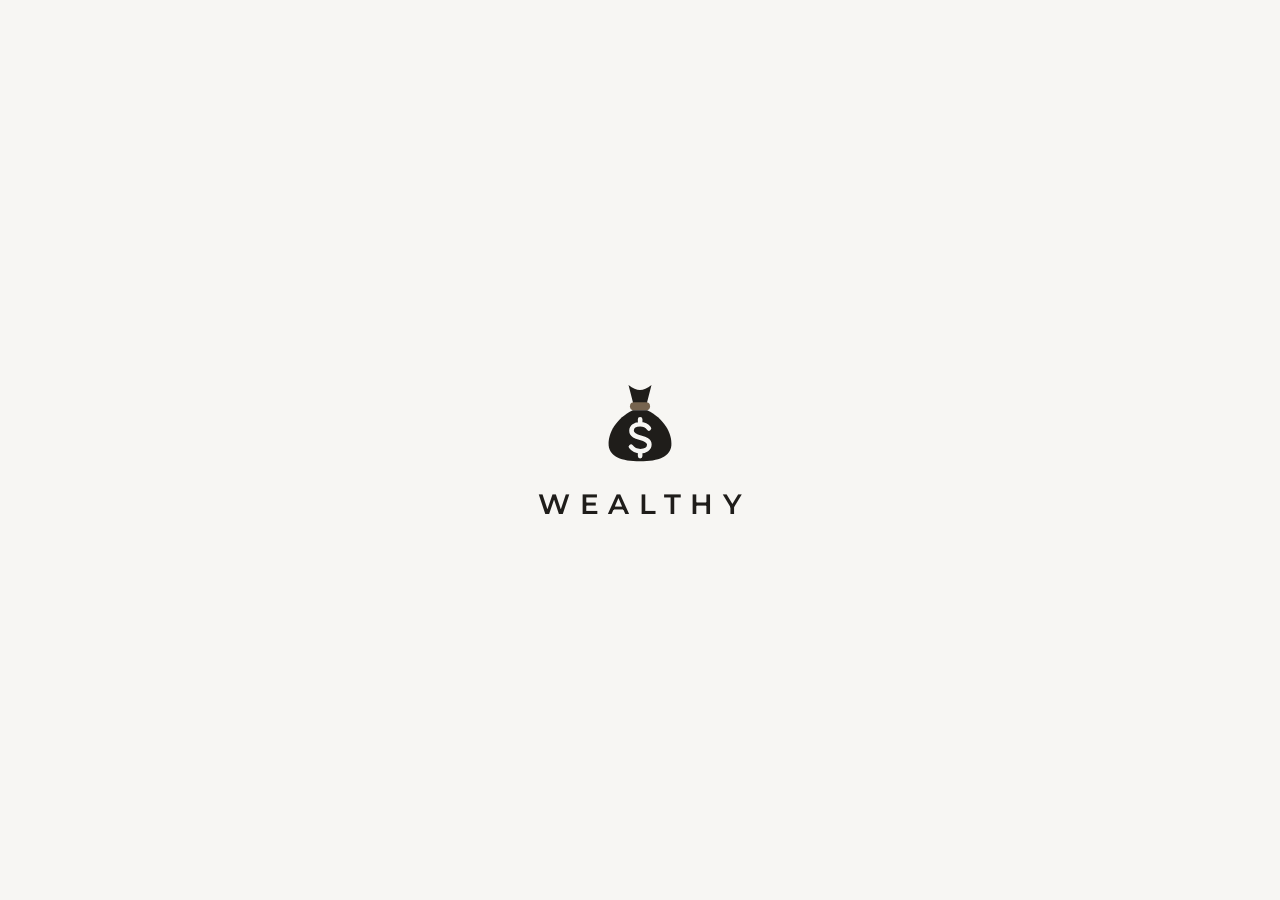
<file: index.html>
<!doctype html>
<html lang="en">
<head>
<meta charset="utf-8">
<meta name="viewport" content="width=device-width, initial-scale=1, viewport-fit=cover">
<title>Wealthy</title>
<meta name="description" content="Wealthy test version: see where a verified net worth would rank in a city, state, country and the world. Sample data only.">
<meta name="theme-color" content="#F7F6F3" media="(prefers-color-scheme: light)">
<meta name="theme-color" content="#161513" media="(prefers-color-scheme: dark)">
<meta name="apple-mobile-web-app-capable" content="yes">
<meta name="mobile-web-app-capable" content="yes">
<meta name="apple-mobile-web-app-status-bar-style" content="default">
<meta name="apple-mobile-web-app-title" content="Wealthy">
<link rel="manifest" href="manifest.webmanifest?v=3">
<link rel="icon" type="image/png" sizes="32x32" href="wealthy-favicon-32.png">
<link rel="icon" type="image/png" sizes="192x192" href="wealthy-icon-192.png">
<link rel="apple-touch-icon" sizes="180x180" href="wealthy-apple-touch-180.png?v=3">
<style>
/* Montserrat, SIL Open Font License 1.1 (see OFL.txt). Bundled so no font request goes to a third party. */
@font-face {
  font-family: 'Montserrat';
  font-style: normal;
  font-weight: 400 700;
  font-display: swap;
  src: url([data-uri]) format('woff2');
}
:root {
  --font: 'Gotham', 'Montserrat', 'Helvetica Neue', Helvetica, Arial, sans-serif;
  --ground: #F7F6F3;
  --surface: #FFFFFF;
  --surface-2: #EFECE6;
  --seg: #ECE8E1;
  --ink: #1F1D1A;
  --text-2: #3A3631;
  --muted: #67625A;
  --line: #E4E0D8;
  --line-soft: #ECE9E3;
  --border: #D9D4CC;
  --field-border: #8E877D;
  --accent: #76644F;
  --on-ink: #F7F6F3;
  --track-off: #8E877D;
  --knob-on: #FFFFFF;
  --error: #A3392B;
  --on-error: #FFFFFF;
  --mix-1: #76644F; --mix-2: #1F1D1A; --mix-3: #A89C8C; --mix-4: #C7BEB1; --mix-5: #DDD6CB;
  --av1: #DCD5CA; --av2: #D9CFC4; --av3: #CDD2D6; --av4: #D8CDCB; --av5: #D3D3C6; --av6: #D2CED6;
  --scrim: rgba(31, 29, 26, 0.4);
  --bill: #B9C2AE; --bill-edge: #7E8A72; --coin: #D6BF8E; --coin-edge: #9C8150;
  color-scheme: light dark;
  box-sizing: border-box;
  padding-top: env(safe-area-inset-top, 0px);
  padding-bottom: env(safe-area-inset-bottom, 0px);
}
@media (prefers-color-scheme: dark) {
  :root:not([data-theme="light"]) {
    --ground: #161513; --surface: #1F1D1A; --surface-2: #2A2723; --seg: #24221E;
    --ink: #F2EFE9; --text-2: #D8D3CA; --muted: #A8A399; --line: #34302B; --line-soft: #2B2824;
    --border: #3F3A34; --field-border: #7A746A; --accent: #C7B49A; --on-ink: #161513;
    --track-off: #7A746A; --knob-on: #161513; --error: #F2A193; --on-error: #161513;
    --mix-1: #C7B49A; --mix-2: #F2EFE9; --mix-3: #8C8172; --mix-4: #6A6157; --mix-5: #4A443D;
    --av1: #3A352E; --av2: #3B3430; --av3: #30353A; --av4: #3A3132; --av5: #34352D; --av6: #35323A;
    --scrim: rgba(0, 0, 0, 0.55);
    --bill: #56624F; --bill-edge: #94A288; --coin: #8A7650; --coin-edge: #CDB78F;
  }
}
:root[data-theme="dark"] {
  --ground: #161513; --surface: #1F1D1A; --surface-2: #2A2723; --seg: #24221E;
  --ink: #F2EFE9; --text-2: #D8D3CA; --muted: #A8A399; --line: #34302B; --line-soft: #2B2824;
  --border: #3F3A34; --field-border: #7A746A; --accent: #C7B49A; --on-ink: #161513;
  --track-off: #7A746A; --knob-on: #161513; --error: #F2A193; --on-error: #161513;
  --mix-1: #C7B49A; --mix-2: #F2EFE9; --mix-3: #8C8172; --mix-4: #6A6157; --mix-5: #4A443D;
  --av1: #3A352E; --av2: #3B3430; --av3: #30353A; --av4: #3A3132; --av5: #34352D; --av6: #35323A;
  --scrim: rgba(0, 0, 0, 0.55);
    --bill: #56624F; --bill-edge: #94A288; --coin: #8A7650; --coin-edge: #CDB78F;
}
*, *::before, *::after { box-sizing: inherit; }
[hidden] { display: none !important; }
html { height: 100%; overflow: hidden; overscroll-behavior: none; background: var(--ground); -webkit-text-size-adjust: 100%; }
body { margin: 0; height: 100%; overflow: hidden; overscroll-behavior: none; background: var(--ground); color: var(--ink); font-family: var(--font); font-size: 15px; line-height: 1.4; -webkit-font-smoothing: antialiased; -webkit-tap-highlight-color: transparent; }
button, input, textarea { font-family: inherit; }
a { color: inherit; }
img { max-width: 100%; }
:focus-visible { outline: 2px solid var(--accent); outline-offset: 2px; }
h1:focus, h1:focus-visible { outline: none; }
.sr { position: absolute; width: 1px; height: 1px; padding: 0; margin: -1px; overflow: hidden; clip: rect(0 0 0 0); white-space: nowrap; border: 0; }
.sr-file { position: absolute; width: 1px; height: 1px; opacity: 0; overflow: hidden; pointer-events: none; }
.skip-link { position: fixed; left: 12px; top: -80px; z-index: 60; padding: 10px 14px; border-radius: 10px; background: var(--ink); color: var(--on-ink); font-weight: 600; text-decoration: none; }
.skip-link:focus { top: calc(8px + env(safe-area-inset-top, 0px)); }

/* Layout */
.app { display: block; max-width: 440px; height: 100%; margin: 0 auto; overflow-y: auto; overflow-x: hidden; -webkit-overflow-scrolling: touch; overscroll-behavior-y: contain; scroll-padding-top: 12px; }
.screen { padding: 16px 20px 32px; display: flex; flex-direction: column; gap: 22px; }
.screen.has-tabs { padding-bottom: calc(104px + env(safe-area-inset-bottom, 0px)); }
.screen.has-dock { padding-bottom: calc(112px + env(safe-area-inset-bottom, 0px)); }
.screen--welcome { min-height: 100%; justify-content: space-between; padding: 16px 24px 24px; gap: 28px; }
.stack-lg { display: flex; flex-direction: column; gap: 28px; }
.stack-md { display: flex; flex-direction: column; gap: 14px; }
.stack-sm { display: flex; flex-direction: column; gap: 12px; }
.stack-xs { display: flex; flex-direction: column; gap: 6px; }
.stack-2 { display: flex; flex-direction: column; gap: 2px; }
.grow { flex: 1; min-width: 0; display: flex; flex-direction: column; gap: 2px; }
.center { text-align: center; align-items: center; }

/* Type */
.wordmark { font-weight: 600; font-size: 18px; letter-spacing: 0.32em; text-transform: uppercase; }
.wordmark--xl { font-size: 34px; letter-spacing: 0.3em; line-height: 1; }
.eyebrow { font-size: 12px; font-weight: 600; letter-spacing: 0.14em; text-transform: uppercase; color: var(--muted); }
.eyebrow--accent { color: var(--accent); font-weight: 700; }
.title { margin: 0; font-size: 40px; font-weight: 500; line-height: 1.05; letter-spacing: -0.02em; }
.h-xl { margin: 0; font-size: 32px; font-weight: 500; line-height: 1.12; letter-spacing: -0.02em; }
.h2 { margin: 0; font-size: 20px; font-weight: 500; letter-spacing: -0.01em; }
.lede { margin: 0; font-size: 15px; line-height: 1.55; color: var(--muted); }
.small { font-size: 12px; color: var(--muted); line-height: 1.45; }
.fine { margin: 0; font-size: 12px; line-height: 1.5; color: var(--muted); text-align: center; }
.opt-title { font-size: 15px; font-weight: 600; color: var(--ink); }
.ellipsis { white-space: nowrap; overflow: hidden; text-overflow: ellipsis; }
.demo-bar { margin: 0; padding: 8px 12px; border-radius: 10px; background: var(--surface-2); font-size: 12px; line-height: 1.45; color: var(--muted); }
.demo-bar strong { color: var(--ink); font-weight: 600; }
.error { margin: 0; font-size: 13px; font-weight: 600; line-height: 1.45; color: var(--error); }

/* Controls */
.topbar { display: flex; align-items: center; justify-content: space-between; min-height: 44px; }
.icon-btn { width: 44px; height: 44px; flex-shrink: 0; border-radius: 22px; border: 1px solid var(--border); background: transparent; color: var(--ink); display: inline-flex; align-items: center; justify-content: center; padding: 0; cursor: pointer; text-decoration: none; }
.icon-btn--solid { background: var(--ink); border-color: var(--ink); color: var(--on-ink); }
.btn { width: 100%; min-height: 54px; padding: 0 20px; border-radius: 27px; border: 1px solid transparent; font-size: 16px; font-weight: 700; line-height: 1.2; display: inline-flex; align-items: center; justify-content: center; text-align: center; text-decoration: none; cursor: pointer; }
.btn--primary { background: var(--ink); color: var(--on-ink); }
.btn--outline { background: transparent; color: var(--ink); border-color: var(--border); min-height: 48px; font-size: 15px; font-weight: 600; }
.btn--danger { background: var(--error); color: var(--on-error); }
.btn--sm { width: auto; min-height: 44px; padding: 0 18px; border-radius: 22px; font-size: 14px; font-weight: 600; }
.btn--text { width: auto; min-height: 44px; padding: 0; background: none; border: 0; color: var(--muted); font-size: 14px; font-weight: 600; text-decoration: underline; text-underline-offset: 3px; align-self: flex-start; }
.row-btns { display: flex; gap: 10px; flex-wrap: wrap; }
.row-btns.full > * { flex: 1; }
.pill { padding: 6px 10px; border-radius: 999px; border: 1px solid var(--border); font-size: 12px; font-weight: 600; color: var(--muted); white-space: nowrap; }
.pill--accent { color: var(--accent); }
.seg { display: grid; grid-template-columns: repeat(4, minmax(0, 1fr)); gap: 4px; padding: 4px; background: var(--seg); border-radius: 14px; }
.seg button { min-height: 44px; border: 0; border-radius: 10px; background: transparent; color: var(--muted); font-size: 14px; font-weight: 600; cursor: pointer; }
.seg button[aria-pressed="true"] { background: var(--ink); color: var(--on-ink); }
.chips-row { display: flex; flex-wrap: wrap; gap: 8px; }
.chip-btn { min-height: 44px; padding: 0 16px; border-radius: 22px; border: 1px solid var(--border); background: transparent; color: var(--ink); font-size: 14px; font-weight: 600; cursor: pointer; }
.chip-btn[aria-pressed="true"] { background: var(--ink); border-color: var(--ink); color: var(--on-ink); }
.chips { display: flex; flex-wrap: wrap; gap: 8px; }
.chip { padding: 8px 14px; border-radius: 999px; border: 1px solid var(--border); font-size: 13px; }
.inline-link { color: var(--ink); font-weight: 600; text-underline-offset: 2px; }

/* Cards and rows */
.card { background: var(--surface); border: 1px solid var(--line); border-radius: 20px; padding: 20px; display: flex; flex-direction: column; gap: 16px; }
.card--tight { gap: 10px; }
.card-top { display: flex; flex-wrap: wrap; justify-content: space-between; align-items: flex-start; gap: 12px; }
.card-note { margin: 0; display: flex; gap: 8px; align-items: flex-start; font-size: 12px; line-height: 1.45; color: var(--muted); border-top: 1px solid var(--line); padding-top: 12px; }
.card-note svg { flex-shrink: 0; margin-top: 1px; }
.rank-num { font-size: 42px; font-weight: 600; line-height: 1.05; letter-spacing: -0.02em; color: var(--accent); font-variant-numeric: lining-nums tabular-nums; }
.stat-grid { display: grid; grid-template-columns: repeat(2, minmax(0, 1fr)); gap: 12px; border-top: 1px solid var(--line); padding-top: 14px; }
.stat-big { font-size: 20px; font-weight: 600; }
.list-head { display: flex; justify-content: space-between; align-items: baseline; gap: 12px; padding-bottom: 8px; border-bottom: 1px solid var(--line); }
.row { display: flex; align-items: center; gap: 12px; min-height: 66px; border-bottom: 1px solid var(--line-soft); }
.row:last-child { border-bottom: 0; }
.row .rank { width: 24px; flex-shrink: 0; font-size: 18px; font-weight: 600; font-variant-numeric: tabular-nums; }
.name-line { display: flex; align-items: center; gap: 6px; min-width: 0; }
.name { font-size: 15px; font-weight: 600; white-space: nowrap; overflow: hidden; text-overflow: ellipsis; }
.end { display: flex; flex-direction: column; align-items: flex-end; gap: 2px; flex-shrink: 0; }
.amount { font-size: 15px; font-weight: 600; font-variant-numeric: tabular-nums; }
.amount--muted { color: var(--muted); }
.move { font-size: 12px; font-weight: 600; color: var(--muted); }
.move--up { color: var(--accent); }
.status-flag { font-size: 12px; font-weight: 600; color: var(--accent); }
.verified { flex-shrink: 0; }
.verified circle { fill: var(--ink); }
.verified path { fill: none; stroke: var(--ground); }
.avatar { border-radius: 50%; display: inline-flex; align-items: center; justify-content: center; font-weight: 700; color: var(--ink); flex-shrink: 0; overflow: hidden; }
.avatar img { width: 100%; height: 100%; object-fit: cover; display: block; }
.avatar--ring { border: 2px solid var(--accent); }
.icon-box { width: 40px; height: 40px; border-radius: 12px; background: var(--surface-2); color: var(--ink); display: flex; align-items: center; justify-content: center; flex-shrink: 0; }

/* Welcome */
.ladder { display: flex; flex-direction: column; }
.ladder-row { display: flex; justify-content: space-between; align-items: baseline; padding-top: 12px; padding-bottom: 12px; border-top: 1px solid var(--line); font-size: 24px; font-weight: 500; letter-spacing: -0.01em; }
.ladder-row:last-child { border-bottom: 1px solid var(--line); }
.ladder-hash { color: var(--accent); font-size: 20px; }
.footer-links { display: flex; flex-wrap: wrap; justify-content: center; gap: 0 18px; }
.footer-links a { display: inline-flex; align-items: center; min-height: 32px; font-size: 12px; font-weight: 600; color: var(--muted); text-underline-offset: 2px; }

/* Forms and onboarding */
.step-head { display: flex; align-items: center; gap: 14px; }
.progress { display: grid; grid-template-columns: repeat(3, minmax(0, 1fr)); gap: 4px; margin-top: 4px; }
.progress span { height: 4px; border-radius: 2px; background: var(--line); }
.progress span.on { background: var(--accent); }
.opts { display: flex; flex-direction: column; }
.opt { display: flex; align-items: center; gap: 12px; width: 100%; min-height: 68px; padding: 0; border: 0; border-bottom: 1px solid var(--line-soft); background: transparent; color: var(--ink); text-align: left; cursor: pointer; }
.opt:last-child { border-bottom: 0; }
.linked { display: inline-flex; align-items: center; gap: 4px; font-size: 13px; font-weight: 600; color: var(--accent); flex-shrink: 0; }
.chev { color: var(--muted); display: inline-flex; flex-shrink: 0; }
.note { display: flex; gap: 12px; align-items: flex-start; padding: 14px; border-radius: 14px; background: var(--surface-2); }
.note p { margin: 0; font-size: 13px; line-height: 1.45; color: var(--muted); }
.note svg { flex-shrink: 0; margin-top: 1px; }
.dock { position: fixed; left: 50%; bottom: 0; transform: translateX(-50%); width: 100%; max-width: 440px; padding: 12px 20px calc(16px + env(safe-area-inset-bottom, 0px)); background: var(--ground); border-top: 1px solid var(--line); z-index: 10; }
.photo-row { display: flex; align-items: center; gap: 14px; flex-wrap: wrap; }
.field { display: flex; flex-direction: column; gap: 8px; }
.field label { font-size: 13px; font-weight: 600; }
.input { width: 100%; min-height: 48px; padding: 0 14px; border-radius: 12px; border: 1px solid var(--field-border); background: var(--surface); color: var(--ink); font-size: 16px; }
.input::placeholder { color: var(--muted); opacity: 1; }
.input[aria-invalid="true"] { border-color: var(--error); border-width: 2px; }
.textarea { min-height: 128px; padding: 12px 14px; line-height: 1.5; resize: none; }
fieldset { border: 0; margin: 0; padding: 0; min-width: 0; display: flex; flex-direction: column; gap: 8px; }
legend { padding: 0; margin-bottom: 10px; font-size: 20px; font-weight: 500; letter-spacing: -0.01em; }
.radio { display: flex; align-items: center; gap: 12px; min-height: 58px; padding: 0 14px; border-radius: 14px; border: 1px solid var(--line); cursor: pointer; }
.radio.is-on { border-color: var(--accent); background: var(--surface); }
.radio input { width: 20px; height: 20px; margin: 0; flex-shrink: 0; accent-color: var(--accent); }
.check { display: flex; gap: 12px; align-items: flex-start; padding: 10px 0; font-size: 14px; line-height: 1.5; cursor: pointer; }
.check input { width: 22px; height: 22px; margin: 1px 0 0; flex-shrink: 0; accent-color: var(--accent); }
.check a { color: var(--ink); font-weight: 600; }
.switch-row { display: flex; align-items: center; gap: 14px; min-height: 72px; border-bottom: 1px solid var(--line-soft); }
.switch { min-width: 56px; min-height: 44px; padding: 0; border: 0; background: transparent; display: flex; align-items: center; justify-content: center; cursor: pointer; flex-shrink: 0; }
.switch .track { width: 52px; height: 32px; border-radius: 16px; padding: 3px; background: var(--track-off); display: flex; justify-content: flex-start; transition: background-color 0.2s; }
.switch[aria-checked="true"] .track { background: var(--accent); justify-content: flex-end; }
.switch .knob { width: 26px; height: 26px; border-radius: 13px; background: #FFFFFF; box-shadow: 0 1px 2px rgba(0, 0, 0, 0.25); }
.switch[aria-checked="true"] .knob { background: var(--knob-on); }
.link-list { display: flex; flex-direction: column; }
.link-list a { display: flex; align-items: center; justify-content: space-between; gap: 12px; min-height: 52px; border-bottom: 1px solid var(--line-soft); text-decoration: none; font-size: 15px; font-weight: 600; }
.link-list a:last-child { border-bottom: 0; }
.details { margin: 0; display: flex; flex-direction: column; }
.details div { padding: 12px 0; border-bottom: 1px solid var(--line-soft); }
.details dt { font-size: 12px; font-weight: 600; letter-spacing: 0.06em; text-transform: uppercase; color: var(--muted); }
.details dd { margin: 4px 0 0; font-size: 15px; overflow-wrap: anywhere; }

/* Brand */
.brand { display: inline-flex; align-items: center; gap: 10px; color: var(--ink); }
.bag { flex-shrink: 0; }
.bag .bag-body { fill: currentColor; }
.bag .bag-band { fill: var(--accent); }
.bag .bag-sign { fill: none; stroke: var(--ground); stroke-width: 3.2; stroke-linecap: round; stroke-linejoin: round; }
.welcome-brand { display: flex; align-items: center; gap: 14px; color: var(--ink); }

/* Load-in screen */
.splash { position: fixed; inset: 0; z-index: 100; background: var(--ground); display: flex; align-items: center; justify-content: center; overflow: hidden; transition: opacity 0.45s ease; cursor: pointer; }
.splash.is-leaving { opacity: 0; pointer-events: none; }
.splash-rain { position: absolute; inset: 0; z-index: 1; pointer-events: none; }
.splash-mark { position: relative; z-index: 2; display: flex; flex-direction: column; align-items: center; gap: 18px; color: var(--ink); animation: mark-in 0.7s cubic-bezier(0.2, 0.8, 0.2, 1) both; }
.splash-word { font-weight: 600; font-size: 28px; letter-spacing: 0.34em; padding-left: 0.34em; text-transform: uppercase; }
@keyframes mark-in { from { opacity: 0; transform: translateY(12px) scale(0.94); } to { opacity: 1; transform: none; } }
.money { position: absolute; top: 0; left: var(--x); width: var(--w); animation: fall var(--t) cubic-bezier(0.35, 0.05, 0.6, 1) var(--d) both; will-change: transform; }
.money svg { display: block; width: 100%; height: auto; }
@keyframes fall { from { transform: translate3d(0, -20vh, 0) rotate(var(--r0)); } to { transform: translate3d(var(--drift), 112vh, 0) rotate(var(--r1)); } }
.bill { fill: var(--bill); stroke: var(--bill-edge); stroke-width: 1.5; }
.bill-line, .coin-line { fill: none; stroke-width: 1; }
.bill-line, .bill-mark { stroke: var(--bill-edge); }
.coin { fill: var(--coin); stroke: var(--coin-edge); stroke-width: 1.5; }
.coin-line, .coin-mark { stroke: var(--coin-edge); }
.bill-mark, .coin-mark { fill: none; stroke-width: 1.6; stroke-linecap: round; }

/* Feed */
.update-text { margin: 0; font-size: 21px; font-weight: 500; line-height: 1.3; letter-spacing: -0.01em; }
.feed-tabs { display: grid; grid-template-columns: repeat(4, minmax(0, 1fr)); margin: 0 -20px; padding: 0 6px; border-bottom: 1px solid var(--line); }
.feed-tab { position: relative; min-height: 48px; padding: 0 2px; border: 0; background: transparent; color: var(--muted); font-size: 14px; font-weight: 600; cursor: pointer; }
.feed-tab[aria-pressed="true"] { color: var(--ink); font-weight: 700; }
.feed-tab[aria-pressed="true"]::after { content: ''; position: absolute; left: 50%; bottom: -1px; width: 44px; height: 3px; border-radius: 2px; background: var(--accent); transform: translateX(-50%); }
.feed-list { display: flex; flex-direction: column; margin: -10px -20px 0; }
.post { display: flex; gap: 12px; padding: 14px 20px 10px; border-bottom: 1px solid var(--line-soft); }
.post-main { flex: 1; min-width: 0; display: flex; flex-direction: column; gap: 8px; }
.post-head { display: flex; align-items: center; gap: 10px; min-width: 0; }
.who { flex: 1; min-width: 0; display: flex; flex-direction: column; gap: 1px; }
.handle { font-size: 13px; color: var(--muted); white-space: nowrap; overflow: hidden; text-overflow: ellipsis; }
.follow-btn { flex-shrink: 0; min-height: 36px; padding: 0 14px; border-radius: 18px; border: 1px solid var(--border); background: transparent; color: var(--ink); font-size: 13px; font-weight: 600; cursor: pointer; }
.follow-btn[aria-pressed="false"] { background: var(--ink); border-color: var(--ink); color: var(--on-ink); }
.badge { align-self: flex-start; display: inline-flex; align-items: center; gap: 6px; padding: 4px 10px 4px 7px; border-radius: 999px; background: var(--surface-2); color: var(--accent); font-size: 12px; font-weight: 700; }
.badge svg { width: 15px; height: 15px; flex-shrink: 0; }
.post-body { margin: 0; font-size: 15px; line-height: 1.5; color: var(--ink); overflow-wrap: anywhere; white-space: pre-wrap; }
.media { margin: 2px 0 0; border-radius: 16px; overflow: hidden; border: 1px solid var(--line); }
.media svg { display: block; width: 100%; height: auto; }
.sample-tag { font-size: 12px; color: var(--muted); }
.actions { display: flex; justify-content: space-between; max-width: 330px; margin-left: -10px; }
.act { min-height: 44px; padding: 0 10px; border: 0; background: transparent; color: var(--muted); display: inline-flex; align-items: center; gap: 6px; font-size: 13px; font-weight: 600; cursor: pointer; }
.act[aria-pressed="true"] { color: var(--accent); }
.act[aria-pressed="true"] svg path { fill: currentColor; }
.act--repost[aria-pressed="true"] svg path { fill: none; }
.act--flex .flex-ic--on .flex-fill { fill: currentColor; }
.act--flex .flex-ic .flex-sign { fill: none; }
.act--flex .flex-ic--on .flex-sign { stroke: var(--ground); stroke-width: 4.5; stroke-linecap: round; stroke-linejoin: round; }
.icon-btn--plain { width: 44px; height: 44px; margin-right: -10px; border-color: transparent; color: var(--muted); }
.icon-btn--plain svg circle { fill: currentColor; stroke: none; }
.btn--center { align-self: center; }
.feed-list--profile { margin: 0 -20px; border-top: 1px solid var(--line-soft); }
.empty--card { padding: 20px; border: 1px dashed var(--border); border-radius: 16px; }
.compose-tip { display: flex; align-items: center; gap: 6px; margin: 0; }
.compose-tip svg { width: 14px; height: 14px; color: var(--accent); flex-shrink: 0; }
.boost-btn { align-self: flex-start; display: inline-flex; align-items: center; gap: 6px; min-height: 36px; padding: 0 14px; border-radius: 18px; border: 1px solid var(--accent); background: transparent; color: var(--accent); font-size: 13px; font-weight: 700; cursor: pointer; }
.boost-btn svg { width: 15px; height: 15px; }
.boost-wait { align-self: flex-start; display: inline-flex; align-items: center; gap: 6px; font-size: 12px; font-weight: 600; color: var(--muted); }
.boost-wait svg { width: 13px; height: 13px; }
.boost-label { align-self: flex-start; display: inline-flex; align-items: center; gap: 5px; padding: 3px 10px 3px 7px; border-radius: 999px; background: var(--ink); color: var(--on-ink); font-size: 11px; font-weight: 700; letter-spacing: 0.06em; text-transform: uppercase; }
.boost-label svg { width: 13px; height: 13px; }
.post--boosted { box-shadow: inset 3px 0 0 var(--accent); }
.stepper-row { display: flex; align-items: center; justify-content: space-between; gap: 12px; }
.stepper-val { font-size: 24px; font-weight: 600; font-variant-numeric: tabular-nums; }
.boost-total { display: flex; justify-content: space-between; align-items: baseline; padding-top: 12px; border-top: 1px solid var(--line); font-size: 15px; font-weight: 600; }
.boost-total strong { font-size: 28px; font-variant-numeric: tabular-nums; }
.note-line { margin: 0; font-size: 13px; color: var(--muted); }
.icon-btn:disabled { opacity: 0.4; cursor: not-allowed; }
.btn:disabled { opacity: 0.5; cursor: not-allowed; }
.btn--inline { display: inline; min-height: 0; padding: 0; font-size: inherit; vertical-align: baseline; }
.legal-body { font-size: 15px; line-height: 1.6; color: var(--text-2); overflow-wrap: anywhere; }
.legal-body h2 { margin: 28px 0 8px; font-size: 19px; font-weight: 600; line-height: 1.3; color: var(--ink); }
.legal-body h3 { margin: 18px 0 6px; font-size: 15px; font-weight: 700; color: var(--ink); }
.legal-body p { margin: 0 0 12px; }
.legal-body ul { margin: 0 0 12px; padding-left: 20px; }
.legal-body li { margin-bottom: 6px; }
.legal-body strong { color: var(--ink); }
.legal-body a { color: var(--ink); font-weight: 600; text-underline-offset: 2px; }
.legal-body .summary { background: var(--surface); border: 1px solid var(--line); border-radius: 16px; padding: 4px 16px 4px; margin-bottom: 14px; }
.legal-body .summary h2 { margin-top: 14px; }
.legal-body .notice { background: var(--surface-2); border-radius: 12px; padding: 12px 14px; margin: 0 0 12px; font-size: 14px; }
.legal-body .table-wrap { overflow-x: auto; margin: 0 0 14px; border: 1px solid var(--line); border-radius: 12px; }
.legal-body table { border-collapse: collapse; width: 100%; min-width: 480px; font-size: 13px; }
.legal-body th, .legal-body td { text-align: left; vertical-align: top; padding: 8px 10px; border-bottom: 1px solid var(--line-soft); }
.legal-body th { color: var(--ink); font-weight: 700; }
.legal-body code { font-size: 12px; }
.trap { position: absolute; left: -10000px; top: auto; width: 1px; height: 1px; overflow: hidden; }
.sheet-options { display: flex; flex-direction: column; border-top: 1px solid var(--line-soft); }
.sheet-option { min-height: 52px; padding: 0 4px; border: 0; border-bottom: 1px solid var(--line-soft); background: transparent; color: var(--ink); font-size: 15px; font-weight: 600; text-align: left; cursor: pointer; }
.sheet-option--danger { color: var(--error); }
.empty { display: flex; flex-direction: column; align-items: flex-start; gap: 12px; padding: 24px 20px; }
.pop { animation: pop-in 0.55s cubic-bezier(0.2, 0.9, 0.25, 1.15) both; }
@keyframes pop-in { from { opacity: 0; transform: translateY(-14px) scale(0.97); background: var(--surface-2); } to { opacity: 1; transform: none; background: transparent; } }
.sk-post { display: flex; gap: 12px; padding: 16px 20px; border-bottom: 1px solid var(--line-soft); }
.sk { display: block; border-radius: 8px; background: linear-gradient(90deg, var(--surface-2) 0%, var(--line) 50%, var(--surface-2) 100%); background-size: 200% 100%; animation: shimmer 1.1s linear infinite; }
.sk-av { width: 44px; height: 44px; border-radius: 22px; flex-shrink: 0; }
.sk-lines { flex: 1; display: flex; flex-direction: column; gap: 9px; padding-top: 4px; }
.sk-l1 { height: 12px; width: 50%; }
.sk-l2 { height: 12px; width: 88%; }
.sk-l3 { height: 12px; width: 70%; }
.sk-media { height: 150px; border-radius: 16px; }
@keyframes shimmer { from { background-position: 100% 0; } to { background-position: -100% 0; } }
.new-pill { position: fixed; top: calc(72px + env(safe-area-inset-top, 0px)); white-space: nowrap; left: 50%; z-index: 15; display: inline-flex; align-items: center; gap: 10px; min-height: 44px; padding: 0 18px 0 8px; border: 0; border-radius: 22px; background: var(--ink); color: var(--on-ink); font-size: 14px; font-weight: 600; box-shadow: 0 8px 22px rgba(0, 0, 0, 0.2); transform: translateX(-50%); cursor: pointer; animation: pill-in 0.35s ease both; }
.pill-faces { display: flex; }
.pill-faces .avatar { border: 2px solid var(--ink); margin-left: -9px; }
.pill-faces .avatar:first-child { margin-left: 0; }
@keyframes pill-in { from { opacity: 0; transform: translate(-50%, -10px); } to { opacity: 1; transform: translate(-50%, 0); } }
.fab { position: fixed; right: max(20px, calc((100vw - 440px) / 2 + 20px)); bottom: calc(86px + env(safe-area-inset-bottom, 0px)); z-index: 12; width: 56px; height: 56px; border: 0; border-radius: 28px; background: var(--ink); color: var(--on-ink); display: flex; align-items: center; justify-content: center; box-shadow: 0 8px 22px rgba(0, 0, 0, 0.22); cursor: pointer; }
.ms-pick legend { font-size: 13px; font-weight: 600; margin-bottom: 8px; }
.ms-chips { display: flex; flex-wrap: wrap; gap: 8px; }
.ms-chip { position: relative; }
.ms-chip input { position: absolute; opacity: 0; width: 1px; height: 1px; }
.ms-chip span { display: inline-flex; align-items: center; min-height: 36px; padding: 0 12px; border-radius: 18px; border: 1px solid var(--border); font-size: 13px; font-weight: 600; cursor: pointer; }
.ms-chip input:checked + span { background: var(--ink); border-color: var(--ink); color: var(--on-ink); }
.ms-chip input:focus-visible + span { outline: 2px solid var(--accent); outline-offset: 2px; }

/* Milestone illustrations (original artwork, drawn in code) */
.art .a-bg { fill: var(--surface-2); }
.art .a-soft { fill: var(--mix-4); }
.art .a-muted { fill: var(--mix-3); }
.art .a-paper { fill: var(--surface); }
.art .a-ink { fill: var(--ink); }
.art .a-accent { fill: var(--accent); }
.art .a-line { fill: none; stroke: var(--ink); stroke-width: 3; stroke-linecap: round; stroke-linejoin: round; }
.art .a-dash { fill: none; stroke: var(--surface); stroke-width: 4; stroke-linecap: round; }
.art .a-base { fill: none; stroke: var(--ink); stroke-width: 2; }
.art .a-zero { fill: none; stroke: var(--muted); stroke-width: 2; stroke-dasharray: 6 6; }
.art .a-rise { fill: none; stroke: var(--accent); stroke-width: 5; stroke-linecap: round; }
.art .a-ring { fill: none; stroke: var(--accent); stroke-width: 2; }
.art .a-stamp { fill: none; stroke: var(--accent); stroke-width: 3; }
.art text { font-family: var(--font); font-weight: 700; text-anchor: middle; }
.art .a-text { fill: var(--on-ink); }
.art .a-text-ink { fill: var(--ink); }
.art .a-text-accent { fill: var(--accent); }
.art .a-end { text-anchor: end; }

/* Wealth */
.big-num { margin: 0; font-size: 40px; font-weight: 500; line-height: 1.05; letter-spacing: -0.02em; font-variant-numeric: lining-nums tabular-nums; }
.totals { display: grid; grid-template-columns: repeat(2, minmax(0, 1fr)); gap: 12px; padding: 14px 0; border-top: 1px solid var(--line); border-bottom: 1px solid var(--line); }
.total { font-size: 19px; font-weight: 600; font-variant-numeric: tabular-nums; }
.mix-bar { display: flex; gap: 2px; height: 12px; border-radius: 6px; overflow: hidden; }
.legend { display: grid; grid-template-columns: repeat(2, minmax(0, 1fr)); column-gap: 20px; row-gap: 8px; margin: 0; padding: 0; list-style: none; }
.legend-item { display: flex; align-items: center; gap: 8px; font-size: 13px; }
.swatch { width: 10px; height: 10px; border-radius: 3px; flex-shrink: 0; }
.push { margin-left: auto; }

/* Profile */
.profile-head { display: flex; flex-direction: column; align-items: center; gap: 14px; text-align: center; }
.avatar-wrap { position: relative; width: 104px; height: 104px; }
.camera { position: absolute; right: -6px; bottom: -6px; width: 44px; height: 44px; border-radius: 22px; border: 3px solid var(--ground); background: var(--ink); color: var(--on-ink); display: flex; align-items: center; justify-content: center; cursor: pointer; padding: 0; }
.profile-name { margin: 0; font-size: 30px; font-weight: 500; line-height: 1.15; letter-spacing: -0.01em; overflow-wrap: anywhere; }
.counts { display: flex; gap: 24px; font-size: 14px; color: var(--muted); }
.counts strong { color: var(--ink); font-size: 16px; }
.nw { font-size: 40px; font-weight: 600; line-height: 1.05; letter-spacing: -0.02em; font-variant-numeric: lining-nums; }
.tiles { display: grid; grid-template-columns: repeat(2, minmax(0, 1fr)); gap: 10px; }
.tile { background: var(--surface); border: 1px solid var(--line); border-radius: 16px; padding: 14px; display: flex; flex-direction: column; gap: 4px; }
.tile-rank { font-size: 22px; font-weight: 600; letter-spacing: -0.01em; color: var(--accent); font-variant-numeric: lining-nums; }
.only-you { align-self: flex-start; margin-top: 4px; padding: 2px 8px; border-radius: 999px; border: 1px solid var(--border); font-size: 11px; font-weight: 600; color: var(--muted); }

/* Tab bar, sheet, consent, toast */
.tabbar { position: fixed; left: 50%; bottom: 0; transform: translateX(-50%); width: 100%; max-width: 440px; display: grid; grid-template-columns: repeat(4, minmax(0, 1fr)); padding: 8px 8px calc(10px + env(safe-area-inset-bottom, 0px)); background: var(--ground); border-top: 1px solid var(--line); z-index: 10; }
.tabbar a { display: flex; flex-direction: column; align-items: center; justify-content: center; gap: 4px; min-height: 48px; text-decoration: none; color: var(--muted); font-size: 11px; font-weight: 600; letter-spacing: 0.03em; }
.tabbar a[aria-current="page"] { color: var(--ink); font-weight: 700; }
.tabbar a[aria-current="page"] svg { color: var(--accent); }
.sheet-backdrop { position: fixed; inset: 0; background: var(--scrim); z-index: 20; display: flex; align-items: flex-end; justify-content: center; }
.sheet { width: 100%; max-width: 440px; max-height: 90%; overflow-y: auto; background: var(--ground); border-radius: 20px 20px 0 0; padding: 20px 20px calc(20px + env(safe-area-inset-bottom, 0px)); display: flex; flex-direction: column; gap: 14px; }
.sheet-head, .sheet-foot { display: flex; align-items: center; justify-content: space-between; gap: 12px; }
.sheet-btns { display: grid; grid-template-columns: 1fr 1fr; gap: 10px; }
.sheet-btns .btn { width: 100%; }
.consent { position: fixed; left: 50%; bottom: 0; transform: translateX(-50%); width: 100%; max-width: 440px; z-index: 40; background: var(--surface); border-top: 1px solid var(--line); box-shadow: 0 -6px 20px rgba(0, 0, 0, 0.08); padding: 16px 20px calc(16px + env(safe-area-inset-bottom, 0px)); display: flex; flex-direction: column; gap: 12px; }
.consent h2 { margin: 0; font-size: 16px; font-weight: 600; }
.consent p { margin: 0; font-size: 13px; line-height: 1.5; color: var(--text-2); }
.consent-btns { display: grid; grid-template-columns: 1fr 1fr; gap: 10px; }
.consent-btns .btn { width: 100%; }
.toast { position: fixed; left: 50%; bottom: calc(104px + env(safe-area-inset-bottom, 0px)); transform: translate(-50%, 8px); max-width: calc(100% - 40px); padding: 10px 16px; border-radius: 999px; background: var(--ink); color: var(--on-ink); font-size: 13px; font-weight: 600; text-align: center; opacity: 0; pointer-events: none; transition: opacity 0.2s, transform 0.2s; z-index: 50; }
.toast.show { opacity: 1; transform: translate(-50%, 0); }

/* Front page for visitors */
.hero { display: grid; gap: 24px; grid-template-areas: "bar" "brand" "art" "copy" "actions"; }
.hero > .demo-bar { grid-area: bar; margin: 0; }
.hero > .welcome-brand { grid-area: brand; }
.hero-art { grid-area: art; }
.hero-copy { grid-area: copy; }
.hero > .hero-actions { grid-area: actions; }
.land-section { display: flex; flex-direction: column; gap: 16px; padding-top: 28px; border-top: 1px solid var(--line); }
.land-grid { list-style: none; margin: 0; padding: 0; display: grid; gap: 12px; }
.land-card { background: var(--surface); border: 1px solid var(--line); border-radius: 18px; padding: 18px; display: flex; flex-direction: column; gap: 6px; }
.land-num { width: 30px; height: 30px; border-radius: 15px; background: var(--ink); color: var(--on-ink); display: flex; align-items: center; justify-content: center; font-size: 14px; font-weight: 700; }
.land-title { margin: 4px 0 0; font-size: 17px; font-weight: 600; line-height: 1.3; }
.land-list { list-style: none; margin: 0; padding: 0; display: flex; flex-direction: column; gap: 16px; }
.land-list li { display: flex; gap: 12px; align-items: flex-start; }
.land-list .land-title { margin-top: 0; }
.land-tick { flex-shrink: 0; margin-top: 2px; color: var(--accent); }
.land-cta { display: flex; flex-direction: column; gap: 16px; padding: 24px; border-radius: 20px; background: var(--surface); border: 1px solid var(--line); }
.land-foot { display: flex; flex-direction: column; align-items: center; gap: 8px; text-align: center; }
.tabbar .nav-brand, .tabbar .nav-post { display: none; }
.col-main, .col-side { display: flex; flex-direction: column; gap: 22px; min-width: 0; }
.desk-only { display: none !important; }
.rail-row { display: flex; justify-content: space-between; align-items: baseline; padding: 8px 0; border-bottom: 1px solid var(--line-soft); }
.rail-rank { font-size: 17px; font-weight: 600; color: var(--accent); font-variant-numeric: tabular-nums; }

/* Computers and wide tablets */
@media (min-width: 960px) {
  .app { max-width: 480px; }
  body.on-welcome .app { max-width: 1120px; }
  .screen--welcome { padding: 40px 48px 48px; gap: 56px; min-height: 0; }
  .hero { grid-template-columns: 1fr 1fr; column-gap: 80px; row-gap: 22px; grid-template-areas: "bar bar" "brand art" "copy art" "actions art"; align-items: start; padding-top: 12px; }
  .hero-art { align-self: center; }
  .hero .h-xl { font-size: 52px; }
  .hero .lede { font-size: 18px; }
  .hero-actions { max-width: 420px; }
  .land-grid { grid-template-columns: repeat(3, minmax(0, 1fr)); }
  .land-list { display: grid; grid-template-columns: repeat(3, minmax(0, 1fr)); gap: 24px; }
  .land-cta { flex-direction: row; align-items: center; justify-content: space-between; padding: 32px 40px; }
  .land-cta .hero-actions { flex: 0 0 380px; }

  body.with-nav .app { max-width: none; margin: 0; padding-left: 248px; }
  body.with-nav .app > .screen { max-width: 640px; margin: 0 auto; padding-top: 28px; }
  body.with-nav .screen.has-tabs { padding-bottom: 56px; }
  body.with-nav .topbar .brand { visibility: hidden; }
  .tabbar { left: 0; right: auto; top: 0; bottom: 0; transform: none; width: 248px; max-width: none; display: flex; flex-direction: column; gap: 4px; padding: 28px 16px; border-top: 0; border-right: 1px solid var(--line); }
  .tabbar .nav-brand { display: flex; flex-direction: row; justify-content: flex-start; align-items: center; gap: 10px; min-height: 48px; padding: 0 14px; margin-bottom: 18px; color: var(--ink); }
  .tabbar .nav-brand .wordmark { font-size: 16px; }
  .tabbar a { flex-direction: row; justify-content: flex-start; gap: 14px; min-height: 50px; padding: 0 14px; border-radius: 14px; font-size: 15px; letter-spacing: 0; }
  .tabbar a[data-tab]:hover { background: var(--surface); color: var(--ink); }
  .tabbar a[aria-current="page"] { background: var(--surface); }
  body.with-nav .fab { display: none; }
  .tabbar .nav-post { display: inline-flex; align-items: center; justify-content: center; gap: 8px; margin-top: 18px; min-height: 50px; width: 100%; }
  .tabbar .nav-post svg { width: 18px; height: 18px; }
  body.with-nav .new-pill { left: calc(50% + 124px); }
  body.with-nav .toast { left: calc(50% + 124px); bottom: 32px; }
  .sheet-backdrop { align-items: center; }
  .sheet { max-width: 520px; border-radius: 20px; max-height: 86%; }
}
@media (min-width: 1180px) {
  .desk-only { display: flex !important; }
  .mob-only { display: none; }
  body.with-nav .app > .screen.wide { max-width: 1120px; display: grid; grid-template-columns: minmax(0, 1fr) minmax(0, 1fr); column-gap: 48px; row-gap: 22px; align-items: start; }
  .screen.wide > .topbar, .screen.wide > .demo-bar { grid-column: 1 / -1; }
  .screen.wide > .col-main { grid-column: 1; grid-row: 3; }
  .screen.wide > .col-side { grid-column: 2; grid-row: 3; }
  body.with-nav .app > .screen--feed.wide { grid-template-columns: minmax(0, 1fr) 340px; }
  .screen--feed > .col-side { position: sticky; top: 24px; }
  .screen.wide .feed-tabs { margin: 0; padding: 0; }
  .screen.wide .feed-list { margin: 0; }
  .screen.wide .feed-list .post { padding-left: 0; padding-right: 0; }
  .screen.wide .feed-list--profile { margin: 0; }
  .screen--rankings .seg { max-width: none; }
}
@media (prefers-reduced-motion: reduce) {
  *, *::before, *::after { transition: none !important; animation: none !important; }
  .money { display: none; }
}
</style>
<!-- Business details live in business.js, shared with the policy pages. -->
<script src="supabase.js"></script>
<script src="business.js"></script>
<noscript><style>.splash { display: none; }</style></noscript>
</head>
<body>
<div class="splash" id="splash" role="status" aria-label="Loading Wealthy"><div class="splash-rain" aria-hidden="true"></div><div class="splash-mark" aria-hidden="true"><svg class="bag" width="92" height="92" viewBox="0 0 64 64" aria-hidden="true" focusable="false"><path class="bag-body" d="M24 7c3 2.6 5.6 3.4 8 3.4S37 9.6 40 7l-3.2 12.4H27.2z"/><rect class="bag-band" x="25" y="19" width="14" height="5.5" rx="2.75"/><path class="bag-body" d="M27 24.5C15.5 30 9.5 40.5 10.2 49c.7 7.6 8.6 11 21.8 11s21.1-3.4 21.8-11c.7-8.5-5.3-19-16.8-24.5z"/><path class="bag-sign" d="M38.2 37.2c-1.4-1.9-3.5-2.9-6.1-2.9-3.5 0-6 1.8-6 4.5 0 6.2 12.4 3.4 12.4 9.6 0 2.8-2.7 4.6-6.3 4.6-2.7 0-5-1.1-6.5-3.1M32.1 30.8v3.5M32.1 53v3.4"/></svg><span class="splash-word">Wealthy</span></div></div>
<nav aria-label="Skip link"><a class="skip-link" href="#" data-action="skip">Skip to main content</a></nav>
<div id="consent-root"></div>
<noscript><p style="padding: 24px">Wealthy needs JavaScript turned on.</p></noscript>
<main class="app" id="app"></main>
<nav class="tabbar" id="tabbar" aria-label="Main" hidden>
  <a href="#rankings" data-tab="rankings"><svg width="22" height="22" viewBox="0 0 24 24" fill="none" stroke="currentColor" stroke-width="1.7" stroke-linecap="round" stroke-linejoin="round" aria-hidden="true"><path d="M3 20h18M5 20v-6h4v6M10 20V7h4v13M15 20v-9h4v9"/></svg><span>Rankings</span></a>
  <a href="#feed" data-tab="feed"><svg width="22" height="22" viewBox="0 0 24 24" fill="none" stroke="currentColor" stroke-width="1.7" stroke-linecap="round" stroke-linejoin="round" aria-hidden="true"><path d="M4 6h16M4 12h16M4 18h10"/></svg><span>Feed</span></a>
  <a href="#wealth" data-tab="wealth"><svg width="22" height="22" viewBox="0 0 24 24" fill="none" stroke="currentColor" stroke-width="1.7" stroke-linecap="round" stroke-linejoin="round" aria-hidden="true"><circle cx="12" cy="12" r="8.5"/><path d="M12 3.5V12h8.5"/></svg><span>Wealth</span></a>
  <a href="#profile" data-tab="profile"><svg width="22" height="22" viewBox="0 0 24 24" fill="none" stroke="currentColor" stroke-width="1.7" stroke-linecap="round" stroke-linejoin="round" aria-hidden="true"><circle cx="12" cy="8.5" r="4"/><path d="M4.5 20c1.4-3.4 4.3-5 7.5-5s6.1 1.6 7.5 5"/></svg><span>Profile</span></a>
</nav>
<div id="sheet-root"></div>
<div id="pill-root"></div>
<div id="sr-live" class="sr" aria-live="polite"></div>
<div class="toast" id="toast" role="status" aria-live="polite"></div>

<script>
(function () {
  'use strict';

  /* ---------- Business details (edit business.js, not here) ---------- */
  var BUSINESS = Object.assign({
    legalName: '[COMPANY LEGAL NAME]',
    appName: 'Wealthy',
    stateOfFormation: '[STATE OF FORMATION]',
    address: '[MAILING ADDRESS]',
    supportEmail: '[SUPPORT EMAIL]',
    privacyEmail: '[PRIVACY EMAIL]'
  }, window.WEALTHY_BUSINESS || {});
  var APP_VERSION = 'Test version 0.5';
  var TERMS_VERSION = '1.1';
  var PRIVACY_VERSION = '1.1';
  var LEGAL_VERSIONS = { terms: TERMS_VERSION, privacy: PRIVACY_VERSION };

  /* ---------- Live test accounts (Supabase) ---------- */
  // The publishable key is meant to be public: row-level security in the database decides what each person can see and change.
  var LIVE_CFG = { url: 'https://ymkwrjavweavmwdsgzku.supabase.co', key: 'sb_publishable_0uRKIRTmGfCQnTh0-mvhrA_ii9s8DQc', signup: 'live-test-signup' };
  var INVITE_KEY = 'wealthy-invite';
  var sb = null;
  try {
    if (window.supabase && window.supabase.createClient) {
      sb = window.supabase.createClient(LIVE_CFG.url, LIVE_CFG.key, {
        auth: { persistSession: true, autoRefreshToken: true, detectSessionInUrl: false, storageKey: 'wealthy-live-session' }
      });
    }
  } catch (e) { sb = null; }
  var INVITE = (function () {
    var code = null;
    try { code = new URLSearchParams(location.search).get('invite'); } catch (e) {}
    if (code) { try { localStorage.setItem(INVITE_KEY, code); } catch (e) {} return code; }
    try { return localStorage.getItem(INVITE_KEY); } catch (e) { return null; }
  })();

  /* ---------- Saved state (this device only) ---------- */
  var KEY = 'wealthy-test-v2';
  var CONSENT_KEY = 'wealthy-consent-v1';
  var DEFAULTS = {
    onboarded: false, underageAt: null, ageConfirmedAt: null, consents: null,
    name: '', photo: null,
    amount: 'range', loc: 'state', board: false, follow: true, marketing: false,
    linked: { bank: false, invest: false, home: false, car: false, crypto: false, debts: false, other: false },
    cheered: [], reposted: [], following: [], myPosts: [],
    boosts: [],
    mode: 'demo', me: null, handle: null, joinedAt: null, followingIds: [], hiddenSample: [], hiddenPosts: [], blockedNames: {}
  };
  function fresh() { return JSON.parse(JSON.stringify(DEFAULTS)); }
  function load() {
    try {
      var raw = localStorage.getItem(KEY);
      if (!raw) return fresh();
      var s = Object.assign(fresh(), JSON.parse(raw));
      s.linked = Object.assign(fresh().linked, s.linked || {});
      if (!Array.isArray(s.cheered)) s.cheered = [];
      if (!Array.isArray(s.myPosts)) s.myPosts = [];
      ['reposted', 'following', 'followingIds', 'hiddenSample', 'hiddenPosts', 'boosts'].forEach(function (k) { if (!Array.isArray(s[k])) s[k] = []; });
      if (!s.blockedNames || typeof s.blockedNames !== 'object') s.blockedNames = {};
      s.myPosts = s.myPosts.filter(function (p) { return !p.milestone || typeof p.milestone === 'string'; });
      return s;
    } catch (e) { return fresh(); }
  }
  function save() {
    try { localStorage.setItem(KEY, JSON.stringify(S)); }
    catch (e) { if (S.photo) toast('That photo is too large to keep on this device. Try a smaller one.'); }
  }
  function loadConsent() {
    try {
      var c = JSON.parse(localStorage.getItem(CONSENT_KEY) || 'null');
      if (!c || !c.at) return null;
      if (Date.now() - new Date(c.at).getTime() > 365 * 86400000) return null; // ask again after 12 months
      return c;
    } catch (e) { return null; }
  }
  function saveConsent(analytics) {
    C = { v: 1, analytics: !!analytics, at: new Date().toISOString() };
    try { localStorage.setItem(CONSENT_KEY, JSON.stringify(C)); } catch (e) {}
    if (C.analytics) loadAnalytics();
  }
  function loadAnalytics() {
    // No analytics provider is installed. If one is added, load it here,
    // and only here, so it never runs without the visitor's permission.
  }
  var S = load();
  var C = loadConsent();
  var UI = { boostFinal: false, myLastBoostAt: 0, liveBoosts: {}, boostHours: 1, boostError: '', boostBlocked: false, docs: {}, docLoading: null, docFailed: null, needsReaccept: null, reacceptError: '', signup: 'demo', busy: false, loginError: '', remote: [], remoteIds: {}, myCounts: null, target: null, scope: 'city', feedTab: 'foryou', feedLoading: false, feedTimer: null, queue: [], pending: [], live: [], justAdded: [], sheet: null, opener: null, last: null, showConsent: false, form: { error: '', dobError: '' } };

  /* ---------- Sample data (clearly labeled in the interface) ---------- */
  var SCOPES = {
    city: { label: 'City', eyebrow: 'City ranking', place: 'Austin', rank: '#1,284', of: 'of 46,210 members in Austin', move: '▲ 41 this month', moveSr: 'Up 41 places this month', topM: '3%', topR: '9%', resLabel: 'of Austin residents, est.',
      rows: [['HR', 'Halcyon Ridge', 'Real estate · Private equity', '$412.6M', 0], ['MO', 'm.okafor', 'Public equities', '$250M–$500M', 1], ['SS', 'Sixth Street Holdings', 'Real estate', '$198.0M', -1], ['QC', 'quietcompounder', 'Index funds', '$100M–$250M', 3], ['BV', 'Barton & Vale', 'Equities · Crypto', '$96.4M', -2], ['TA', 't.alvarez', 'Business owner', '$50M–$100M', 0]] },
    state: { label: 'State', eyebrow: 'State ranking', place: 'Texas', rank: '#18,902', of: 'of 611,480 members in Texas', move: '▲ 312 this month', moveSr: 'Up 312 places this month', topM: '4%', topR: '8%', resLabel: 'of Texas residents, est.',
      rows: [['PT', 'Permian Trust', 'Energy · Land', '$3.10B', 0], ['GM', 'Gulf Meridian', 'Private equity', '$1B–$2.5B', 0], ['LC', 'lonehorn.capital', 'Real estate', '$1.42B', 2], ['BH', 'Bayou Holdings', 'Shipping · Equities', '$1B–$2.5B', -1], ['HC', 'Hill Country Office', 'Land · Equities', '$880.0M', -1], ['SR', 's.rao', 'Founder equity', '$500M–$1B', 4]] },
    country: { label: 'Country', eyebrow: 'National ranking', place: 'United States', rank: '#241,550', of: 'of 8.2M members in the United States', move: '▲ 2,904 this month', moveSr: 'Up 2,904 places this month', topM: '3%', topR: '8%', resLabel: 'of U.S. households, est.',
      rows: [['AP', 'Atlas & Pine', 'Technology equity', '$12.8B', 0], ['NH', 'northhaven', 'Private equity', '$10B+', 0], ['CW', 'Coastwise Group', 'Real estate · Media', '$9.06B', 1], ['EL', 'e.lindqvist', 'Founder equity', '$5B–$10B', -1], ['MR', 'Marrow Ridge', 'Hedge funds', '$5B–$10B', 2], ['GT', 'g.tanaka', 'Biotech equity', '$4.71B', 0]] },
    world: { label: 'World', eyebrow: 'Global ranking', place: 'World', rank: '#1.9M', of: 'of 31.4M members worldwide', move: '▲ 18,240 this month', moveSr: 'Up 18,240 places this month', topM: '7%', topR: '2%', resLabel: 'of adults worldwide, est.',
      rows: [['MS', 'Meridian Seven', 'Holding company', '$21.3B', 0], ['AP', 'Atlas & Pine', 'Technology equity', '$12.8B', 0], ['KV', 'k.varma', 'Conglomerate', '$10B+', 1], ['NH', 'northhaven', 'Private equity', '$10B+', -1], ['SO', 'Solenne & Oak', 'Luxury goods', '$9.40B', 0], ['CW', 'Coastwise Group', 'Real estate · Media', '$9.06B', 2]] }
  };
  var UPDATES = {
    city: { places: '41', where: 'Austin', rank: '#1,284' },
    state: { places: '312', where: 'Texas', rank: '#18,902' },
    country: { places: '2,904', where: 'the United States', rank: '#241,550' }
  };
  /* Milestones and their illustrations: original artwork drawn in code, so there are no image licenses or third-party image requests. */
  function stripes() {
    var s = '';
    for (var i = 0; i < 6; i++) s += '<rect class="' + (i % 2 ? 'a-paper' : 'a-accent') + '" x="' + (62 + i * 32.7).toFixed(1) + '" y="52" width="32.7" height="24"/>';
    return s;
  }
  function stacks() {
    var s = '';
    [70, 132, 194].forEach(function (x, k) {
      for (var i = 0; i < 6 - (k % 2); i++) {
        var y = 141 - i * 9;
        s += '<rect class="a-muted" x="' + x + '" y="' + y + '" width="56" height="8" rx="1.5"/><rect class="a-accent" x="' + (x + 22) + '" y="' + y + '" width="12" height="8"/>';
      }
    });
    return s;
  }
  function bars() {
    var s = '';
    [22, 36, 54, 76, 104].forEach(function (h, i) {
      s += '<rect class="' + (i === 4 ? 'a-accent' : 'a-muted') + '" x="' + (60 + i * 44) + '" y="' + (152 - h) + '" width="30" height="' + h + '" rx="3"/>';
    });
    return s;
  }
  function windowsGrid() {
    var s = '', lit = [1, 0, 1, 1, 1, 0, 0, 1, 1];
    [114, 149, 184].forEach(function (x, c) {
      [42, 66, 90].forEach(function (y, r) {
        s += '<rect class="' + (lit[r * 3 + c] ? 'a-accent' : 'a-paper') + '" x="' + x + '" y="' + y + '" width="22" height="15" rx="1.5"/>';
      });
    });
    return s;
  }
  var GROUND = '<rect class="a-bg" width="320" height="180"/>';
  var MILESTONES = {
    first_home: { label: 'First home', icon: 'house', alt: 'Illustration of a house with a sold sign and a key',
      art: function () { return GROUND + '<circle class="a-accent" cx="258" cy="40" r="20" opacity=".4"/><rect class="a-soft" y="146" width="320" height="34"/><rect class="a-ink" x="190" y="48" width="12" height="26"/><path class="a-ink" d="M90 90l70-52 70 52z"/><rect class="a-paper" x="104" y="88" width="112" height="58"/><rect class="a-ink" x="150" y="108" width="20" height="38" rx="2"/><rect class="a-accent" x="116" y="100" width="22" height="18" rx="2"/><rect class="a-accent" x="182" y="100" width="22" height="18" rx="2"/><path class="a-line" d="M256 146v-40"/><rect class="a-ink" x="232" y="84" width="48" height="24" rx="4"/><text class="a-text" x="256" y="101" font-size="12">SOLD</text><g transform="translate(46 128) rotate(-18)"><circle class="a-accent" r="11"/><circle class="a-bg" r="4.5"/><rect class="a-accent" x="9" y="-3.5" width="30" height="7" rx="2"/><rect class="a-accent" x="28" y="3" width="4" height="7"/><rect class="a-accent" x="34" y="3" width="4" height="5"/></g>'; } },
    first_car: { label: 'First car', icon: 'car', alt: 'Illustration of a car with a bow on the roof',
      art: function () { return GROUND + '<rect class="a-soft" y="138" width="320" height="42"/><path class="a-dash" d="M16 164h36M84 164h36M152 164h36M220 164h36M288 164h24"/><path class="a-ink" d="M58 128l26-26c6-6 13-9 22-9h84c9 0 17 3 24 9l22 18c18 2 28 7 28 18v10H58z"/><path class="a-paper" d="M98 104h44v18H86zM150 104h38c6 0 11 2 15 6l12 12h-65z"/><circle class="a-ink" cx="104" cy="146" r="16"/><circle class="a-soft" cx="104" cy="146" r="6"/><circle class="a-ink" cx="232" cy="146" r="16"/><circle class="a-soft" cx="232" cy="146" r="6"/><path class="a-accent" d="M150 90l-16-10v20zM150 90l16-10v20z"/><circle class="a-accent" cx="150" cy="90" r="5"/>'; } },
    first_100k: { label: 'First $100K', icon: 'chart', alt: 'Illustration of a rising bar chart reaching $100K',
      art: function () { return GROUND + bars() + '<path class="a-base" d="M40 152h244"/><path class="a-line" d="M66 118l44-16 44-18 44-24 40-26"/><path class="a-line" d="M224 32l14 2-4 13"/><text class="a-text-ink" x="98" y="46" font-size="26">$100K</text>'; } },
    first_million: { label: 'First $1M', icon: 'bagIcon', alt: 'Illustration of stacked bills under the number $1,000,000',
      art: function () { return GROUND + '<rect class="a-soft" y="150" width="320" height="30"/><text class="a-text-ink" x="160" y="58" font-size="32">$1,000,000</text>' + stacks(); } },
    debt_free: { label: 'Debt-free', icon: 'card', alt: 'Illustration of a credit card cut in half with a paid in full stamp',
      art: function () { return GROUND + '<g transform="rotate(-10 104 92)"><rect class="a-ink" x="52" y="50" width="104" height="68" rx="9"/><rect class="a-accent" x="66" y="68" width="20" height="15" rx="3"/><rect class="a-soft" x="66" y="96" width="64" height="6" rx="3"/></g><g transform="rotate(12 216 92)"><rect class="a-ink" x="164" y="50" width="104" height="68" rx="9"/><rect class="a-soft" x="178" y="96" width="44" height="6" rx="3"/></g><g transform="rotate(-8 160 148)"><rect class="a-stamp" x="88" y="132" width="144" height="32" rx="6"/><text class="a-text-accent" x="160" y="153" font-size="15" letter-spacing="1.5">PAID IN FULL</text></g>'; } },
    net_positive: { label: 'Net worth above $0', icon: 'chart', alt: 'Illustration of a line rising above zero',
      art: function () { return GROUND + '<path class="a-zero" d="M28 104h264"/><text class="a-text-ink a-end" x="292" y="96" font-size="13">$0</text><path class="a-rise" d="M36 156C84 152 116 138 146 122S196 100 222 84 270 52 292 44"/><circle class="a-ring" cx="187" cy="104" r="11"/><circle class="a-accent" cx="187" cy="104" r="6"/>'; } },
    business: { label: 'Opened a business', icon: 'store', alt: 'Illustration of a storefront with a now open sign',
      art: function () { return GROUND + '<rect class="a-soft" y="150" width="320" height="30"/><rect class="a-paper" x="70" y="62" width="180" height="88"/>' + stripes() + '<rect class="a-ink" x="104" y="22" width="112" height="22" rx="3"/><text class="a-text" x="160" y="37" font-size="11" letter-spacing="2">NOW OPEN</text><rect class="a-soft" x="86" y="94" width="76" height="40" rx="2"/><rect class="a-ink" x="178" y="92" width="52" height="58" rx="2"/><rect class="a-paper" x="186" y="104" width="36" height="14" rx="2"/><text class="a-text-ink" x="204" y="114.5" font-size="8">OPEN</text>'; } },
    rental: { label: 'First rental property', icon: 'building', alt: 'Illustration of an apartment building with a rented sign',
      art: function () { return GROUND + '<rect class="a-soft" y="150" width="320" height="30"/><rect class="a-ink" x="100" y="28" width="120" height="122" rx="2"/>' + windowsGrid() + '<rect class="a-paper" x="148" y="120" width="24" height="30"/><g transform="rotate(-6 250 112)"><rect class="a-accent" x="212" y="100" width="80" height="24" rx="4"/><text class="a-text" x="252" y="116" font-size="11" letter-spacing="1.5">RENTED</text></g>'; } },
    retirement: { label: 'Maxed out retirement savings', icon: 'piggy', alt: 'Illustration of a piggy bank with a coin dropping in',
      art: function () { return GROUND + '<rect class="a-soft" y="150" width="320" height="30"/><path class="a-muted" d="M120 78l8-24 20 18z"/><ellipse class="a-muted" cx="160" cy="108" rx="64" ry="44"/><rect class="a-muted" x="122" y="138" width="14" height="16" rx="3"/><rect class="a-muted" x="182" y="138" width="14" height="16" rx="3"/><ellipse class="a-soft" cx="224" cy="108" rx="14" ry="12"/><circle class="a-ink" cx="220" cy="106" r="2.2"/><circle class="a-ink" cx="228" cy="106" r="2.2"/><circle class="a-ink" cx="196" cy="92" r="4"/><rect class="a-ink" x="146" y="66" width="30" height="5" rx="2.5"/><circle class="a-accent" cx="161" cy="38" r="13"/><text class="a-text" x="161" y="43" font-size="14">$</text><path class="a-line" d="M96 104c-8-2-10 6-4 8s4 10-4 8"/>'; } },
    top_rank: { label: 'Top 10', icon: 'podium', alt: 'Illustration of a winners podium with a star above first place',
      art: function () { return GROUND + '<rect class="a-soft" y="150" width="320" height="30"/><rect class="a-muted" x="70" y="104" width="60" height="46"/><rect class="a-ink" x="130" y="78" width="60" height="72"/><rect class="a-paper" x="190" y="118" width="60" height="32"/><text class="a-text-ink" x="100" y="133" font-size="20">2</text><text class="a-text" x="160" y="122" font-size="24">1</text><text class="a-text-ink" x="220" y="141" font-size="18">3</text><path class="a-accent" d="M160 30l6.5 13.2 14.5 2.1-10.5 10.2 2.5 14.5L160 63.2l-13 6.8 2.5-14.5L139 45.3l14.5-2.1z"/>'; } }
  };
  var COMPOSE_MILESTONES = ['first_home', 'first_car', 'first_100k', 'first_million', 'debt_free', 'business', 'rental', 'retirement'];

  /* Sample posts: made-up members, labeled "Sample post" in the feed. */
  var FEED = [
    { id: 'p1', ini: 'MB', name: 'Maya Brooks', handle: 'maya.builds', where: 'Austin', place: 'austin', time: '12m', milestone: 'first_home', body: 'Closed on our first place this morning. Thirty-year mortgage, one very small backyard, zero regrets.', cheers: 842, replies: 96, reposts: 31 },
    { id: 'p2', ini: 'QC', name: 'quietcompounder', handle: 'quietcompounder', where: 'Austin', place: 'austin', time: '38m', rank: '#4', rankText: "Moved into Austin's top five", body: 'Twelve years of buying the index every payday. Nothing clever, just patient.', cheers: 214, replies: 38, reposts: 12 },
    { id: 'p3', ini: 'TR', name: 'Theo Ramirez', handle: 'theo.r', where: 'Dallas', place: 'texas', time: '1h', milestone: 'first_car', body: 'Bought my first car with cash. Six years old, 41,000 miles, and the nicest thing I have ever owned.', cheers: 1530, replies: 204, reposts: 58 },
    { id: 'p4', ini: 'JO', name: 'Jordan Okafor', handle: 'jordan.okafor', where: 'Atlanta', place: 'us', time: '2h', body: 'Unpopular opinion: the best money move I ever made was moving to a cheaper apartment. Nothing else comes close.', cheers: 3104, replies: 611, reposts: 402 },
    { id: 'p5', ini: 'PS', name: 'Priya Shah', handle: 'priya.s', where: 'Seattle', place: 'us', time: '3h', milestone: 'first_million', body: 'Took eleven years. Mostly boring index funds and a lot of saying no.', cheers: 5920, replies: 742, reposts: 388 },
    { id: 'p6', ini: 'DK', name: 'Dana Kim', handle: 'dana.k', where: 'Houston', place: 'texas', time: '4h', milestone: 'net_positive', body: 'Paid off the last of my student loans this morning. First time my net worth has been above zero since I was 19.', cheers: 1206, replies: 96, reposts: 44 },
    { id: 'p7', ini: 'CB', name: 'Corner Bakery Co.', handle: 'cornerbakery.co', where: 'Austin', place: 'austin', time: '5h', milestone: 'business', body: 'Two years of farmers markets, and now an actual storefront. Come say hi on Saturday.', cheers: 688, replies: 73, reposts: 40 },
    { id: 'p8', ini: 'LM', name: 'Lena Moreau', handle: 'lena.m', where: 'Austin', place: 'austin', time: '6h', milestone: 'debt_free', body: 'Last credit card is paid off and cut up. Three years, four cards, $23,400.', cheers: 2210, replies: 180, reposts: 97 },
    { id: 'p9', ini: 'SO', name: 'Sam Ortiz', handle: 'sam.ortiz', where: 'San Antonio', place: 'texas', time: '8h', milestone: 'first_100k', body: 'Six figures invested. Started with $50 a month at 22.', cheers: 960, replies: 88, reposts: 35 },
    { id: 'p10', ini: 'NV', name: 'Nora Vance', handle: 'nora.v', where: 'Denver', place: 'us', time: '9h', body: 'Reminder that net worth is a snapshot, not a scorecard. Mine dipped this month because I helped my parents replace their roof. Best money I ever spent.', cheers: 4420, replies: 356, reposts: 610 },
    { id: 'p11', ini: 'BA', name: 'Ben Adler', handle: 'ben.a', where: 'Austin', place: 'austin', time: '10h', milestone: 'retirement', body: 'Maxed out my 401(k) for the first time. Future me had better be grateful.', cheers: 430, replies: 27, reposts: 9 },
    { id: 'p12', ini: 'EW', name: 'Elise Warren', handle: 'elise.w', where: 'Fort Worth', place: 'texas', time: '12h', milestone: 'rental', body: 'First rental property is officially leased. It\'s a duplex: one side is rented, and we live in the other.', cheers: 774, replies: 120, reposts: 28 },
    { id: 'p13', ini: 'MO', name: 'm.okafor', handle: 'm.okafor', where: 'Austin', place: 'austin', time: '1d', rank: '#2', rankText: 'Up one spot in Austin', body: null, cheers: 301, replies: 22, reposts: 6 },
    { id: 'p14', ini: 'SS', name: 'Sixth Street Holdings', handle: 'sixthst', where: 'Austin', place: 'austin', time: '2d', rank: '#3', rankText: 'Added a verified property', body: null, cheers: 87, replies: 12, reposts: 3 }
  ];
  /* New sample posts that arrive while the feed is open, behind a "Show new posts" button. */
  var INCOMING = [
    { id: 'n1', ini: 'KN', name: 'Kai Nakamura', handle: 'kai.n', where: 'Austin', place: 'austin', milestone: 'first_home', body: 'Keys in hand. It\'s a 900 square foot condo and I love every inch of it.', cheers: 12, replies: 2, reposts: 0 },
    { id: 'n2', ini: 'RG', name: 'Rosa Garcia', handle: 'rosa.g', where: 'El Paso', place: 'texas', milestone: 'first_car', body: 'Paid off my car loan two years early. She\'s all mine now.', cheers: 8, replies: 1, reposts: 0 },
    { id: 'n3', ini: 'WT', name: 'Will Turner', handle: 'will.t', where: 'Boston', place: 'us', milestone: 'first_million', body: 'Crossed seven figures today. Most of it is company stock, so I\'m trying to stay humble about it.', cheers: 31, replies: 6, reposts: 2 },
    { id: 'n4', ini: 'AP', name: 'Aanya Patel', handle: 'aanya.p', where: 'Austin', place: 'austin', milestone: 'debt_free', body: 'Officially debt-free at 31.', cheers: 19, replies: 4, reposts: 1 },
    { id: 'n5', ini: 'HC', name: 'Hannah Cole', handle: 'hannah.c', where: 'Houston', place: 'texas', milestone: 'top_rank', msLabel: 'Top 10 in Houston', body: 'Made the top 10 in Houston this week. Did not see that coming.', cheers: 5, replies: 0, reposts: 0 },
    { id: 'n6', ini: 'DN', name: 'Duc Nguyen', handle: 'd.nguyen', where: 'Austin', place: 'austin', milestone: 'first_100k', body: '$100K net worth. Took a while, but we got here.', cheers: 9, replies: 1, reposts: 0 }
  ];
  var CATS = [
    { id: 'bank', icon: 'bank', title: 'Bank and cash', sub: 'Checking and savings', linkedSub: '2 accounts linked' },
    { id: 'invest', icon: 'chart', title: 'Investments and retirement', sub: 'Brokerage, 401(k), IRA', linkedSub: 'Brokerage linked' },
    { id: 'home', icon: 'house', title: 'Real estate', sub: 'Valued from the property address', linkedSub: '1 property verified' },
    { id: 'car', icon: 'car', title: 'Vehicles', sub: 'Valued from the VIN', linkedSub: '1 vehicle verified' },
    { id: 'crypto', icon: 'hex', title: 'Crypto', sub: 'Exchange account or public wallet', linkedSub: '1 wallet verified' },
    { id: 'debts', icon: 'card', title: 'Loans and debts', sub: 'Required for an accurate net worth', linkedSub: 'Mortgage, auto loan and 3 cards linked' },
    { id: 'other', icon: 'star', title: 'Other valuables', sub: 'Art, watches, private stakes · not ranked', linkedSub: '1 item added · not ranked' }
  ];
  var MIX = [
    { label: 'Equities', w: 42.45, pct: '42%', c: '--mix-1' },
    { label: 'Real estate', w: 38, pct: '38%', c: '--mix-2' },
    { label: 'Crypto', w: 12.35, pct: '12%', c: '--mix-3' },
    { label: 'Cash', w: 5.71, pct: '6%', c: '--mix-4' },
    { label: 'Vehicles', w: 1.48, pct: '1%', c: '--mix-5' }
  ];
  var ASSETS = [
    { icon: 'chart', name: 'Brokerage ••0917', sub: 'Linked account · stocks and funds', value: '$1,385,200', status: 'Verified' },
    { icon: 'house', name: 'Primary residence', sub: 'Valued from address', value: '$1,240,000', status: 'Verified' },
    { icon: 'hex', name: 'Crypto wallet', sub: 'Public address · BTC, ETH', value: '$403,080', status: 'Verified' },
    { icon: 'bank', name: 'Checking and savings', sub: '2 linked accounts', value: '$186,420', status: 'Verified' },
    { icon: 'car', name: '2022 coupe', sub: 'Valued from VIN', value: '$48,300', status: 'Verified' },
    { icon: 'watch', name: 'Watch collection', sub: 'Entered by you · not counted', value: '$72,000', status: 'Not ranked', flag: true }
  ];
  var DEBTS = [
    { icon: 'house', name: 'Mortgage', sub: 'Linked loan', value: '−$812,400' },
    { icon: 'car', name: 'Auto loan', sub: 'Linked loan', value: '−$31,900' },
    { icon: 'card', name: 'Credit cards', sub: '3 linked cards', value: '−$4,830' }
  ];
  var TILES = [
    { level: 'city', label: 'Austin', rank: '#1,284', top: 'Top 3% of members' },
    { level: 'state', label: 'Texas', rank: '#18,902', top: 'Top 4% of members' },
    { level: 'country', label: 'United States', rank: '#241,550', top: 'Top 3% of members' },
    { level: 'world', label: 'World', rank: '#1.9M', top: 'Top 7% of members' }
  ];
  var LEGAL = [
    { key: 'terms', href: 'terms.html', label: 'Terms of Service' },
    { key: 'privacy', href: 'privacy.html', label: 'Privacy Policy' },
    { key: 'cookies', href: 'cookies.html', label: 'Cookie Policy' },
    { key: 'refunds', href: 'refunds.html', label: 'Refund Policy' }
  ];

  /* ---------- Icons ---------- */
  function svg(d, w) {
    return '<svg width="' + (w || 20) + '" height="' + (w || 20) + '" viewBox="0 0 24 24" fill="none" stroke="currentColor" stroke-width="1.7" stroke-linecap="round" stroke-linejoin="round" aria-hidden="true" focusable="false">' + d + '</svg>';
  }
  var I = {
    search: svg('<circle cx="11" cy="11" r="7"/><path d="M20 20l-4-4"/>'),
    plus: svg('<path d="M12 5v14M5 12h14"/>'),
    close: svg('<path d="M6 6l12 12M18 6L6 18"/>'),
    back: svg('<path d="M15 5l-7 7 7 7"/>'),
    chevron: svg('<path d="M9 5l7 7-7 7"/>', 18),
    check: svg('<path d="M5 12.5l4.5 4.5L19 7.5"/>', 16),
    lock: svg('<rect x="5" y="10" width="14" height="10" rx="2"/><path d="M8 10V7a4 4 0 0 1 8 0v3"/>', 18),
    sliders: svg('<path d="M4 7h9M17 7h3M4 17h3M11 17h9"/><circle cx="15" cy="7" r="2"/><circle cx="9" cy="17" r="2"/>'),
    camera: svg('<path d="M4 8h3l2-3h6l2 3h3v11H4z"/><circle cx="12" cy="13" r="3.5"/>', 18),
    star: svg('<path d="M12 3.5l2.6 5.3 5.9.9-4.3 4.1 1 5.8L12 16.9l-5.2 2.7 1-5.8-4.3-4.1 5.9-.9z"/>', 18),
    comment: svg('<path d="M4 5h16v11H9l-5 4z"/>', 18),
    share: svg('<path d="M12 3v12M7 8l5-5 5 5M5 14v6h14v-6"/>', 18),
    external: svg('<path d="M14 4h6v6M20 4l-9 9M18 14v6H4V6h6"/>', 16),
    bank: svg('<path d="M3 9l9-5 9 5M5 10v7M10 10v7M14 10v7M19 10v7M3 20h18"/>'),
    chart: svg('<path d="M4 19h16M6 15l4-4 3 3 5-6"/>'),
    house: svg('<path d="M3.5 11L12 4l8.5 7M6 9.5V20h12V9.5M10 20v-5h4v5"/>'),
    car: svg('<path d="M3 16v-3l2.5-5h13L21 13v3H3z"/><circle cx="7.5" cy="17.5" r="1.8"/><circle cx="16.5" cy="17.5" r="1.8"/>'),
    hex: svg('<path d="M12 3l8 4.5v9L12 21l-8-4.5v-9z"/>'),
    card: svg('<path d="M3 6h18v12H3zM3 10h18M7 15h4"/>'),
    store: svg('<path d="M4 9l1.5-5h13L20 9M4 9h16M4 9c0 1.7 1.3 3 3 3s3-1.3 3-3c0 1.7 1.3 3 3 3s3-1.3 3-3c0 1.7 1.3 3 3 3M5 12v8h14v-8M10 20v-5h4v5"/>'),
    building: svg('<path d="M6 21V4h12v17M3 21h18M9 8h2M13 8h2M9 12h2M13 12h2M10 21v-4h4v4"/>'),
    piggy: svg('<path d="M5 11c0-3.3 3.1-6 7-6s7 2.7 7 6c0 2-1.1 3.7-2.8 4.8V19h-2.5l-.5-2h-3.4l-.5 2H7.8v-3.2C6.1 14.7 5 13 5 11z"/><path d="M19 10h2M10 7.5h4"/>'),
    podium: svg('<path d="M3 20h18M4 20v-6h5v6M9 20V9h6v11M15 20v-8h5v8M12 3l1 2 2 .3-1.5 1.4.4 2.1-1.9-1-1.9 1 .4-2.1L9 5.3 11 5z"/>'),
    boost: svg('<path d="M12 19V6M6 11l6-6 6 6"/>'),
    plus: svg('<path d="M12 5v14M5 12h14"/>'),
    minus: svg('<path d="M5 12h14"/>'),
    dots: svg('<circle cx="5" cy="12" r="1.8"/><circle cx="12" cy="12" r="1.8"/><circle cx="19" cy="12" r="1.8"/>'),
    repost: svg('<path d="M7 7h11l-3-3M17 17H6l3 3M18 7v5M6 17v-5"/>', 18),
    bagIcon: svg('<path d="M9 3h6l-1.5 3.5h-3zM10 6.5C6 8.5 4 12 4 15c0 3.5 3 5 8 5s8-1.5 8-5c0-3-2-6.5-6-8.5"/><path d="M14 11.2c-.5-.6-1.2-.9-2-.9-1.2 0-2 .6-2 1.5 0 2 4.1 1.1 4.1 3.2 0 .9-.9 1.5-2.1 1.5-.9 0-1.7-.4-2.2-1M12 9.4v.9M12 16.5v.9"/>'),
    watch: svg('<circle cx="12" cy="12" r="5"/><path d="M9.5 7.5L10 3h4l.5 4.5M9.5 16.5L10 21h4l.5-4.5M12 10v2l1.5 1"/>')
  };
  var BAG_INNER = '<path class="bag-body" d="M24 7c3 2.6 5.6 3.4 8 3.4S37 9.6 40 7l-3.2 12.4H27.2z"/><rect class="bag-band" x="25" y="19" width="14" height="5.5" rx="2.75"/><path class="bag-body" d="M27 24.5C15.5 30 9.5 40.5 10.2 49c.7 7.6 8.6 11 21.8 11s21.1-3.4 21.8-11c.7-8.5-5.3-19-16.8-24.5z"/><path class="bag-sign" d="M38.2 37.2c-1.4-1.9-3.5-2.9-6.1-2.9-3.5 0-6 1.8-6 4.5 0 6.2 12.4 3.4 12.4 9.6 0 2.8-2.7 4.6-6.3 4.6-2.7 0-5-1.1-6.5-3.1M32.1 30.8v3.5M32.1 53v3.4"/>';
  function bagSVG(size, label) {
    return '<svg class="bag" width="' + size + '" height="' + size + '" viewBox="0 0 64 64" ' + (label ? 'role="img" aria-label="' + label + '"' : 'aria-hidden="true"') + ' focusable="false">' + BAG_INNER + '</svg>';
  }
  var FLEX_OFF = '<svg class="flex-ic" width="18" height="18" viewBox="0 0 64 64" aria-hidden="true" focusable="false"><g fill="none" stroke="currentColor" stroke-width="4.5" stroke-linejoin="round"><path d="M24 7c3 2.6 5.6 3.4 8 3.4S37 9.6 40 7l-3.2 12.4H27.2z"/><rect x="25" y="19" width="14" height="5.5" rx="2.75"/><path d="M27 24.5C15.5 30 9.5 40.5 10.2 49c.7 7.6 8.6 11 21.8 11s21.1-3.4 21.8-11c.7-8.5-5.3-19-16.8-24.5z"/><path class="flex-sign" stroke-width="4" stroke-linecap="round" d="M38.2 37.2c-1.4-1.9-3.5-2.9-6.1-2.9-3.5 0-6 1.8-6 4.5 0 6.2 12.4 3.4 12.4 9.6 0 2.8-2.7 4.6-6.3 4.6-2.7 0-5-1.1-6.5-3.1M32.1 30.8v3.5M32.1 53v3.4"/></g></svg>';
  var FLEX_ON = '<svg class="flex-ic flex-ic--on" width="18" height="18" viewBox="0 0 64 64" aria-hidden="true" focusable="false"><path class="flex-fill" d="M24 7c3 2.6 5.6 3.4 8 3.4S37 9.6 40 7l-3.2 12.4H27.2z"/><rect class="flex-fill" x="25" y="19" width="14" height="5.5" rx="2.75"/><path class="flex-fill" d="M27 24.5C15.5 30 9.5 40.5 10.2 49c.7 7.6 8.6 11 21.8 11s21.1-3.4 21.8-11c.7-8.5-5.3-19-16.8-24.5z"/><path class="flex-sign" d="M38.2 37.2c-1.4-1.9-3.5-2.9-6.1-2.9-3.5 0-6 1.8-6 4.5 0 6.2 12.4 3.4 12.4 9.6 0 2.8-2.7 4.6-6.3 4.6-2.7 0-5-1.1-6.5-3.1M32.1 30.8v3.5M32.1 53v3.4"/></svg>';
  var VERIFIED = '<svg class="verified" role="img" aria-label="Verified" width="15" height="15" viewBox="0 0 24 24" focusable="false"><circle cx="12" cy="12" r="10"/><path d="M7.5 12.5l3 3 6-6.5" stroke-width="2.4" stroke-linecap="round" stroke-linejoin="round"/></svg>';

  /* ---------- Helpers ---------- */
  function esc(s) {
    return String(s == null ? '' : s).replace(/[&<>"']/g, function (c) {
      return { '&': '&amp;', '<': '&lt;', '>': '&gt;', '"': '&quot;', "'": '&#39;' }[c];
    });
  }
  function displayName() { return S.name.trim() || 'New member'; }
  function initials(n) {
    var p = String(n || '').trim().split(/\s+/).filter(Boolean);
    if (!p.length) return 'W';
    var a = p[0].charAt(0);
    var b = p.length > 1 ? p[p.length - 1].charAt(0) : p[0].charAt(1);
    return (a + b).toUpperCase();
  }
  function handleFor(n) {
    var h = String(n || '').toLowerCase().normalize('NFKD').replace(/[^a-z0-9]+/g, '.').replace(/^\.+|\.+$/g, '').slice(0, 24);
    return h || 'member';
  }
  function tone(ini) {
    var s = String(ini || 'W');
    return '--av' + (((s.charCodeAt(0) || 0) + (s.charCodeAt(1) || 0)) % 6 + 1);
  }
  // alt: give a description when the photo carries meaning; leave empty when a name sits beside it.
  function avatarHTML(ini, photo, size, ring, alt) {
    var style = 'width:' + size + 'px;height:' + size + 'px;font-size:' + Math.round(size * 0.33) + 'px;background:var(' + tone(ini) + ')';
    if (photo && alt) return '<span class="avatar' + (ring ? ' avatar--ring' : '') + '" style="' + style + '"><img src="' + esc(photo) + '" alt="' + esc(alt) + '"></span>';
    var inner = photo ? '<img src="' + esc(photo) + '" alt="">' : esc(ini);
    return '<span class="avatar' + (ring ? ' avatar--ring' : '') + '" aria-hidden="true" style="' + style + '">' + inner + '</span>';
  }
  function fmtCount(n) {
    if (n >= 1000) return (Math.round(n / 100) / 10).toString().replace(/\.0$/, '') + 'K';
    return String(n);
  }
  function relTime(ms) {
    var m = Math.floor((Date.now() - ms) / 60000);
    if (m < 1) return 'Just now';
    if (m < 60) return m + 'm';
    var h = Math.floor(m / 60);
    if (h < 24) return h + 'h';
    return Math.floor(h / 24) + 'd';
  }
  function ageOn(iso) {
    if (!/^\d{4}-\d{2}-\d{2}$/.test(iso || '')) return null;
    var parts = iso.split('-').map(Number);
    var d = new Date(parts[0], parts[1] - 1, parts[2]);
    if (isNaN(d.getTime()) || d > new Date()) return null;
    var now = new Date();
    var age = now.getFullYear() - d.getFullYear();
    var m = now.getMonth() - d.getMonth();
    if (m < 0 || (m === 0 && now.getDate() < d.getDate())) age--;
    return age > 120 ? null : age;
  }
  function joined() {
    var at = (S.mode === 'live' && S.joinedAt) || (S.consents && S.consents.accepted_at);
    return at ? new Date(at).toLocaleDateString('en-US', { month: 'short', year: 'numeric' }) : '';
  }
  function myWhere() { return { city: 'Austin', state: 'Texas', country: 'United States' }[S.loc]; }
  function publicAs() {
    if (!S.board) return 'Not on leaderboards';
    return { exact: 'Public as $2.41M', range: 'Public as $1M–$5M', rank_only: 'Public as rank only' }[S.amount];
  }
  var toastTimer = null;
  function toast(msg) {
    var t = document.getElementById('toast');
    t.textContent = msg;
    t.classList.add('show');
    clearTimeout(toastTimer);
    toastTimer = setTimeout(function () { t.classList.remove('show'); }, 2600);
  }

  /* ---------- Shared pieces ---------- */
  function demoBar() {
    if (S.mode === 'live') return '<p class="demo-bar"><strong>Live test account (' + APP_VERSION.replace('Test version ', 'v') + ').</strong> Your profile, photo, Flexes and follows are shared with other testers. Ranks, amounts and wealth figures are still made-up samples.</p>';
    return '<p class="demo-bar"><strong>' + APP_VERSION + '.</strong> Members, ranks, amounts and Flexes are made-up samples. In the demo, nothing you enter leaves this device.</p>';
  }
  function stepHeader(back, step) {
    var right = step
      ? '<div class="grow"><span class="eyebrow">Step ' + step + ' of 3</span><div class="progress" aria-hidden="true">' + [1, 2, 3].map(function (n) { return '<span class="' + (n <= step ? 'on' : '') + '"></span>'; }).join('') + '</div></div>'
      : '<div class="grow"></div>';
    return '<div class="step-head"><a class="icon-btn" href="#' + back + '" aria-label="Back">' + I.back + '</a>' + right + '</div>';
  }
  function topbar(btn) { return '<header class="topbar"><span class="brand">' + bagSVG(26) + '<span class="wordmark">Wealthy</span></span>' + btn + '</header>'; }
  function legalLinks(cls) {
    return '<nav class="' + cls + '" aria-label="Legal">' + LEGAL.map(function (l) { return '<a href="' + legalHref(l) + '">' + l.label + '</a>'; }).join('') + '<a href="#about">About</a></nav>';
  }
  function memberRow(r, i) {
    var mv = r[4];
    var move = mv > 0 ? '▲ ' + mv : (mv < 0 ? '▼ ' + Math.abs(mv) : '—');
    var moveSr = mv > 0 ? 'Up ' + mv : (mv < 0 ? 'Down ' + Math.abs(mv) : 'No change');
    return '<div class="row"><span class="rank">' + (i + 1) + '</span>' + avatarHTML(r[0], null, 40) +
      '<div class="grow"><div class="name-line"><span class="name">' + esc(r[1]) + '</span>' + VERIFIED + '</div><span class="small ellipsis">' + esc(r[2]) + '</span></div>' +
      '<div class="end"><span class="amount">' + esc(r[3]) + '</span><span class="move' + (mv > 0 ? ' move--up' : '') + '"><span aria-hidden="true">' + move + '</span><span class="sr">' + moveSr + '</span></span></div></div>';
  }
  function itemRow(it) {
    var end = it.status
      ? '<div class="end"><span class="amount' + (it.flag ? ' amount--muted' : '') + '">' + it.value + '</span><span class="' + (it.flag ? 'status-flag' : 'small') + '">' + it.status + '</span></div>'
      : '<span class="amount">' + it.value + '</span>';
    return '<div class="row"><span class="icon-box" aria-hidden="true">' + I[it.icon] + '</span><div class="grow"><span class="opt-title">' + esc(it.name) + '</span><span class="small">' + esc(it.sub) + '</span></div>' + end + '</div>';
  }
  function privacyNote(scope) {
    var msg = '';
    if (!S.board) msg = 'You\'re not on public leaderboards, so only you see this rank. You can join in <a class="inline-link" href="#settings">Settings</a>.';
    else if (scope === 'city' && S.loc !== 'city') msg = 'Only you see your Austin rank, because your location shows as ' + myWhere() + '.';
    else if (scope === 'state' && S.loc === 'country') msg = 'Only you see your Texas rank, because your location shows as United States.';
    return msg ? '<p class="card-note">' + I.lock + '<span>' + msg + '</span></p>' : '';
  }
  function radioGroup(name, legend, opts, cur) {
    return '<fieldset><legend>' + legend + '</legend>' + opts.map(function (o) {
      var on = o[0] === cur;
      return '<label class="radio' + (on ? ' is-on' : '') + '"><input type="radio" id="' + name + '-' + o[0] + '" name="' + name + '" value="' + o[0] + '"' + (on ? ' checked' : '') + ' data-group="' + name + '"><span class="grow"><span class="opt-title">' + o[1] + '</span><span class="small">' + o[2] + '</span></span></label>';
    }).join('') + '</fieldset>';
  }
  function switchRow(key, title, sub, on) {
    return '<div class="switch-row"><span class="grow"><span class="opt-title" id="sw-' + key + '">' + title + '</span><span class="small" id="sw-' + key + '-sub">' + sub + '</span></span>' +
      '<button class="switch" role="switch" aria-checked="' + !!on + '" aria-labelledby="sw-' + key + '" aria-describedby="sw-' + key + '-sub" data-action="toggle" data-key="' + key + '"><span class="track"><span class="knob"></span></span></button></div>';
  }
  function photoControls(id) {
    return '<button class="btn btn--outline btn--sm" data-action="pick-photo" data-target="' + id + '">' + (S.photo ? 'Change photo' : 'Add photo') + '</button>' +
      (S.photo ? '<button class="btn btn--text" data-action="remove-photo">Remove photo</button>' : '') +
      '<input class="sr-file" type="file" id="' + id + '" accept="image/*" data-photo tabindex="-1" aria-hidden="true">';
  }

  /* ---------- Screens ---------- */
  function welcome() {
    var ladder = ['City', 'State', 'Country', 'World'].map(function (l, i) {
      return '<div class="ladder-row" style="padding-left:' + (i * 28) + 'px"><span>' + l + '</span><span class="ladder-hash">#—</span></div>';
    }).join('');
    var tick = '<svg class="land-tick" width="20" height="20" viewBox="0 0 24 24" fill="none" stroke="currentColor" stroke-width="2" stroke-linecap="round" stroke-linejoin="round" aria-hidden="true" focusable="false"><path d="M5 12.5l4.5 4.5L19 7.5"/></svg>';
    var steps = [
      ['Link what you own', 'Connect bank, investment and loan accounts securely and read-only through Plaid, then add property, vehicles and crypto.'],
      ['Get your verified rank', 'See where your net worth ranks in your city, your state, your country and the world, updated every night.'],
      ['Flex your milestones', 'Share a first home, a paid-off card or seven figures, and flex other members\' wins as they reach theirs.']
    ];
    var promises = [
      ['You choose what shows', 'An exact amount, a range, or only your rank. Your city, your state, or just your country.'],
      ['Leaderboards are opt-in', 'You stay off public leaderboards until you turn them on.'],
      ['Your bank login goes to Plaid, not to us', 'Other members never see your account numbers, banks, addresses or legal name.']
    ];
    return '<section class="screen screen--welcome">' +
      '<div class="hero">' + demoBar() +
        '<div class="welcome-brand" aria-hidden="true">' + bagSVG(52) + '<div class="wordmark wordmark--xl">Wealthy</div></div>' +
        '<div class="hero-art"><div class="ladder" aria-hidden="true">' + ladder + '</div></div>' +
        '<div class="hero-copy stack-sm"><h1 class="h-xl" tabindex="-1">See where you stand.</h1><p class="lede">Link your accounts, verify what you own, and see your rank in your city, your state, your country and the world.</p></div>' +
        '<div class="hero-actions stack-sm">' + welcomeButtons() + '<p class="fine">Free to use. For adults 18 and over.</p></div>' +
      '</div>' +
      '<section class="land-section" aria-labelledby="h-how"><h2 class="h2" id="h-how">How it works</h2><ol class="land-grid">' +
        steps.map(function (s, i) { return '<li class="land-card"><span class="land-num" aria-hidden="true">' + (i + 1) + '</span><h3 class="land-title">' + s[0] + '</h3><p class="small">' + s[1] + '</p></li>'; }).join('') +
      '</ol></section>' +
      '<section class="land-section" aria-labelledby="h-private"><h2 class="h2" id="h-private">Private by default</h2><ul class="land-list">' +
        promises.map(function (s) { return '<li>' + tick + '<div><h3 class="land-title">' + s[0] + '</h3><p class="small">' + s[1] + '</p></div></li>'; }).join('') +
      '</ul></section>' +
      '<section class="land-section" aria-labelledby="h-boost"><h2 class="h2" id="h-boost">Boost a Flex</h2>' +
        '<p class="lede">Want more eyes on a milestone? Boost one of your Flexes to the top of everyone\'s feed, clearly labeled "Boosted." $' + BOOST_PRICE + ' an hour, up to ' + BOOST_MAX_HOURS + ' hours, once every ' + BOOST_DAYS + ' days. Everything else on Wealthy is free.</p>' +
      '</section>' +
      '<section class="land-cta" aria-labelledby="h-cta"><h2 class="h2" id="h-cta">Ready to see where you stand?</h2><div class="hero-actions stack-sm">' + welcomeButtons() + '</div></section>' +
      '<footer class="land-foot">' + legalLinks('footer-links') + '<p class="fine">© ' + new Date().getFullYear() + ' ' + esc(BUSINESS.legalName) + '. Wealthy shows estimates for information only and isn\'t financial advice.</p></footer>' +
      '</section>';
  }

  function welcomeButtons() {
    if (sb && INVITE) {
      return '<button class="btn btn--primary" data-action="start-signup" data-mode="live">Create your test account</button>' +
        '<a class="btn btn--outline" href="#login">Log in</a>' +
        '<button class="btn btn--text btn--center" data-action="start-signup" data-mode="demo">Explore the demo without an account</button>';
    }
    return '<button class="btn btn--primary" data-action="start-signup" data-mode="demo">Explore the demo</button>' +
      (sb ? '<a class="btn btn--outline" href="#login">Log in to a test account</a>' : '') +
      '<p class="fine">Invited to test Wealthy? Open your invite link to create an account.</p>';
  }
  function fieldError(id, msg) { return msg ? '<p class="error" id="' + id + '-error">' + esc(msg) + '</p>' : ''; }
  function fieldAria(id, msg) { return ' aria-describedby="' + id + '-hint' + (msg ? ' ' + id + '-error' : '') + '"' + (msg ? ' aria-invalid="true"' : ''); }
  function account() {
    var f = UI.form;
    var live = UI.signup === 'live' && !!sb && !!INVITE;
    var liveFields = !live ? '' :
      '<div class="field"><label for="su-name">Display name</label><input class="input" id="su-name" type="text" maxlength="50" autocomplete="nickname" value="' + esc(f.name || '') + '"' + fieldAria('su-name', f.nameError) + '><span class="small" id="su-name-hint">Other testers see this on your Flexes. It doesn\'t have to be your legal name.</span>' + fieldError('su-name', f.nameError) + '</div>' +
      '<div class="field"><label for="su-email">Email</label><input class="input" id="su-email" type="email" autocomplete="email" inputmode="email" autocapitalize="none" spellcheck="false" value="' + esc(f.email || '') + '"' + fieldAria('su-email', f.emailError) + '><span class="small" id="su-email-hint">You\'ll use it to log in. Other members never see it.</span>' + fieldError('su-email', f.emailError) + '</div>' +
      '<div class="field"><label for="su-password">Password</label><input class="input" id="su-password" type="password" autocomplete="new-password" maxlength="72" value="' + esc(f.password || '') + '"' + fieldAria('su-password', f.passwordError) + '><span class="small" id="su-password-hint">At least 8 characters.</span>' + fieldError('su-password', f.passwordError) + '</div>' +
      '<div class="trap" aria-hidden="true"><label for="su-website">Website</label><input id="su-website" type="text" tabindex="-1" autocomplete="off"></div>';
    return '<section class="screen has-dock">' + stepHeader('welcome', 1) + demoBar() +
      '<div class="stack-sm"><h1 class="h-xl" tabindex="-1">' + (live ? 'Create your test account.' : 'Explore the demo.') + '</h1><p class="lede">' +
        (live ? 'Other testers will see your display name, photo and Flexes. Wealthy is for adults 18 and over; we check your date of birth once and don\'t keep it.'
              : 'Nothing you enter leaves this device. Wealthy is for adults 18 and over; we check your date of birth once and don\'t keep it.') + '</p></div>' +
      (f.formError ? '<p class="error" role="alert">' + esc(f.formError) + '</p>' : '') +
      liveFields + 
      '<div class="field"><label for="dob">Date of birth</label>' +
        '<input class="input" id="dob" type="date" autocomplete="bday" aria-describedby="dob-hint' + (f.dobError ? ' dob-error' : '') + '"' + (f.dobError ? ' aria-invalid="true"' : '') + (f.dob ? ' value="' + esc(f.dob) + '"' : '') + '>' +
        '<span class="small" id="dob-hint">Only used to confirm you\'re 18 or older.</span>' +
        (f.dobError ? '<p class="error" id="dob-error">' + f.dobError + '</p>' : '') + '</div>' +
      '<fieldset><legend class="sr">Agreements</legend>' +
        '<label class="check"><input type="checkbox" id="agree-terms"' + (f.terms ? ' checked' : '') + (f.termsError ? ' aria-invalid="true" aria-describedby="terms-error"' : '') + '><span>I agree to the <a href="terms.html" target="_blank" rel="noopener">Terms of Service<span class="sr"> (opens in a new tab)</span></a>, including resolving disputes by individual arbitration, and have read the <a href="privacy.html" target="_blank" rel="noopener">Privacy Policy<span class="sr"> (opens in a new tab)</span></a>. Required.</span></label>' +
        (f.termsError ? '<p class="error" id="terms-error">' + f.termsError + '</p>' : '') +
        '<label class="check"><input type="checkbox" id="agree-marketing"' + (f.marketing ? ' checked' : '') + '><span>Send me product news by email. Optional; every email has an unsubscribe link.</span></label>' +
      '</fieldset>' +
      '</section>' +
      '<div class="dock"><button class="btn btn--primary" data-action="create-account"' + (UI.busy ? ' disabled aria-busy="true"' : '') + '>' + (UI.busy ? 'Creating your account…' : 'Continue') + '</button></div>';
  }
  function login() {
    var f = UI.form;
    return '<section class="screen has-dock">' + stepHeader('welcome', 0) +
      '<div class="stack-sm"><h1 class="h-xl" tabindex="-1">Log in.</h1><p class="lede">Log in to your live test account.</p></div>' +
      (UI.loginError ? '<p class="error" role="alert">' + esc(UI.loginError) + '</p>' : '') +
      '<div class="field"><label for="li-email">Email</label><input class="input" id="li-email" type="email" autocomplete="email" inputmode="email" autocapitalize="none" spellcheck="false" value="' + esc(f.loginEmail || '') + '"></div>' +
      '<div class="field"><label for="li-password">Password</label><input class="input" id="li-password" type="password" autocomplete="current-password"></div>' +
      '<p class="small">Forgot your password? Ask the person who invited you to reset it.</p>' +
      (sb ? '' : '<p class="error">This page can\'t reach Wealthy\'s servers, so logging in won\'t work here. Open your invite link instead.</p>') +
      '</section>' +
      '<div class="dock"><button class="btn btn--primary" data-action="login-submit"' + (UI.busy ? ' disabled aria-busy="true"' : '') + '>' + (UI.busy ? 'Logging in…' : 'Log in') + '</button></div>';
  }

  function underage() {
    return '<section class="screen">' + demoBar() +
      '<div class="stack-sm"><h1 class="h-xl" tabindex="-1">Wealthy is for adults 18 and over.</h1><p class="lede">You can\'t create an account right now. We didn\'t save your date of birth.</p></div>' +
      '<button class="btn btn--text" data-action="delete-confirm">Testing the app? Reset this test version</button>' +
      legalLinks('footer-links') +
      '</section>';
  }

  function connectView(mode) {
    var onb = mode === 'onboarding';
    var rows = CATS.map(function (c) {
      var on = !!S.linked[c.id];
      var word = c.id === 'other' ? 'Added' : 'Linked';
      var right = on ? '<span class="linked">' + I.check + word + '</span>' : '<span class="chev" aria-hidden="true">' + I.chevron + '</span>';
      return '<button class="opt" data-action="toggle-link" data-id="' + c.id + '" aria-pressed="' + on + '"><span class="icon-box" aria-hidden="true">' + I[c.icon] + '</span><span class="grow"><span class="opt-title">' + c.title + '</span><span class="small">' + (on ? c.linkedSub : c.sub) + '</span></span>' + right + '</button>';
    }).join('');
    return '<section class="screen has-dock">' + stepHeader(onb ? 'account' : 'wealth', onb ? 2 : 0) + demoBar() +
      '<div class="stack-sm"><h1 class="h-xl" tabindex="-1">Add what you own.</h1><p class="lede">In the full app, linked and valued items count toward your rank, and things you enter yourself show on your profile but stay out of the rankings.</p></div>' +
      '<div class="opts">' + rows + '</div>' +
      '<div class="note">' + I.lock + '<p>This test version doesn\'t connect to real accounts. Tapping a row only marks it as linked on this device.</p></div>' +
      '</section>' +
      '<div class="dock"><a class="btn btn--primary" href="#' + (onb ? 'privacy' : 'wealth') + '">' + (onb ? 'Continue' : 'Done') + '</a></div>';
  }

  function privacyView(mode) {
    var onb = mode === 'onboarding';
    var analyticsOn = !!(C && C.analytics);
    return '<section class="screen has-dock">' + stepHeader(onb ? 'connect' : 'profile', onb ? 3 : 0) + demoBar() +
      '<div class="stack-sm"><h1 class="h-xl" tabindex="-1">' + (onb ? 'Choose how you appear.' : 'Settings') + '</h1><p class="lede">Other members only see what you allow. They never see your account numbers, banks or addresses.</p></div>' +
      '<section class="stack-md" aria-labelledby="h-identity"><h2 class="h2" id="h-identity">Name and photo</h2>' +
        '<div class="photo-row">' + avatarHTML(initials(displayName()), S.photo, 64, true, S.photo ? 'Your profile photo' : '') + photoControls('photo-input') + '</div>' +
        '<div class="field"><label for="name-input">Display name</label><input class="input" id="name-input" type="text" maxlength="50" autocomplete="nickname" placeholder="Any name you like" value="' + esc(S.name) + '" aria-describedby="name-hint"><span class="small" id="name-hint">It doesn\'t have to be your legal name.</span></div>' +
      '</section>' +
      radioGroup('amount', 'Show my net worth as', [['exact', 'Exact amount', 'Others see $2.41M'], ['range', 'Range', 'Others see $1M–$5M'], ['rank_only', 'Rank only', 'No dollar figure is shown']], S.amount) +
      radioGroup('loc', 'Show my location as', [['city', 'City', 'Austin, Texas'], ['state', 'State', 'Texas'], ['country', 'Country', 'United States']], S.loc) +
      '<section aria-labelledby="h-visibility"><h2 class="h2" id="h-visibility">Visibility</h2>' +
        switchRow('board', 'Appear on public leaderboards', 'Off unless you turn it on. When off, you still see your own rank privately.', S.board) +
        switchRow('follow', 'Let people follow you', 'Followers see milestones you choose to share.', S.follow) +
      '</section>' +
      (onb ? '' :
        '<section aria-labelledby="h-email"><h2 class="h2" id="h-email">Email and analytics</h2>' +
          switchRow('marketing', 'Product news by email', 'Optional. Turning this off unsubscribes you; every email also has an unsubscribe link.', S.marketing) +
          switchRow('analytics', 'Allow analytics', 'Optional. This test version has no analytics installed, so nothing is collected either way.', analyticsOn) +
        '</section>' +
        blockedSection() +
        '<section class="stack-md" aria-labelledby="h-data"><h2 class="h2" id="h-data">Your data</h2>' +
          '<p class="small">Download a copy of everything this app has stored about you, or delete it all.</p>' +
          '<div class="row-btns"><button class="btn btn--outline btn--sm" data-action="download">Download my data</button><button class="btn btn--outline btn--sm" data-action="delete-open">Delete my account and data</button></div>' +
          (isLive() ? '<button class="btn btn--text" data-action="logout">Log out</button>' : '') +
        '</section>' +
        '<section aria-labelledby="h-legal"><h2 class="h2" id="h-legal">Legal</h2><div class="link-list">' +
          LEGAL.map(function (l) { return '<a href="' + legalHref(l) + '">' + l.label + '<span class="chev" aria-hidden="true">' + I.chevron + '</span></a>'; }).join('') +
          '<a href="#about">About Wealthy<span class="chev" aria-hidden="true">' + I.chevron + '</span></a>' +
          '<a href="#" data-action="cookie-settings">Cookie choices<span class="chev" aria-hidden="true">' + I.chevron + '</span></a>' +
        '</div></section>') +
      '</section>' +
      '<div class="dock"><button class="btn btn--primary" data-action="' + (onb ? 'finish' : 'save-settings') + '">' + (onb ? 'Save and see my rank' : 'Save changes') + '</button></div>';
  }

  function about() {
    var back = S.onboarded ? 'settings' : 'welcome';
    function row(label, value, mail) {
      var v = mail && value.charAt(0) !== '[' ? '<a class="inline-link" href="mailto:' + esc(value) + '">' + esc(value) + '</a>' : esc(value);
      return '<div><dt>' + label + '</dt><dd>' + v + '</dd></div>';
    }
    return '<section class="screen">' + stepHeader(back, 0) +
      '<div class="stack-sm"><h1 class="h-xl" tabindex="-1">About Wealthy</h1><p class="lede">Who runs Wealthy and how to reach us.</p></div>' +
      '<dl class="details">' +
        row('Operated by', BUSINESS.legalName) +
        row('Registered in', BUSINESS.stateOfFormation) +
        row('Mailing address', BUSINESS.address) +
        row('Support', BUSINESS.supportEmail, true) +
        row('Privacy requests', BUSINESS.privacyEmail, true) +
        row('App version', APP_VERSION) +
      '</dl>' +
      '<section aria-labelledby="h-about-legal"><h2 class="h2" id="h-about-legal">Policies</h2><div class="link-list">' +
        LEGAL.map(function (l) { return '<a href="' + legalHref(l) + '">' + l.label + '<span class="chev" aria-hidden="true">' + I.chevron + '</span></a>'; }).join('') +
      '</div></section>' +
      '<p class="small">Wealthy is free: no fees, subscriptions or in-app purchases. It shows estimates for information only, and isn\'t financial, investment, tax or legal advice.</p>' +
      '</section>';
  }

  function deleted() {
    return '<section class="screen">' +
      '<div class="stack-sm"><h1 class="h-xl" tabindex="-1">Your data is deleted.</h1><p class="lede">Everything this test app stored on this device is gone: your name, photo, settings, Flexes and privacy choices.</p></div>' +
      '<a class="btn btn--primary" href="#welcome">Back to the start</a>' +
      '</section>';
  }

  function rankings() {
    var d = SCOPES[UI.scope];
    var seg = Object.keys(SCOPES).map(function (k) {
      return '<button data-action="scope" data-scope="' + k + '" aria-pressed="' + (k === UI.scope) + '">' + SCOPES[k].label + '</button>';
    }).join('');
    return '<section class="screen screen--rankings wide has-tabs">' +
      topbar('<button class="icon-btn" data-action="soon" data-msg="Member search isn\'t in this test version yet." aria-label="Search members">' + I.search + '</button>') +
      demoBar() +
      '<div class="col-main">' +
      '<div class="stack-xs"><span class="eyebrow">' + d.eyebrow + '</span><h1 class="title" tabindex="-1">' + d.place + '</h1></div>' +
      '<div class="seg" role="group" aria-label="Ranking level">' + seg + '</div>' +
      '<section class="card" aria-label="Your sample position">' +
        '<div class="card-top"><div class="stack-xs"><span class="eyebrow">Your rank</span><span class="rank-num">' + d.rank + '</span><span class="small">' + d.of + '</span></div><span class="pill pill--accent"><span aria-hidden="true">' + d.move + '</span><span class="sr">' + d.moveSr + '</span></span></div>' +
        '<div class="stat-grid"><div class="stack-2"><span class="stat-big">Top ' + d.topM + '</span><span class="small">of Wealthy members</span></div><div class="stack-2"><span class="stat-big">Top ' + d.topR + '</span><span class="small">' + d.resLabel + '</span></div></div>' +
        privacyNote(UI.scope) +
      '</section>' +
      '</div><div class="col-side">' +
      '<section aria-labelledby="h-top"><div class="list-head"><h2 class="h2" id="h-top">Top members</h2><span class="small">Sample members</span></div>' + d.rows.map(memberRow).join('') + '</section>' +
      '</div>' +
      '</section>';
  }

  /* ---------- Feed ---------- */
  function nearYou(place) {
    if (S.loc === 'city') return place === 'austin';
    if (S.loc === 'state') return place === 'austin' || place === 'texas';
    return true;
  }
  function feedPosts() {
    var mine = isLive() ? [] : S.myPosts.map(function (p) { return Object.assign({ mine: true }, p); });
    var remote = isLive() ? UI.remote : [];
    return remote.concat(mine, UI.live, FEED).filter(function (p) {
      if (S.hiddenPosts.indexOf(p.id) !== -1) return false;
      if (!p.live && !p.mine && S.hiddenSample.indexOf(p.handle) !== -1) return false;
      if (UI.feedTab === 'following') return p.mine || (p.live ? S.followingIds.indexOf(p.authorId) !== -1 : S.following.indexOf(p.handle) !== -1);
      if (UI.feedTab === 'milestones') return !!p.milestone;
      if (UI.feedTab === 'near') return p.mine || p.live || nearYou(p.place);
      return true;
    }).map(function (p, i) { return { p: p, i: i, b: UI.feedTab === 'foryou' && activeBoost(p) ? 0 : 1 }; })
      .sort(function (a, b) { return a.b - b.b || a.i - b.i; })
      .map(function (x) { return x.p; });
  }
  function artFigure(key) {
    var m = MILESTONES[key];
    return '<figure class="media"><svg class="art" viewBox="0 0 320 180" role="img" aria-label="' + esc(m.alt) + '" focusable="false">' + m.art() + '</svg></figure>';
  }
  function postHTML(p) {
    var mine = !!p.mine;
    var name = mine ? displayName() : p.name;
    var handle = mine ? (S.handle || handleFor(name)) : p.handle;
    var ini = (mine || p.live) ? initials(name) : p.ini;
    var photo = mine ? S.photo : (p.photo || null);
    var time = p.at ? relTime(p.at) : p.time;
    var cheered = p.live ? !!p.cheeredByMe : S.cheered.indexOf(p.id) !== -1;
    var cheers = p.live ? (p.cheers || 0) : (p.cheers || 0) + (cheered ? 1 : 0);
    var reposted = S.reposted.indexOf(p.id) !== -1;
    var reposts = (p.reposts || 0) + (reposted ? 1 : 0);
    var replies = p.replies || 0;
    var following = p.live ? S.followingIds.indexOf(p.authorId) !== -1 : S.following.indexOf(p.handle) !== -1;
    var ms = p.milestone ? MILESTONES[p.milestone] : null;
    var msLabel = ms ? (p.msLabel || ms.label) : '';
    var badge = ms ? '<span class="badge">' + I[ms.icon] + esc(msLabel) + '</span>'
      : (p.rankText ? '<span class="badge">' + I.podium + esc(p.rankText) + (p.rank ? ', now ' + p.rank : '') + '</span>' : '');
    var headBtn = mine
      ? '<button class="follow-btn" data-action="' + (p.live ? 'delete-live' : 'delete-post') + '" data-id="' + esc(p.id) + '" aria-label="Delete your Flex">Delete</button>'
      : '<button class="follow-btn" data-action="' + (p.live ? 'follow-live' : 'follow') + '" data-id="' + esc(p.id) + '" data-handle="' + esc(p.handle) + '" aria-pressed="' + following + '" aria-label="' + (following ? 'Following ' : 'Follow ') + esc(name) + '">' + (following ? 'Following' : 'Follow') + '</button>' +
        '<button class="icon-btn icon-btn--plain" data-action="more" data-id="' + esc(p.id) + '" aria-label="Report or block, Flex by ' + esc(name) + '">' + I.dots + '</button>';
    var tag = p.live ? (mine ? 'Your Flex · Live test' : 'Live test account') : (mine ? esc(myWhere()) : esc(p.where) + ' · Sample Flex');
    var boost = activeBoost(p);
    if (boost) tag += mine ? ' · Boosted until ' + boostTime(boost.endsAt) : ' · Paid promotion';
    var pop = (UI.justAdded.indexOf(p.id) !== -1 ? ' pop' : '') + (boost ? ' post--boosted' : '');
    return '<article class="post' + pop + '" aria-label="' + esc((boost ? 'Boosted, ' : '') + (mine ? 'Your Flex' : (p.live ? 'Flex by ' : 'Sample Flex by ') + name) + (msLabel ? ', ' + msLabel : '')) + '">' +
      avatarHTML(ini, photo, 44) +
      '<div class="post-main">' +
        '<div class="post-head"><div class="who"><div class="name-line"><span class="name">' + esc(name) + '</span>' + (mine || p.live ? '' : VERIFIED) + '</div><span class="handle">@' + esc(handle) + ' · ' + esc(time) + '</span></div>' + headBtn + '</div>' +
        (boost ? '<span class="boost-label">' + I.boost + 'Boosted</span>' : '') +
        badge +
        (p.body ? '<p class="post-body">' + esc(p.body) + '</p>' : '') +
        (ms ? artFigure(p.milestone) : '') +
        '<span class="sample-tag">' + tag + '</span>' +
        (mine && !boost ? (nextBoostAt() ? '<span class="boost-wait">' + I.boost + 'Next Boost available ' + boostDate(nextBoostAt()) + '</span>' : '<button class="boost-btn" data-action="boost-open" data-id="' + esc(p.id) + '">' + I.boost + 'Boost this Flex</button>') : '') +
        '<div class="actions">' +
          '<button class="act" data-action="reply" data-id="' + esc(p.id) + '" aria-label="Reply, ' + fmtCount(replies) + ' replies">' + I.comment + '<span aria-hidden="true">' + fmtCount(replies) + '</span></button>' +
          '<button class="act act--repost" data-action="repost" data-id="' + esc(p.id) + '" aria-pressed="' + reposted + '" aria-label="Repost, ' + fmtCount(reposts) + ' reposts">' + I.repost + '<span aria-hidden="true">' + fmtCount(reposts) + '</span></button>' +
          '<button class="act act--flex" data-action="' + (p.live ? 'cheer-live' : 'cheer') + '" data-id="' + esc(p.id) + '" aria-pressed="' + cheered + '" aria-label="' + (cheered ? 'Flexed' : 'Flex') + ', ' + fmtCount(cheers) + (cheers === 1 ? ' flex' : ' flexes') + '">' + (cheered ? FLEX_ON : FLEX_OFF) + '<span aria-hidden="true">' + (cheered ? 'Flexed ' : 'Flex ') + fmtCount(cheers) + '</span></button>' +
          '<button class="act" data-action="share" data-id="' + esc(p.id) + '" aria-label="Share Flex">' + I.share + '</button>' +
        '</div>' +
      '</div></article>';
  }
  function feedRail() {
    var rows = TILES.map(function (t) {
      return '<div class="rail-row"><span class="small">' + t.label + '</span><span class="rail-rank">' + t.rank + '</span></div>';
    }).join('');
    return '<aside class="col-side desk-only" aria-label="Your summary">' + updateCard() +
      '<section class="card card--tight" aria-labelledby="h-rail-stand"><h2 class="eyebrow" id="h-rail-stand" style="margin:0">Where you stand (sample)</h2>' + rows +
        '<a class="inline-link" href="#rankings">See all rankings</a></section>' +
      '<section class="card card--tight" aria-labelledby="h-rail-boost"><h2 class="eyebrow" id="h-rail-boost" style="margin:0">Boost a Flex</h2>' +
        '<p class="small">Put one of your Flexes at the top of everyone\'s For you feed: $' + BOOST_PRICE + ' an hour, up to ' + BOOST_MAX_HOURS + ' hours, once every ' + BOOST_DAYS + ' days.</p>' +
        '<a class="inline-link" href="#profile">Boost from your Profile</a></section>' +
      legalLinks('footer-links') +
      '</aside>';
  }
  function updateCard() {
    var u = UPDATES[S.loc];
    return '<section class="card card--tight" aria-label="Your sample update"><span class="eyebrow eyebrow--accent">This month</span>' +
      '<p class="update-text">You climbed ' + u.places + ' places in ' + u.where + '. You\'re now ' + u.rank + '.</p>' +
      '<div class="row-btns">' + (S.board && !isLive() ? '<button class="btn btn--primary btn--sm" data-action="share-rank">Share as a Flex</button>' : '') + '<a class="btn btn--outline btn--sm" href="#rankings">See rankings</a></div></section>';
  }
  function skeletons(n) {
    var s = '';
    for (var i = 0; i < n; i++) {
      s += '<div class="sk-post" aria-hidden="true"><span class="sk sk-av"></span><div class="sk-lines"><span class="sk sk-l1"></span><span class="sk sk-l2"></span>' +
        (i % 2 === 0 ? '<span class="sk sk-media"></span>' : '<span class="sk sk-l3"></span>') + '</div></div>';
    }
    return s + '<p class="sr">Loading Flexes</p>';
  }
  var FEED_TABS = [['foryou', 'For you'], ['following', 'Following'], ['milestones', 'Milestones'], ['near', 'Near you']];
  function feed() {
    var tabName = FEED_TABS.filter(function (t) { return t[0] === UI.feedTab; })[0][1];
    var tabs = FEED_TABS.map(function (t) {
      return '<button class="feed-tab" data-action="feed-tab" data-key="' + t[0] + '" aria-pressed="' + (t[0] === UI.feedTab) + '">' + t[1] + '</button>';
    }).join('');
    var posts = feedPosts();
    var empty = UI.feedTab === 'following'
      ? '<div class="empty"><p class="lede">Follow members to see their Flexes here.</p><button class="btn btn--outline btn--sm" data-action="feed-tab" data-key="foryou">Find people in For you</button></div>'
      : '<div class="empty"><p class="lede">No Flexes here yet.</p><button class="btn btn--outline btn--sm" data-action="compose">Post a Flex</button></div>';
    var list = UI.feedLoading ? skeletons(3) : (posts.length ? posts.map(postHTML).join('') : empty);
    return '<section class="screen screen--feed wide has-tabs">' +
      topbar('<button class="icon-btn" data-action="soon" data-msg="Search isn\'t in this test version yet." aria-label="Search">' + I.search + '</button>') +
      demoBar() +
      '<div class="col-main">' +
      '<h1 class="sr" id="page-title" tabindex="-1">Feed, ' + tabName + '</h1>' +
      '<div class="feed-tabs" role="group" aria-label="Choose a feed">' + tabs + '</div>' +
      (UI.feedTab === 'foryou' && !UI.feedLoading ? '<div class="mob-only">' + updateCard() + '</div>' : '') +
      '<div class="feed-list" aria-busy="' + UI.feedLoading + '">' + list + '</div>' +
      '</div>' + feedRail() +
      '<button class="fab" data-action="compose" aria-label="Post a Flex">' + I.plus + '</button>' +
      '</section>';
  }
  function reducedMotion() { return !!(window.matchMedia && window.matchMedia('(prefers-reduced-motion: reduce)').matches); }
  function announce(msg) {
    var l = document.getElementById('sr-live');
    l.textContent = '';
    setTimeout(function () { l.textContent = msg; }, 60);
  }
  function startFeedLoad() {
    UI.feedLoading = true;
    clearTimeout(UI.feedTimer);
    var wait = new Promise(function (res) { UI.feedTimer = setTimeout(res, reducedMotion() ? 250 : 800); });
    Promise.all([wait, loadLiveFeed(), loadLiveBoosts()]).then(function () {
      UI.feedLoading = false;
      if (current() === 'feed') render();
    });
  }
  function renderPill() {
    var n = UI.pending.length;
    if (current() !== 'feed' || !n || UI.feedLoading || UI.sheet) { pillRoot.innerHTML = ''; return; }
    var faces = UI.pending.slice(0, 3).map(function (p) { return avatarHTML(p.ini, null, 26); }).join('');
    pillRoot.innerHTML = '<button class="new-pill" data-action="show-new"><span class="pill-faces" aria-hidden="true">' + faces + '</span><span>Show ' + n + ' new Flex' + (n === 1 ? '' : 'es') + '</span></button>';
  }
  function feedTick() {
    if (current() !== 'feed' || UI.feedLoading || !UI.queue.length || document.hidden) return;
    UI.pending.push(UI.queue.shift());
    renderPill();
    announce(UI.pending.length === 1 ? '1 new Flex is ready to show' : UI.pending.length + ' new Flexes are ready to show');
  }

  /* ---------- Live test account data ---------- */
  function isLive() { return S.mode === 'live' && !!sb && !!S.me; }
  function liveHandle(name) {
    var h = handleFor(name);
    if (h.length < 3) h = h + '.wealthy';
    return h.slice(0, 30);
  }
  function errText(err, fallback) {
    var m = err && err.message ? String(err.message) : '';
    return /can't include|isn't allowed|reserved|slow down/i.test(m) ? m : fallback;
  }
  var pushQueue = {}, pushTimer = null;
  function pushProfile(fields) {
    if (!isLive()) return;
    Object.assign(pushQueue, fields);
    clearTimeout(pushTimer);
    pushTimer = setTimeout(function () { flushProfile(false); }, 350);
  }
  function flushProfile(retry) {
    var f = pushQueue; pushQueue = {};
    if (!Object.keys(f).length) return Promise.resolve();
    return sb.from('profiles').update(f).eq('id', S.me).then(function (r) {
      if (!r.error) { if (f.handle) { S.handle = f.handle; save(); } return; }
      if (r.error.code === '23505' && f.handle && !retry) {
        pushQueue = Object.assign({}, f, { handle: f.handle.slice(0, 26) + Math.floor(100 + Math.random() * 900) });
        return flushProfile(true);
      }
      toast(errText(r.error, "Couldn't save that change. Check your connection and try again."));
    });
  }
  function loadLiveProfile() {
    return sb.from('profiles').select('display_name, handle, avatar_path, show_amount, show_location, on_leaderboards, allow_follows, marketing_email_opt_in, terms_version, privacy_version, terms_accepted_at, created_at').eq('id', S.me).maybeSingle().then(function (r) {
      if (r.error || !r.data) return false;
      var p = r.data;
      S.name = p.display_name === 'New member' ? (S.name || '') : p.display_name;
      S.handle = p.handle; S.photo = p.avatar_path || null;
      S.amount = p.show_amount; S.loc = p.show_location; S.board = p.on_leaderboards; S.follow = p.allow_follows;
      S.marketing = p.marketing_email_opt_in; S.joinedAt = p.created_at;
      S.consents = { terms_version: p.terms_version, privacy_version: p.privacy_version, accepted_at: p.terms_accepted_at };
      return Promise.all([
        sb.from('follows').select('followee_id').eq('follower_id', S.me),
        sb.from('public_profiles').select('follower_count, following_count').eq('user_id', S.me).maybeSingle(),
        sb.from('blocks').select('blocked_id').eq('blocker_id', S.me)
      ]).then(function (res) {
        S.followingIds = (res[0].data || []).map(function (x) { return x.followee_id; });
        UI.myCounts = res[1].data || { follower_count: 0, following_count: 0 };
        var names = {};
        (res[2].data || []).forEach(function (x) { names[x.blocked_id] = S.blockedNames[x.blocked_id] || 'A blocked member'; });
        S.blockedNames = names;
        save();
        return true;
      });
    }, function () { return false; });
  }
  function mapLivePost(row, prof, cheerRows) {
    prof = prof || {};
    var mine = row.author_id === S.me;
    var cs = cheerRows.filter(function (c) { return c.post_id === row.id; });
    var name = mine ? displayName() : (prof.display_name || 'Member');
    return {
      id: 'L' + row.id, dbId: row.id, live: true, mine: mine, authorId: row.author_id,
      name: name, handle: mine ? (S.handle || liveHandle(name)) : (prof.handle || 'member'), ini: initials(name),
      photo: mine ? S.photo : (prof.avatar_path || null), where: prof.location_label || '',
      at: Date.parse(row.created_at), milestone: MILESTONES[row.milestone_code] ? row.milestone_code : null, body: row.body,
      cheers: cs.length, cheeredByMe: cs.some(function (c) { return c.user_id === S.me; }), replies: 0, reposts: 0
    };
  }
  function fetchLivePosts() {
    return sb.from('posts').select('id, author_id, milestone_code, body, created_at').order('created_at', { ascending: false }).limit(60).then(function (r) {
      if (r.error) throw r.error;
      var rows = r.data || [];
      var authorIds = rows.map(function (x) { return x.author_id; }).filter(function (v, i, a) { return a.indexOf(v) === i; });
      var postIds = rows.map(function (x) { return x.id; });
      return Promise.all([
        authorIds.length ? sb.from('public_profiles').select('user_id, handle, display_name, avatar_path, location_label').in('user_id', authorIds) : Promise.resolve({ data: [] }),
        postIds.length ? sb.from('cheers').select('post_id, user_id').in('post_id', postIds) : Promise.resolve({ data: [] })
      ]).then(function (res) {
        var byUser = {};
        (res[0].data || []).forEach(function (p) { byUser[p.user_id] = p; });
        var cheers = res[1].data || [];
        return rows
          .filter(function (x) { return x.author_id === S.me || byUser[x.author_id]; })
          .map(function (x) { return mapLivePost(x, byUser[x.author_id], cheers); })
          .filter(function (p) { return S.hiddenPosts.indexOf(p.id) === -1; });
      });
    });
  }
  function loadLiveFeed() {
    if (!isLive()) return Promise.resolve();
    return fetchLivePosts().then(function (posts) {
      UI.remote = posts;
      UI.remoteIds = {};
      posts.forEach(function (p) { UI.remoteIds[p.id] = true; });
      UI.pending = UI.pending.filter(function (p) { return !p.live; });
    }, function () { toast("Couldn't load live posts. Check your connection."); });
  }
  function liveTick() {
    if (!isLive() || current() !== 'feed' || UI.feedLoading || document.hidden) return;
    fetchLivePosts().then(function (posts) {
      var newOnes = posts.filter(function (p) {
        return !UI.remoteIds[p.id] && !p.mine && !UI.pending.some(function (q) { return q.id === p.id; });
      });
      if (!newOnes.length) return;
      UI.pending = newOnes.concat(UI.pending);
      renderPill();
      announce(UI.pending.length === 1 ? '1 new Flex is ready to show' : UI.pending.length + ' new Flexes are ready to show');
    }, function () {});
  }
  function findPost(id) {
    var all = UI.remote.concat(UI.live, FEED, S.myPosts);
    for (var i = 0; i < all.length; i++) if (all[i].id === id) return all[i];
    return null;
  }
  function localSignOut() {
    var keepConsent = C;
    try { localStorage.removeItem(KEY); } catch (e) {}
    S = fresh(); C = keepConsent;
    UI.remote = []; UI.remoteIds = {}; UI.pending = []; UI.myCounts = null; UI.live = []; UI.queue = INCOMING.slice(); UI.needsReaccept = null; UI.reacceptError = ''; UI.docs = {};
  }
  function restoreSession() {
    if (!sb) return;
    sb.auth.getSession().then(function (r) {
      var sess = r && r.data && r.data.session;
      if (sess) {
        if (S.me && S.me !== sess.user.id) localSignOut();
        S.me = sess.user.id; S.mode = 'live'; save();
        loadLiveProfile().then(checkConsent).then(function () { render(); });
      } else if (S.mode === 'live') {
        localSignOut(); render();
        toast('You were logged out. Log in to continue.');
      }
    }, function () {});
  }
  function uploadLivePhoto(dataUrl) {
    toast('Uploading photo…');
    return fetch(dataUrl).then(function (r) { return r.blob(); }).then(function (blob) {
      var path = S.me + '/avatar-' + Date.now() + '.jpg';
      return sb.storage.from('avatars').upload(path, blob, { contentType: 'image/jpeg', upsert: false }).then(function (up) {
        if (up.error) throw up.error;
        var url = sb.storage.from('avatars').getPublicUrl(path).data.publicUrl;
        S.photo = url; save(); pushProfile({ avatar_path: url }); render(); toast('Photo updated');
        return removeOldPhotos(path);
      });
    }).catch(function () { toast("Couldn't upload that photo. Try again."); });
  }
  function removeOldPhotos(keep) {
    return sb.storage.from('avatars').list(S.me).then(function (res) {
      var old = (res.data || []).map(function (o) { return S.me + '/' + o.name; }).filter(function (p) { return p !== keep; });
      if (old.length) return sb.storage.from('avatars').remove(old);
    }).catch(function () {});
  }
  function deleteLiveAccount() {
    toast('Deleting your account…');
    removeOldPhotos(null).then(function () { return sb.rpc('delete_my_test_account'); }).then(function (r) {
      if (r && r.error) { toast("Couldn't delete your account. Try again."); return; }
      var done = function () { eraseEverything(); go('deleted'); };
      sb.auth.signOut().then(done, done);
    }, function () { toast("Couldn't delete your account. Try again."); });
  }
  function readSignupForm() {
    var v = function (id) { var el = document.getElementById(id); return el ? el.value : ''; };
    var c = function (id) { var el = document.getElementById(id); return !!(el && el.checked); };
    return { dob: v('dob'), terms: c('agree-terms'), marketing: c('agree-marketing'), name: v('su-name').trim().slice(0, 50), email: v('su-email').trim(), password: v('su-password'), website: v('su-website') };
  }
  function focusInvalid() {
    var bad = document.querySelector('[aria-invalid="true"]');
    if (bad) bad.focus();
  }
  function createAccount() {
    var live = UI.signup === 'live' && !!sb && !!INVITE;
    var f = readSignupForm();
    var age = ageOn(f.dob);
    f.dobError = age === null ? 'Enter your date of birth.' : '';
    f.termsError = f.terms ? '' : 'To continue, agree to the Terms of Service and confirm you\'ve read the Privacy Policy.';
    if (live) {
      f.nameError = f.name ? '' : 'Enter a display name.';
      f.emailError = /^[^\s@]+@[^\s@]+\.[^\s@]+$/.test(f.email) ? '' : 'Enter a valid email address.';
      f.passwordError = f.password.length >= 8 ? '' : 'Use at least 8 characters.';
    }
    UI.form = f;
    if (f.dobError || f.termsError || f.nameError || f.emailError || f.passwordError) { render(); focusInvalid(); return; }
    if (age < 18) { UI.form = {}; S.underageAt = new Date().toISOString(); save(); go('underage'); return; }
    var now = new Date().toISOString();
    if (!live) { // demo: the date of birth is discarded here and never saved
      UI.form = {};
      S.mode = 'demo'; S.ageConfirmedAt = now; S.marketing = f.marketing;
      S.consents = { terms_version: TERMS_VERSION, privacy_version: PRIVACY_VERSION, accepted_at: now };
      save(); go('connect');
      return;
    }
    UI.busy = true; render();
    fetch(LIVE_CFG.url + '/functions/v1/' + LIVE_CFG.signup, {
      method: 'POST',
      headers: { 'Content-Type': 'application/json', apikey: LIVE_CFG.key },
      body: JSON.stringify({ email: f.email, password: f.password, display_name: f.name, dob: f.dob, accepted_terms: true,
        terms_version: LEGAL_VERSIONS.terms, privacy_version: LEGAL_VERSIONS.privacy, marketing: f.marketing, invite: INVITE, website: f.website || '' })
    }).then(function (r) { return r.json(); }).then(function (out) {
      if (!out || !out.ok) {
        UI.busy = false;
        if (out && out.code === 'underage') { UI.form = {}; S.underageAt = new Date().toISOString(); save(); go('underage'); return; }
        var map = { dob: 'dobError', terms: 'termsError', name: 'nameError', email: 'emailError', taken: 'emailError', password: 'passwordError' };
        UI.form.password = '';
        if (out && map[out.code]) UI.form[map[out.code]] = out.error;
        else UI.form.formError = (out && out.error) || 'Something went wrong. Try again.';
        render(); focusInvalid();
        return;
      }
      return sb.auth.signInWithPassword({ email: f.email, password: f.password }).then(function (res) {
        UI.busy = false;
        if (res.error || !res.data || !res.data.session) { UI.form = {}; UI.loginError = 'Your account was created, but logging in failed. Try logging in.'; go('login'); return; }
        S.mode = 'live'; S.me = res.data.user.id; S.name = f.name; S.marketing = f.marketing; S.ageConfirmedAt = now;
        S.consents = { terms_version: LEGAL_VERSIONS.terms, privacy_version: LEGAL_VERSIONS.privacy, accepted_at: now };
        UI.form = {}; save();
        return loadLiveProfile().then(function () { go('connect'); });
      });
    }).catch(function () {
      UI.busy = false; UI.form.password = '';
      UI.form.formError = 'We couldn\'t reach Wealthy\'s servers. Check your connection and try again.';
      render();
    });
  }
  function submitLogin() {
    var email = (document.getElementById('li-email') || {}).value || '';
    var password = (document.getElementById('li-password') || {}).value || '';
    UI.form = { loginEmail: email.trim() };
    if (!email.trim() || !password) { UI.loginError = 'Enter your email and password.'; render(); return; }
    if (!sb) { UI.loginError = 'This page can\'t reach Wealthy\'s servers, so logging in won\'t work here.'; render(); return; }
    UI.busy = true; UI.loginError = ''; render();
    sb.auth.signInWithPassword({ email: email.trim(), password: password }).then(function (res) {
      UI.busy = false;
      if (res.error || !res.data || !res.data.session) { UI.loginError = 'That email and password don\'t match a test account.'; render(); return; }
      localSignOut();
      S.mode = 'live'; S.me = res.data.user.id; S.onboarded = true; UI.form = {};
      save();
      loadLiveProfile().then(checkConsent).then(function () { go('rankings'); if (!UI.needsReaccept) toast('Welcome back'); });
    }, function () {
      UI.busy = false;
      UI.loginError = 'We couldn\'t reach Wealthy\'s servers. Check your connection and try again.';
      render();
    });
  }
  function blockedSection() {
    var rows = Object.keys(S.blockedNames || {}).map(function (id) {
      return '<div class="switch-row"><span class="grow"><span class="opt-title">' + esc(S.blockedNames[id]) + '</span></span><button class="btn btn--outline btn--sm" data-action="unblock" data-id="' + esc(id) + '">Unblock</button></div>';
    }).join('') + S.hiddenSample.map(function (h) {
      return '<div class="switch-row"><span class="grow"><span class="opt-title">@' + esc(h) + '</span><span class="small">Sample member</span></span><button class="btn btn--outline btn--sm" data-action="unblock-sample" data-handle="' + esc(h) + '">Unblock</button></div>';
    }).join('');
    return rows ? '<section aria-labelledby="h-blocked"><h2 class="h2" id="h-blocked">Blocked accounts</h2>' + rows + '</section>' : '';
  }
  function deleteText() {
    return isLive()
      ? 'This permanently deletes your live test account right away: your profile, photo, Flexes, follows and settings, on this device and on our servers. This can\'t be undone.'
      : 'This erases your name, photo, settings, Flexes and privacy choices from this device. In the full app it also disconnects your linked accounts and erases your data from our servers within 30 days. This can\'t be undone.';
  }
  var REPORT_REASONS = [['harassment', 'Harassment or bullying'], ['scam', 'Scam or fraud'], ['impersonation', 'Pretending to be someone else'], ['doxxing', 'Sharing someone\'s private information'], ['false_wealth', 'Fake wealth or ranks'], ['other', 'Something else']];

  /* ---------- Policies from the database, and agreeing to updated versions ---------- */
  var DOC_TITLES = { terms: 'Terms of Service', privacy: 'Privacy Policy', cookies: 'Cookie Policy', refunds: 'Refund Policy' };
  function legalHref(l) { return sb ? '#legal-' + l.key : l.href; }
  function loadLegalVersions() {
    if (!sb) return;
    sb.rpc('current_legal_versions').then(function (r) {
      if (r && r.data && r.data.terms && r.data.privacy) LEGAL_VERSIONS = r.data;
    }, function () {});
  }
  function loadLegalDoc(key) {
    if (UI.docs[key]) return Promise.resolve(UI.docs[key]);
    if (!sb) return Promise.resolve(null);
    return sb.from('legal_documents').select('doc_key, version, title, effective_date, body_html').eq('doc_key', key).eq('is_current', true).maybeSingle().then(function (r) {
      if (r.error || !r.data) return null;
      UI.docs[key] = r.data;
      return r.data;
    }, function () { return null; });
  }
  function fillBiz(html) {
    return html.replace(/<(span|a)\b([^>]*?)\sdata-biz="(\w+)"([^>]*)>[^<]*<\/\1>/g, function (m, tag, pre, key, post) {
      var v = BUSINESS[key];
      if (!v) return m;
      var attrs = (pre + post).replace(/^\s+|\s+$/g, '');
      if (tag === 'a' && v.charAt(0) !== '[') attrs = attrs.replace(/href="[^"]*"/, 'href="mailto:' + esc(v) + '"');
      return '<' + tag + ' data-biz="' + key + '"' + (attrs ? ' ' + attrs : '') + '>' + esc(v) + '</' + tag + '>';
    });
  }
  function inAppLinks(html) {
    return html
      .replace(/href="(terms|privacy|cookies|refunds)\.html(#[^"]*)?"/g, 'href="#legal-$1"')
      .replace(/href="(https:\/\/[^"]+)"/g, 'href="$1" target="_blank" rel="noopener"');
  }
  function legalView(key) {
    var d = UI.docs[key];
    var back = UI.needsReaccept && isLive() ? '#reaccept' : (S.onboarded ? '#settings' : '#welcome');
    var head = '<div class="step-head"><a class="icon-btn" href="' + back + '" aria-label="Back">' + I.back + '</a></div>';
    if (!d) {
      if (UI.docLoading !== key) {
        UI.docLoading = key;
        loadLegalDoc(key).then(function (doc) {
          UI.docLoading = null;
          UI.docFailed = doc ? null : key;
          if (current() === 'legal-' + key) render();
        });
      }
      return '<section class="screen">' + head + '<h1 class="h-xl" tabindex="-1">' + DOC_TITLES[key] + '</h1>' +
        (UI.docFailed === key
          ? '<p class="lede">This couldn\'t load right now. <a class="inline-link" href="' + key + '.html">Open the ' + DOC_TITLES[key] + ' page</a> instead.</p>'
          : '<p class="lede" role="status">Loading…</p>') + '</section>';
    }
    return '<section class="screen">' + head +
      '<div class="stack-sm"><h1 class="h-xl" tabindex="-1">' + esc(d.title) + '</h1>' +
      '<p class="small">Version ' + esc(d.version) + (d.effective_date ? ' · Effective ' + esc(d.effective_date) : '') + '</p></div>' +
      '<div class="legal-body">' + inAppLinks(fillBiz(d.body_html)) + '</div></section>';
  }
  function checkConsent() {
    if (!isLive()) return Promise.resolve();
    return sb.rpc('my_consent_status').then(function (r) {
      UI.needsReaccept = r && r.data && r.data.needs_reaccept ? r.data : null;
      if (UI.needsReaccept) (UI.needsReaccept.changed || []).forEach(function (k) { delete UI.docs[k]; });
    }, function () {});
  }
  function reaccept() {
    var c = UI.needsReaccept || { changed: [], current: {} };
    var changed = c.changed || [];
    var title = changed.length === 1 ? DOC_TITLES[changed[0]] : 'Terms of Service and Privacy Policy';
    var rows = changed.map(function (k) {
      return '<a href="#legal-' + k + '">' + DOC_TITLES[k] + ', version ' + esc(c.current[k] || '') + '<span class="chev" aria-hidden="true">' + I.chevron + '</span></a>';
    }).join('');
    var agree = [];
    if (changed.indexOf('terms') !== -1) agree.push('I agree to the updated Terms of Service, including resolving disputes by individual arbitration');
    if (changed.indexOf('privacy') !== -1) agree.push((agree.length ? 'and ' : 'I ') + 'have read the updated Privacy Policy');
    return '<section class="screen has-dock">' +
      '<div class="stack-sm"><h1 class="h-xl" tabindex="-1">We\'ve updated our ' + esc(title) + '.</h1>' +
      '<p class="lede">Please read the new version and agree to keep using Wealthy.</p></div>' +
      '<div class="link-list">' + rows + '</div>' +
      (UI.reacceptError ? '<p class="error" id="reaccept-error" role="alert">' + esc(UI.reacceptError) + '</p>' : '') +
      '<label class="check"><input type="checkbox" id="reaccept-check"' + (UI.reacceptError ? ' aria-invalid="true" aria-describedby="reaccept-error"' : '') + '><span>' + agree.join(' ') + '.</span></label>' +
      '<p class="small">Don\'t agree? You can <button class="btn btn--text btn--inline" data-action="logout">log out</button> or <button class="btn btn--text btn--inline" data-action="delete-open">delete your account</button>.</p>' +
      '</section>' +
      '<div class="dock"><button class="btn btn--primary" data-action="reaccept-submit">Agree and continue</button></div>';
  }

  /* ---------- Boosts ($100 an hour, 1 to 24 hours, one every 30 days) ---------- */
  var BOOST_PRICE = 100, BOOST_MAX_HOURS = 24, BOOST_DAYS = 30;
  function activeBoost(p) {
    if (p.live) {
      var e = UI.liveBoosts[p.dbId];
      return e && Date.parse(e) > Date.now() ? { endsAt: Date.parse(e) } : null;
    }
    var b = S.boosts.filter(function (x) { return x.postId === p.id && x.endsAt > Date.now(); })[0];
    return b || null;
  }
  function demoBoostBlockedUntil() {
    var last = S.boosts.reduce(function (m, b) { return Math.max(m, b.paidAt); }, 0);
    var until = last + BOOST_DAYS * 864e5;
    return last && until > Date.now() ? until : null;
  }
  function nextBoostAt() {
    if (!isLive()) return demoBoostBlockedUntil();
    var until = UI.myLastBoostAt ? UI.myLastBoostAt + BOOST_DAYS * 864e5 : 0;
    return until > Date.now() ? until : null;
  }
  function boostTime(ms) {
    var d = new Date(ms), now = new Date();
    var t = d.toLocaleTimeString([], { hour: 'numeric', minute: '2-digit' });
    return d.toDateString() === now.toDateString() ? t : d.toLocaleDateString([], { weekday: 'short' }) + ' ' + t;
  }
  function boostDate(ms) { return new Date(ms).toLocaleDateString([], { month: 'long', day: 'numeric' }); }
  function loadLiveBoosts() {
    if (!isLive()) return Promise.resolve();
    return sb.rpc('current_boosts').then(function (r) {
      var map = {};
      (r && r.data || []).forEach(function (b) { map[b.post_id] = b.ends_at; });
      UI.liveBoosts = map;
      return sb.from('boosts').select('paid_at, status').eq('user_id', S.me).then(function (m) {
        var paid = (m && m.data || []).filter(function (x) { return x.paid_at && ['active', 'completed', 'stopped'].indexOf(x.status) !== -1; })
          .map(function (x) { return Date.parse(x.paid_at); });
        UI.myLastBoostAt = paid.length ? Math.max.apply(null, paid) : 0;
      });
    }, function () {});
  }
  function boostSheet() {
    var h = UI.boostHours, total = h * BOOST_PRICE;
    var chips = [1, 6, 12, 24].map(function (n) {
      return '<button class="chip-btn" data-action="boost-hours" data-hours="' + n + '" aria-pressed="' + (h === n) + '">' + n + (n === 1 ? ' hour' : ' hours') + '</button>';
    }).join('');
    var blocked = !!UI.boostBlocked;
    return '<div class="sheet-backdrop" data-action="close-sheet"><div class="sheet" role="dialog" aria-modal="true" aria-labelledby="sheet-title" aria-describedby="boost-desc">' +
      '<h2 class="h2" id="sheet-title">Boost your Flex</h2>' +
      '<p class="lede" id="boost-desc">Boosted Flexes show at the top of everyone\'s For you feed, labeled "Boosted," for as long as you choose.</p>' +
      '<div class="stack-sm"><span class="small" id="boost-hours-label">How long</span>' +
        '<div class="stepper-row" role="group" aria-labelledby="boost-hours-label">' +
          '<button class="icon-btn" data-action="boost-less" aria-label="One hour less"' + (h <= 1 || blocked ? ' disabled' : '') + '>' + I.minus + '</button>' +
          '<output class="stepper-val" id="boost-hours-val" aria-live="polite">' + h + (h === 1 ? ' hour' : ' hours') + '</output>' +
          '<button class="icon-btn" data-action="boost-more" aria-label="One hour more"' + (h >= BOOST_MAX_HOURS || blocked ? ' disabled' : '') + '>' + I.plus + '</button>' +
        '</div>' +
        '<div class="chips-row">' + chips + '</div>' +
      '</div>' +
      '<div class="boost-total"><span>Total</span><strong>$' + total.toLocaleString() + '</strong></div>' +
      '<p class="small">$' + BOOST_PRICE + ' an hour, up to ' + BOOST_MAX_HOURS + ' hours. You can boost one Flex every ' + BOOST_DAYS + ' days. The Boost starts as soon as payment goes through.</p>' +
      '<label class="check"><input type="checkbox" id="boost-final"' + (UI.boostFinal ? ' checked' : '') + (blocked ? ' disabled' : '') + (UI.boostFinalError ? ' aria-invalid="true" aria-describedby="boost-final-error"' : '') + '><span>I understand Boosts are <strong>final sale and non-refundable</strong>, as explained in the <a href="refunds.html" target="_blank" rel="noopener">Refund Policy<span class="sr"> (opens in a new tab)</span></a>.</span></label>' +
      (UI.boostFinalError ? '<p class="error" id="boost-final-error">' + esc(UI.boostFinalError) + '</p>' : '') +
      (UI.boostError ? '<p class="error" role="alert">' + esc(UI.boostError) + '</p>' : '') +
      (!isLive() ? '<p class="note-line"><strong>Test version:</strong> no payment is taken.</p>' : '') +
      '<div class="sheet-btns"><button class="btn btn--outline btn--sm" data-action="close-sheet">Cancel</button>' +
      '<button class="btn btn--primary btn--sm" data-action="boost-pay"' + (blocked ? ' disabled' : '') + '>' + (isLive() ? 'Continue to payment' : 'Boost (test)') + '</button></div>' +
      '</div></div>';
  }

  function wealth() {
    var bar = MIX.map(function (m) { return '<span style="flex:' + m.w + ' 1 0;background:var(' + m.c + ')"></span>'; }).join('');
    var legend = MIX.map(function (m) { return '<li class="legend-item"><span class="swatch" aria-hidden="true" style="background:var(' + m.c + ')"></span><span>' + m.label + '</span><span class="small push">' + m.pct + '</span></li>'; }).join('');
    return '<section class="screen screen--wealth wide has-tabs">' +
      topbar('<a class="icon-btn icon-btn--solid" href="#add" aria-label="Add an asset or debt">' + I.plus + '</a>') +
      demoBar() +
      '<div class="col-main">' +
      '<div class="stack-xs"><span class="eyebrow">Your wealth</span><h1 class="big-num" tabindex="-1">$2,413,870</h1><span class="small">Sample net worth for testing</span></div>' +
      '<div class="totals"><div class="stack-2"><span class="eyebrow">Assets</span><span class="total">$3,263,000</span></div><div class="stack-2"><span class="eyebrow">Liabilities</span><span class="total">−$849,130</span></div></div>' +
      '<section class="stack-md" aria-labelledby="h-mix"><h2 class="sr" id="h-mix">Asset mix</h2><div class="mix-bar" aria-hidden="true">' + bar + '</div><ul class="legend">' + legend + '</ul></section>' +
      '</div><div class="col-side">' +
      '<section aria-labelledby="h-assets"><div class="list-head"><h2 class="h2" id="h-assets">Assets</h2><span class="small">Status</span></div>' + ASSETS.map(itemRow).join('') + '</section>' +
      '<section aria-labelledby="h-debts"><div class="list-head"><h2 class="h2" id="h-debts">Liabilities</h2><span class="small">Subtracted from net worth</span></div>' + DEBTS.map(itemRow).join('') + '</section>' +
      '</div>' +
      '</section>';
  }

  function profile() {
    var name = displayName();
    var tiles = TILES.map(function (t) {
      var hidden = !S.board || (t.level === 'city' && S.loc !== 'city') || (t.level === 'state' && S.loc === 'country');
      return '<div class="tile"><span class="eyebrow">' + t.label + '</span><span class="tile-rank">' + t.rank + '</span><span class="small">' + t.top + '</span>' + (hidden ? '<span class="only-you">Only you</span>' : '') + '</div>';
    }).join('');
    var j = joined();
    return '<section class="screen screen--profile wide has-tabs">' +
      topbar('<a class="icon-btn" href="#settings" aria-label="Settings">' + I.sliders + '</a>') +
      demoBar() +
      '<div class="col-main">' +
      '<div class="profile-head">' +
        '<div class="avatar-wrap">' + avatarHTML(initials(name), S.photo, 104, true, S.photo ? 'Profile photo of ' + name : '') +
          '<button class="camera" data-action="pick-photo" data-target="photo-input-profile" aria-label="' + (S.photo ? 'Change profile photo' : 'Add profile photo') + '">' + I.camera + '</button>' +
          '<input class="sr-file" type="file" id="photo-input-profile" accept="image/*" data-photo tabindex="-1" aria-hidden="true"></div>' +
        '<div class="stack-xs center"><h1 class="profile-name" tabindex="-1">' + esc(name) + '</h1><span class="small">@' + esc(S.handle || handleFor(name)) + (isLive() ? '' : ' · ' + myWhere()) + (j ? ' · Joined ' + j : '') + '</span></div>' +
        '<div class="counts"><span><strong>' + (UI.myCounts && isLive() ? UI.myCounts.follower_count : 0) + '</strong> followers</span><span><strong>' + ((UI.myCounts && isLive() ? UI.myCounts.following_count : 0) + S.following.length) + '</strong> following</span></div>' +
        '<div class="row-btns full" style="width:100%"><a class="btn btn--outline btn--sm" href="#settings">Edit profile</a><button class="btn btn--outline btn--sm" data-action="share-profile">Share profile</button></div>' +
      '</div>' +
      '<section class="card card--tight" aria-labelledby="h-nw"><div class="card-top"><h2 class="eyebrow" id="h-nw" style="margin:0">Net worth (sample)</h2><span class="pill">' + publicAs() + '</span></div><span class="nw">$2.41M</span><span class="small">Only you see the exact figure. <a class="inline-link" href="#wealth">See breakdown</a></span></section>' +
      '<section class="stack-md" aria-labelledby="h-stand"><h2 class="h2" id="h-stand">Where you stand</h2><div class="tiles">' + tiles + '</div></section>' +
      '</div><div class="col-side">' + myFlexesSection() + '</div>' +
      '</section>';
  }
  function myFlexes() {
    if (isLive()) return UI.remote.filter(function (p) { return p.mine; });
    return S.myPosts.map(function (p) { return Object.assign({ mine: true }, p); });
  }
  function myFlexesSection() {
    var mine = myFlexes();
    var boosted = mine.filter(function (p) { return activeBoost(p); })[0];
    var until = nextBoostAt();
    var intro = boosted
      ? '<p class="small">One of your Flexes is boosted until ' + boostTime(activeBoost(boosted).endsAt) + '.</p>'
      : until
        ? '<p class="small">Your next Boost is available ' + boostDate(until) + '. You can boost one Flex every ' + BOOST_DAYS + ' days.</p>'
        : '<p class="small">Boost a Flex to put it at the top of everyone\'s For you feed: $' + BOOST_PRICE + ' an hour, up to ' + BOOST_MAX_HOURS + ' hours, once every ' + BOOST_DAYS + ' days.</p>';
    var body = mine.length
      ? '<div class="feed-list feed-list--profile">' + mine.map(postHTML).join('') + '</div>'
      : '<div class="empty empty--card"><p class="lede">You haven\'t posted a Flex yet. Post one, then boost it to the top of the feed.</p><button class="btn btn--primary btn--sm" data-action="compose">Post a Flex</button></div>';
    return '<section class="stack-md" aria-labelledby="h-myflexes"><div class="stack-xs"><h2 class="h2" id="h-myflexes">Your Flexes</h2>' + intro + '</div>' + body + '</section>';
  }

  /* ---------- Sheets (dialogs) ---------- */
  function sheetHTML() {
    if (UI.sheet === 'compose') {
      return '<div class="sheet-backdrop" data-action="close-sheet"><div class="sheet" role="dialog" aria-modal="true" aria-labelledby="sheet-title">' +
        '<div class="sheet-head"><h2 class="h2" id="sheet-title">Post a Flex</h2><button class="icon-btn" data-action="close-sheet" aria-label="Close">' + I.close + '</button></div>' +
        '<label class="sr" for="compose-text">What are you flexing?</label><textarea class="input textarea" id="compose-text" maxlength="500" placeholder="What are you flexing?" aria-describedby="compose-count"></textarea>' +
        '<p class="small compose-tip">' + I.boost + 'After posting, you can boost your Flex to the top of the feed.</p>' +
        '<fieldset class="ms-pick"><legend>Add a milestone (optional)</legend><div class="ms-chips">' +
          '<label class="ms-chip"><input type="radio" name="ms" value="" checked><span>None</span></label>' +
          COMPOSE_MILESTONES.map(function (k) { return '<label class="ms-chip"><input type="radio" name="ms" value="' + k + '"><span>' + esc(MILESTONES[k].label) + '</span></label>'; }).join('') +
        '</div></fieldset>' +
        '<div class="sheet-foot"><span class="small" id="compose-count">0 of 500 characters</span><button class="btn btn--primary btn--sm" data-action="post">Post Flex</button></div>' +
        '</div></div>';
    }
    if (UI.sheet === 'boost') return boostSheet();
    if (UI.sheet === 'more') {
      var mp = findPost(UI.target) || {};
      return '<div class="sheet-backdrop" data-action="close-sheet"><div class="sheet" role="dialog" aria-modal="true" aria-labelledby="sheet-title">' +
        '<h2 class="h2" id="sheet-title">Flex by ' + esc(mp.name || 'this member') + '</h2>' +
        '<div class="sheet-options">' +
          '<button class="sheet-option" data-action="report-open">Report this Flex</button>' +
          '<button class="sheet-option sheet-option--danger" data-action="block">Block @' + esc(mp.handle || '') + '</button>' +
        '</div>' +
        (mp.live ? '' : '<p class="small">This is a sample Flex. Reporting or blocking it only hides it on this device.</p>') +
        '<button class="btn btn--outline btn--sm" data-action="close-sheet">Cancel</button>' +
        '</div></div>';
    }
    if (UI.sheet === 'report') {
      return '<div class="sheet-backdrop" data-action="close-sheet"><div class="sheet" role="dialog" aria-modal="true" aria-labelledby="sheet-title">' +
        '<h2 class="h2" id="sheet-title">Report this Flex</h2>' +
        '<fieldset><legend class="small">What\'s wrong with it?</legend>' +
          REPORT_REASONS.map(function (r) { return '<label class="radio"><input type="radio" name="report-reason" value="' + r[0] + '"><span class="opt-title">' + r[1] + '</span></label>'; }).join('') +
        '</fieldset>' +
        '<label class="small" for="report-details">More details (optional)</label><textarea class="input textarea" id="report-details" maxlength="1000"></textarea>' +
        '<div class="sheet-btns"><button class="btn btn--outline btn--sm" data-action="close-sheet">Cancel</button><button class="btn btn--primary btn--sm" data-action="report-submit">Send report</button></div>' +
        '</div></div>';
    }
    if (UI.sheet === 'delete') {
      return '<div class="sheet-backdrop" data-action="close-sheet"><div class="sheet" role="alertdialog" aria-modal="true" aria-labelledby="sheet-title" aria-describedby="sheet-desc">' +
        '<h2 class="h2" id="sheet-title">Delete your account and data?</h2>' +
        '<p class="lede" id="sheet-desc">' + deleteText() + '</p>' +
        '<div class="sheet-btns"><button class="btn btn--outline btn--sm" data-action="close-sheet">Keep my account</button><button class="btn btn--danger btn--sm" data-action="delete-confirm">Delete everything</button></div>' +
        '</div></div>';
    }
    return '';
  }
  function openSheet(kind) {
    UI.opener = document.activeElement;
    UI.sheet = kind;
    renderSheet();
    renderPill();
  }
  function closeSheet() {
    UI.sheet = null;
    renderSheet();
    renderPill();
    if (UI.opener && document.body.contains(UI.opener)) UI.opener.focus();
    UI.opener = null;
  }
  function renderSheet() {
    sheetRoot.innerHTML = sheetHTML();
    if (UI.sheet) {
      setTimeout(function () {
        var first = sheetRoot.querySelector({ compose: '#compose-text', more: '.sheet-option', report: 'input[name="report-reason"]', boost: '[data-action="boost-pay"]:not([disabled]), [data-action="close-sheet"].btn' }[UI.sheet] || '[data-action="close-sheet"].btn');
        if (first) first.focus();
      }, 50);
    }
  }

  /* ---------- Cookie consent banner ---------- */
  function renderConsent() {
    var show = UI.showConsent || !C;
    consentRoot.innerHTML = !show ? '' :
      '<section class="consent" aria-labelledby="consent-title">' +
        '<h2 id="consent-title">Your privacy choices</h2>' +
        '<p>Wealthy stores a few things on this device so the app works, like your settings. We don\'t use advertising cookies. Optional analytics would help us improve the app, and it stays off unless you allow it.</p>' +
        '<div class="consent-btns"><button class="btn btn--outline btn--sm" data-action="consent" data-value="essential">Essential only</button><button class="btn btn--outline btn--sm" data-action="consent" data-value="all">Allow analytics</button></div>' +
        '<a class="inline-link small" href="cookies.html">Read the Cookie Policy</a>' +
      '</section>';
  }

  /* ---------- Rendering and routing ---------- */
  var VIEWS = {
    welcome: welcome, account: account, underage: underage, login: login,
    connect: function () { return connectView('onboarding'); },
    add: function () { return connectView('add'); },
    privacy: function () { return privacyView('onboarding'); },
    settings: function () { return privacyView('settings'); },
    about: about, deleted: deleted, reaccept: reaccept,
    'legal-terms': function () { return legalView('terms'); }, 'legal-privacy': function () { return legalView('privacy'); },
    'legal-cookies': function () { return legalView('cookies'); }, 'legal-refunds': function () { return legalView('refunds'); },
    rankings: rankings, feed: feed, wealth: wealth, profile: profile
  };
  var TITLES = { reaccept: 'Updated policies · Wealthy', 'legal-terms': 'Terms of Service · Wealthy', 'legal-privacy': 'Privacy Policy · Wealthy', 'legal-cookies': 'Cookie Policy · Wealthy', 'legal-refunds': 'Refund Policy · Wealthy', login: 'Log in · Wealthy', welcome: 'Wealthy', account: 'Create your account · Wealthy', underage: 'Adults only · Wealthy', connect: 'Add what you own · Wealthy', add: 'Add what you own · Wealthy', privacy: 'How you appear · Wealthy', settings: 'Settings · Wealthy', about: 'About · Wealthy', deleted: 'Data deleted · Wealthy', rankings: 'Rankings · Wealthy', feed: 'Feed · Wealthy', wealth: 'Your wealth · Wealthy', profile: 'Profile · Wealthy' };
  var TABS = ['rankings', 'feed', 'wealth', 'profile'];
  var MEMBER_ONLY = ['rankings', 'feed', 'wealth', 'profile', 'settings', 'add'];
  var NEEDS_CONSENT = ['connect', 'privacy'];
  var root = document.getElementById('app');
  var tabbar = document.getElementById('tabbar');
  var sheetRoot = document.getElementById('sheet-root');
  var consentRoot = document.getElementById('consent-root');
  var pillRoot = document.getElementById('pill-root');

  function current() {
    var h = decodeURIComponent(location.hash.slice(1));
    if (h === 'about' || h === 'deleted') return h;
    if (h.indexOf('legal-') === 0 && Object.prototype.hasOwnProperty.call(VIEWS, h)) return h;
    if (isLive() && UI.needsReaccept && S.onboarded) return 'reaccept';
    if (h === 'reaccept') return S.onboarded ? 'rankings' : 'welcome';
    if (S.underageAt && !S.onboarded) return 'underage';
    if (h === 'login') return S.onboarded ? 'rankings' : 'login';
    if (!Object.prototype.hasOwnProperty.call(VIEWS, h)) return S.onboarded ? 'rankings' : 'welcome';
    if (MEMBER_ONLY.indexOf(h) !== -1 && !S.onboarded) return 'welcome';
    if (NEEDS_CONSENT.indexOf(h) !== -1 && !S.consents) return 'account';
    if (h === 'underage') return 'welcome';
    return h;
  }
  function go(screen) {
    if (location.hash.slice(1) === screen) render();
    else location.hash = screen;
  }
  function focusKey(el) {
    if (!el || el === document.body || !root.contains(el) && !consentRoot.contains(el)) return null;
    if (el.id) return '#' + CSS.escape(el.id);
    var a = el.getAttribute('data-action');
    if (!a) return null;
    var sel = '[data-action="' + a + '"]';
    ['data-id', 'data-handle', 'data-scope', 'data-filter', 'data-key', 'data-value', 'data-target'].forEach(function (n) {
      var v = el.getAttribute(n);
      if (v != null) sel += '[' + n + '="' + CSS.escape(v) + '"]';
    });
    return sel;
  }
  function render() {
    var scr = current();
    var changed = UI.last !== scr;
    var key = changed ? null : focusKey(document.activeElement);
    if (changed && scr === 'feed') startFeedLoad();
    root.innerHTML = VIEWS[scr]();
    var isTab = TABS.indexOf(scr) !== -1;
    tabbar.hidden = !isTab;
    document.body.classList.toggle('with-nav', isTab);
    document.body.classList.toggle('on-welcome', scr === 'welcome');
    if (!tabbar.querySelector('.nav-brand')) {
      tabbar.insertAdjacentHTML('afterbegin', '<a class="nav-brand" href="#rankings">' + bagSVG(28) + '<span class="wordmark">Wealthy</span></a>');
      tabbar.insertAdjacentHTML('beforeend', '<button class="btn btn--primary nav-post" data-action="compose">' + I.plus + 'Post a Flex</button>');
    }
    Array.prototype.forEach.call(tabbar.querySelectorAll('a'), function (a) {
      if (a.getAttribute('data-tab') === scr) a.setAttribute('aria-current', 'page');
      else a.removeAttribute('aria-current');
    });
    document.title = TITLES[scr];
    renderSheet();
    renderConsent();
    renderPill();
    if (changed) {
      var first = UI.last === null;
      UI.last = scr;
      root.scrollTo(0, 0);
      if (!first) { var h1 = root.querySelector('h1'); if (h1) h1.focus({ preventScroll: true }); }
    } else if (key) {
      var again = document.querySelector(key);
      if (again) again.focus({ preventScroll: true });
    }
  }

  /* ---------- Photos ---------- */
  function readPhoto(file) {
    return new Promise(function (resolve, reject) {
      var fr = new FileReader();
      fr.onerror = reject;
      fr.onload = function () {
        var img = new Image();
        img.onerror = reject;
        img.onload = function () {
          var size = 320;
          var c = document.createElement('canvas');
          c.width = size; c.height = size;
          var m = Math.min(img.naturalWidth, img.naturalHeight);
          c.getContext('2d').drawImage(img, (img.naturalWidth - m) / 2, (img.naturalHeight - m) / 2, m, m, 0, 0, size, size);
          resolve(c.toDataURL('image/jpeg', 0.86)); // re-encoding also strips location and camera metadata
        };
        img.src = fr.result;
      };
      fr.readAsDataURL(file);
    });
  }

  /* ---------- Sharing and data ---------- */
  function shareLink(text) {
    var url = location.href.split('#')[0];
    function copy() {
      if (navigator.clipboard && navigator.clipboard.writeText) {
        navigator.clipboard.writeText(url).then(function () { toast('Link copied'); }, function () { toast('Copy the address bar to share this page.'); });
      } else { toast('Copy the address bar to share this page.'); }
    }
    if (navigator.share) {
      navigator.share({ title: 'Wealthy', text: text, url: url }).catch(function (e) { if (!e || e.name !== 'AbortError') copy(); });
    } else { copy(); }
  }
  function downloadData(server) {
    var data = {
      exported_at: new Date().toISOString(),
      about: server ? 'Everything Wealthy holds about your live test account, plus what this app stored on this device.' : 'Everything the Wealthy test app has stored on this device.',
      server_account: server || null,
      profile: { display_name: displayName(), handle: handleFor(displayName()), photo: S.photo ? 'Included as a data URL in profile_photo' : null },
      profile_photo: S.photo,
      display_choices: { net_worth_shown_as: S.amount, location_shown_as: S.loc, on_public_leaderboards: S.board, allow_follows: S.follow },
      age_check: S.ageConfirmedAt ? { confirmed_18_or_older_at: S.ageConfirmedAt, date_of_birth_stored: false } : null,
      agreements: S.consents,
      email_preferences: { product_news: S.marketing },
      cookie_choices: C,
      test_links_marked: S.linked,
      your_posts: S.myPosts,
      posts_you_cheered: S.cheered
    };
    var blob = new Blob([JSON.stringify(data, null, 2)], { type: 'application/json' });
    var url = URL.createObjectURL(blob);
    var a = document.createElement('a');
    a.href = url; a.download = 'wealthy-my-data.json';
    document.body.appendChild(a); a.click(); a.remove();
    setTimeout(function () { URL.revokeObjectURL(url); }, 2000);
    toast('Your data file is downloading');
  }
  function eraseEverything() {
    try { localStorage.removeItem(KEY); localStorage.removeItem(CONSENT_KEY); } catch (e) {}
    S = fresh(); C = null;
    UI.remote = []; UI.remoteIds = {}; UI.myCounts = null; UI.signup = 'demo'; UI.needsReaccept = null;
    UI.scope = 'city'; UI.feedTab = 'foryou'; UI.live = []; UI.pending = []; UI.queue = INCOMING.slice(); UI.form = { error: '', dobError: '' }; UI.showConsent = false;
  }

  /* ---------- Events ---------- */
  document.addEventListener('click', function (e) {
    var el = e.target.closest('[data-action]');
    if (!el) return;
    var a = el.getAttribute('data-action');
    if (el.classList.contains('sheet-backdrop') && e.target !== el) return;
    if (el.tagName === 'A') e.preventDefault();

    if (a === 'skip') { var h1 = root.querySelector('h1'); if (h1) h1.focus(); }
    else if (a === 'boost-open') {
      var bpo = findPost(el.getAttribute('data-id'));
      if (!bpo) return;
      UI.target = bpo.id; UI.boostHours = UI.boostHours || 1; UI.boostError = ''; UI.boostBlocked = false; UI.boostFinal = false; UI.boostFinalError = '';
      if (!isLive()) {
        var until = demoBoostBlockedUntil();
        if (until) { UI.boostBlocked = true; UI.boostError = 'You can boost one Flex every ' + BOOST_DAYS + ' days. Your next Boost is available ' + boostDate(until) + '.'; }
        openSheet('boost');
      } else {
        openSheet('boost');
        sb.rpc('boost_quote', { p_post: bpo.dbId, p_hours: UI.boostHours }).then(function (r) {
          var q = r && r.data;
          if (q && q.eligible === false && q.next_eligible_at) { UI.boostBlocked = true; UI.boostError = q.reason + ' Your next Boost is available ' + boostDate(Date.parse(q.next_eligible_at)) + '.'; renderSheet(); }
        }, function () {});
      }
    }
    else if (a === 'boost-less' || a === 'boost-more' || a === 'boost-hours') {
      UI.boostHours = a === 'boost-hours' ? parseInt(el.getAttribute('data-hours'), 10) : Math.min(BOOST_MAX_HOURS, Math.max(1, UI.boostHours + (a === 'boost-more' ? 1 : -1)));
      if (!UI.boostBlocked) UI.boostError = '';
      var fcb = document.getElementById('boost-final'); UI.boostFinal = !!(fcb && fcb.checked);
      sheetRoot.innerHTML = sheetHTML();
      var keep = sheetRoot.querySelector(a === 'boost-hours' ? '[data-action="boost-hours"][data-hours="' + UI.boostHours + '"]' : '[data-action="' + a + '"]:not([disabled])') || sheetRoot.querySelector('#boost-hours-val');
      if (keep && keep.focus) keep.focus();
    }
    else if (a === 'boost-pay') {
      var bp2 = findPost(UI.target);
      if (!bp2) { closeSheet(); return; }
      var hours = UI.boostHours;
      var fin = document.getElementById('boost-final');
      UI.boostFinal = !!(fin && fin.checked);
      if (!UI.boostFinal) {
        UI.boostFinalError = 'Tick the box to confirm Boosts are final sale.';
        sheetRoot.innerHTML = sheetHTML();
        var fin2 = document.getElementById('boost-final'); if (fin2) fin2.focus();
        return;
      }
      UI.boostFinalError = '';
      if (!isLive()) {
        if (demoBoostBlockedUntil()) return;
        var now = Date.now();
        S.boosts.push({ postId: bp2.id, hours: hours, amount: hours * BOOST_PRICE, paidAt: now, startsAt: now, endsAt: now + hours * 3600e3, finalSaleAcceptedAt: now });
        save(); UI.opener = null; closeSheet(); UI.feedTab = 'foryou';
        if (current() === 'feed') render(); else go('feed');
        root.scrollTo(0, 0);
        toast('Your Flex is boosted until ' + boostTime(now + hours * 3600e3));
        return;
      }
      el.disabled = true;
      sb.rpc('boost_quote', { p_post: bp2.dbId, p_hours: hours }).then(function (r) {
        var q = r && r.data;
        if (r.error || !q) UI.boostError = "Couldn't check that. Check your connection and try again.";
        else if (!q.eligible) { UI.boostError = q.reason + (q.next_eligible_at ? ' Your next Boost is available ' + boostDate(Date.parse(q.next_eligible_at)) + '.' : ''); UI.boostBlocked = !!q.next_eligible_at; }
        else UI.boostError = "You're eligible, but payments aren't switched on yet. Once they are, this opens Stripe's secure checkout for $" + (q.amount_cents / 100).toLocaleString() + '.';
        renderSheet();
      }, function () { UI.boostError = "Couldn't check that. Check your connection and try again."; renderSheet(); });
    }
    else if (a === 'reaccept-submit') {
      var rc = document.getElementById('reaccept-check');
      if (!rc || !rc.checked) { UI.reacceptError = 'Tick the box to agree, or log out.'; render(); var rcb = document.getElementById('reaccept-check'); if (rcb) rcb.focus(); return; }
      sb.rpc('accept_current_terms').then(function (r) {
        if (r.error) { toast("Couldn't save that. Check your connection and try again."); return; }
        var cur = UI.needsReaccept ? UI.needsReaccept.current : LEGAL_VERSIONS;
        S.consents = { terms_version: cur.terms, privacy_version: cur.privacy, accepted_at: new Date().toISOString() };
        UI.needsReaccept = null; UI.reacceptError = ''; save();
        go('rankings'); toast("Thanks. You're up to date.");
      });
    }
    else if (a === 'start-signup') { UI.signup = el.getAttribute('data-mode'); UI.form = {}; go('account'); }
    else if (a === 'login-submit') { submitLogin(); }
    else if (a === 'logout') { var lo = function () { localSignOut(); go('welcome'); toast('Logged out'); }; if (sb) sb.auth.signOut().then(lo, lo); else lo(); }
    else if (a === 'create-account') { createAccount(); }
    else if (a === 'finish') {
      S.onboarded = true; save();
      if (isLive()) pushProfile({ display_name: displayName(), handle: liveHandle(displayName()), show_amount: S.amount, show_location: S.loc, on_leaderboards: S.board, allow_follows: S.follow });
      go('rankings'); runSplash(true); toast('Profile saved');
    }
    else if (a === 'save-settings') { save(); go('profile'); toast('Changes saved'); }
    else if (a === 'scope') { UI.scope = el.getAttribute('data-scope'); render(); }
    else if (a === 'feed-tab') { UI.feedTab = el.getAttribute('data-key'); startFeedLoad(); render(); }
    else if (a === 'follow') {
      var hnd = el.getAttribute('data-handle');
      var fi = S.following.indexOf(hnd);
      if (fi === -1) S.following.push(hnd); else S.following.splice(fi, 1);
      save(); render(); announce((fi === -1 ? 'Following ' : 'Unfollowed ') + '@' + hnd);
    }
    else if (a === 'repost') {
      var rid = el.getAttribute('data-id');
      var ri = S.reposted.indexOf(rid);
      if (ri === -1) S.reposted.push(rid); else S.reposted.splice(ri, 1);
      save(); render();
    }
    else if (a === 'reply') { toast("Replies aren't in this test version yet."); }
    else if (a === 'show-new') {
      var count = UI.pending.length;
      UI.justAdded = UI.pending.map(function (p) { return p.id; });
      var liveNew = UI.pending.filter(function (p) { return p.live; });
      liveNew.forEach(function (p) { UI.remoteIds[p.id] = true; });
      UI.remote = liveNew.concat(UI.remote);
      UI.live = UI.pending.filter(function (p) { return !p.live; }).map(function (p) { return Object.assign({}, p, { at: Date.now() }); }).concat(UI.live);
      UI.pending = [];
      UI.feedTab = 'foryou';
      render();
      root.scrollTo(0, 0);
      var ft = document.getElementById('page-title');
      if (ft) ft.focus({ preventScroll: true });
      announce(count + ' new Flex' + (count === 1 ? '' : 'es') + ' added to the top of the feed');
      setTimeout(function () { UI.justAdded = []; }, 900);
    }
    else if (a === 'toggle-link') {
      var id = el.getAttribute('data-id');
      S.linked[id] = !S.linked[id]; save(); render();
      var cat = CATS.filter(function (c) { return c.id === id; })[0];
      toast(cat.title + (S.linked[id] ? (id === 'other' ? ' added' : ' marked as linked') : ' removed'));
    }
    else if (a === 'toggle') {
      var k = el.getAttribute('data-key');
      if (k === 'analytics') { saveConsent(!(C && C.analytics)); }
      else { S[k] = !S[k]; save(); }
      var col = { board: 'on_leaderboards', follow: 'allow_follows', marketing: 'marketing_email_opt_in' }[k];
      if (col) { var upd = {}; upd[col] = S[k]; pushProfile(upd); }
      if (k === 'analytics') pushProfile({ analytics_opt_in: !!(C && C.analytics) });
      if (k === 'marketing') toast(S.marketing ? 'Subscribed to product news' : 'Unsubscribed from product news');
      render();
    }
    else if (a === 'pick-photo') { var inp = document.getElementById(el.getAttribute('data-target')); if (inp) inp.click(); }
    else if (a === 'remove-photo') { S.photo = null; save(); render(); toast('Photo removed'); if (isLive()) { pushProfile({ avatar_path: null }); removeOldPhotos(null); } }
    else if (a === 'cheer') {
      var pid = el.getAttribute('data-id');
      var i = S.cheered.indexOf(pid);
      if (i === -1) S.cheered.push(pid); else S.cheered.splice(i, 1);
      save(); render(); announce(i === -1 ? 'Flexed' : 'Flex removed');
    }
    else if (a === 'compose') { openSheet('compose'); }
    else if (a === 'close-sheet') { closeSheet(); }
    else if (a === 'post') {
      var t = document.getElementById('compose-text');
      var body = t ? t.value.trim() : '';
      var msInput = sheetRoot.querySelector('input[name="ms"]:checked');
      var msKey = msInput && msInput.value ? msInput.value : null;
      if (!body && !msKey) { toast('Write something or pick a milestone for your Flex'); if (t) t.focus(); return; }
      if (isLive()) {
        sb.from('posts').insert({ body: body || null, milestone_code: msKey }).select('id, author_id, milestone_code, body, created_at').single().then(function (r) {
          if (r.error) { toast(errText(r.error, "Couldn't post your Flex. Check your connection and try again.")); return; }
          var np = mapLivePost(r.data, {}, []);
          UI.remote.unshift(np); UI.remoteIds[np.id] = true;
          UI.sheet = null; UI.opener = null; UI.feedTab = 'foryou'; UI.justAdded = [np.id]; renderSheet();
          if (current() === 'feed') render(); else go('feed');
          root.scrollTo(0, 0); toast('You just posted a Flex');
          setTimeout(function () { UI.justAdded = []; }, 900);
        });
        return;
      }
      S.myPosts.unshift({ id: 'm' + Date.now(), at: Date.now(), body: body || null, milestone: msKey, cheers: 0, replies: 0, reposts: 0 });
      save(); UI.sheet = null; UI.opener = null; UI.feedTab = 'foryou'; UI.justAdded = [S.myPosts[0].id]; renderSheet();
      if (current() === 'feed') render(); else go('feed');
      root.scrollTo(0, 0); toast('You just posted a Flex');
      setTimeout(function () { UI.justAdded = []; }, 900);
    }
    else if (a === 'share-rank') {
      var u = UPDATES[S.loc];
      S.myPosts.unshift({ id: 'm' + Date.now(), at: Date.now(), rankText: 'Climbed ' + u.places + ' places in ' + u.where + ' this month', rank: u.rank, body: null, cheers: 0, replies: 0, reposts: 0 });
      save(); render(); toast('Shared as a Flex');
    }
    else if (a === 'delete-post') {
      var did = el.getAttribute('data-id');
      S.myPosts = S.myPosts.filter(function (p) { return p.id !== did; });
      save(); render(); toast('Flex deleted');
    }
    else if (a === 'share') { shareLink('A milestone on Wealthy'); }
    else if (a === 'share-profile') { shareLink(displayName() + ' on Wealthy'); }
    else if (a === 'soon') { toast(el.getAttribute('data-msg')); }
    else if (a === 'download') {
      if (!isLive()) { downloadData(null); return; }
      Promise.all([sb.rpc('export_my_data'), sb.from('consent_events').select('doc_key, version, method, accepted_at').eq('user_id', S.me)]).then(function (res) {
        var server = res[0].error ? null : (res[0].data || {});
        if (server) server.agreement_history = res[1].data || [];
        downloadData(server);
      }, function () { downloadData(null); });
    }
    else if (a === 'delete-open') { openSheet('delete'); }
    else if (a === 'delete-confirm') { UI.sheet = null; UI.opener = null; renderSheet(); if (isLive()) deleteLiveAccount(); else { eraseEverything(); go('deleted'); } }
    else if (a === 'follow-live') {
      var fp = findPost(el.getAttribute('data-id'));
      if (!fp) return;
      var adding = S.followingIds.indexOf(fp.authorId) === -1;
      if (adding) S.followingIds.push(fp.authorId); else S.followingIds = S.followingIds.filter(function (x) { return x !== fp.authorId; });
      save(); render();
      (adding ? sb.from('follows').insert({ followee_id: fp.authorId }) : sb.from('follows').delete().eq('follower_id', S.me).eq('followee_id', fp.authorId)).then(function (r) {
        if (r.error) {
          if (adding) S.followingIds = S.followingIds.filter(function (x) { return x !== fp.authorId; }); else S.followingIds.push(fp.authorId);
          save(); render(); toast(adding ? errText(r.error, "This member isn't accepting followers.") : "Couldn't unfollow. Try again.");
          return;
        }
        if (UI.myCounts) UI.myCounts.following_count += adding ? 1 : -1;
        announce((adding ? 'Following ' : 'Unfollowed ') + fp.name);
      });
    }
    else if (a === 'cheer-live') {
      var cp = findPost(el.getAttribute('data-id'));
      if (!cp) return;
      var on = !cp.cheeredByMe;
      cp.cheeredByMe = on; cp.cheers += on ? 1 : -1; render(); announce(on ? 'Flexed' : 'Flex removed');
      (on ? sb.from('cheers').insert({ post_id: cp.dbId }) : sb.from('cheers').delete().eq('post_id', cp.dbId).eq('user_id', S.me)).then(function (r) {
        if (r.error) { cp.cheeredByMe = !on; cp.cheers += on ? -1 : 1; render(); toast(errText(r.error, "Couldn't save your Flex. Try again.")); }
      });
    }
    else if (a === 'delete-live') {
      var dp = findPost(el.getAttribute('data-id'));
      if (!dp) return;
      sb.from('posts').delete().eq('id', dp.dbId).then(function (r) {
        if (r.error) { toast("Couldn't delete that Flex. Try again."); return; }
        UI.remote = UI.remote.filter(function (x) { return x.id !== dp.id; }); delete UI.remoteIds[dp.id];
        render(); toast('Flex deleted');
      });
    }
    else if (a === 'more') { UI.target = el.getAttribute('data-id'); openSheet('more'); }
    else if (a === 'report-open') { UI.sheet = 'report'; renderSheet(); }
    else if (a === 'report-submit') {
      var rp = findPost(UI.target);
      var reason = sheetRoot.querySelector('input[name="report-reason"]:checked');
      if (!reason) { toast("Choose what's wrong with the Flex."); var r0 = sheetRoot.querySelector('input[name="report-reason"]'); if (r0) r0.focus(); return; }
      var details = ((document.getElementById('report-details') || {}).value || '').trim();
      var hideIt = function (msg) { if (rp) S.hiddenPosts.push(rp.id); save(); UI.opener = null; closeSheet(); render(); toast(msg); };
      if (rp && rp.live && isLive()) {
        sb.from('reports').insert({ target_type: 'post', target_id: rp.dbId, reason: reason.value, details: details || null }).then(function (r) {
          if (r.error) { toast(errText(r.error, "Couldn't send your report. Try again.")); return; }
          hideIt('Report sent to the Wealthy team. We\'ve hidden the Flex for you.');
        });
      } else {
        hideIt('This is a sample Flex, so no report was sent. We\'ve hidden it for you.');
      }
    }
    else if (a === 'block') {
      var bp = findPost(UI.target);
      var blocked = function (msg) { UI.opener = null; closeSheet(); render(); toast(msg); };
      if (!bp) { closeSheet(); return; }
      if (bp.live && isLive()) {
        sb.from('blocks').insert({ blocked_id: bp.authorId }).then(function (r) {
          if (r.error) { toast(errText(r.error, "Couldn't block this member. Try again.")); return; }
          S.blockedNames[bp.authorId] = bp.name;
          S.followingIds = S.followingIds.filter(function (x) { return x !== bp.authorId; }); save();
          UI.remote = UI.remote.filter(function (x) { return x.authorId !== bp.authorId; });
          blocked('Blocked ' + bp.name + '. You won\'t see each other\'s Flexes.');
        });
      } else {
        if (S.hiddenSample.indexOf(bp.handle) === -1) S.hiddenSample.push(bp.handle);
        S.following = S.following.filter(function (h) { return h !== bp.handle; }); save();
        blocked('Blocked @' + bp.handle + ' on this device.');
      }
    }
    else if (a === 'unblock') {
      var uid = el.getAttribute('data-id');
      sb.from('blocks').delete().eq('blocker_id', S.me).eq('blocked_id', uid).then(function (r) {
        if (r.error) { toast("Couldn't unblock. Try again."); return; }
        delete S.blockedNames[uid]; save(); render(); toast('Unblocked');
      });
    }
    else if (a === 'unblock-sample') { var uh = el.getAttribute('data-handle'); S.hiddenSample = S.hiddenSample.filter(function (h) { return h !== uh; }); save(); render(); toast('Unblocked'); }
    else if (a === 'consent') { saveConsent(el.getAttribute('data-value') === 'all'); UI.showConsent = false; renderConsent(); render(); toast('Your choice is saved'); var m = root.querySelector('h1'); if (m) m.focus({ preventScroll: true }); }
    else if (a === 'cookie-settings') { UI.showConsent = true; renderConsent(); var b = consentRoot.querySelector('button'); if (b) b.focus(); }
  });

  document.addEventListener('change', function (e) {
    var t = e.target;
    if (t.matches('[data-group]')) {
      var grp = t.getAttribute('data-group'); S[grp] = t.value; save(); render();
      if (grp === 'amount') pushProfile({ show_amount: t.value });
      if (grp === 'loc') pushProfile({ show_location: t.value });
    }
    else if (t.matches('[data-photo]') && t.files && t.files[0]) {
      readPhoto(t.files[0]).then(function (url) { if (isLive()) { uploadLivePhoto(url); return; } S.photo = url; save(); render(); toast('Photo updated'); },
        function () { toast("That photo couldn't be opened. Try a JPEG or PNG."); });
    }
    else if (t.id === 'name-input') { S.name = t.value.slice(0, 50); save(); render(); if (isLive() && S.name.trim()) pushProfile({ display_name: S.name.trim(), handle: liveHandle(S.name) }); }
  });
  document.addEventListener('input', function (e) {
    var t = e.target;
    if (t.id === 'name-input') { S.name = t.value.slice(0, 50); save(); }
    else if (t.id === 'compose-text') {
      var c = document.getElementById('compose-count');
      if (c) c.textContent = t.value.length + ' of 500 characters';
    }
  });
  document.addEventListener('keydown', function (e) {
    if (!UI.sheet) return;
    if (e.key === 'Escape') { e.preventDefault(); closeSheet(); return; }
    if (e.key === 'Tab') { // keep keyboard focus inside the open dialog
      var f = sheetRoot.querySelectorAll('button, textarea, a[href], input');
      if (!f.length) return;
      var firstEl = f[0], lastEl = f[f.length - 1];
      if (e.shiftKey && document.activeElement === firstEl) { e.preventDefault(); lastEl.focus(); }
      else if (!e.shiftKey && document.activeElement === lastEl) { e.preventDefault(); firstEl.focus(); }
    }
  });

  /* ---------- Load-in screen ---------- */
  var SPLASH_KEY = 'wealthy-splash-seen';
  var BILL = '<svg viewBox="0 0 60 30" aria-hidden="true" focusable="false"><rect class="bill" x="1" y="1" width="58" height="28" rx="3"/><rect class="bill-line" x="5" y="5" width="50" height="20" rx="2"/><circle class="bill-line" cx="30" cy="15" r="7"/><path class="bill-mark" d="M32.6 12.3c-.6-.8-1.5-1.2-2.6-1.2-1.5 0-2.6.8-2.6 1.9 0 2.7 5.3 1.5 5.3 4.1 0 1.2-1.2 2-2.7 2-1.2 0-2.1-.5-2.8-1.3M30 9.6v1.5M30 19.1v1.4"/></svg>';
  var COIN = '<svg viewBox="0 0 30 30" aria-hidden="true" focusable="false"><circle class="coin" cx="15" cy="15" r="13.5"/><circle class="coin-line" cx="15" cy="15" r="10"/><path class="coin-mark" d="M17.6 12.3c-.6-.8-1.5-1.2-2.6-1.2-1.5 0-2.6.8-2.6 1.9 0 2.7 5.3 1.5 5.3 4.1 0 1.2-1.2 2-2.7 2-1.2 0-2.1-.5-2.8-1.3M15 9.6v1.5M15 19.1v1.4"/></svg>';
  function moneyHTML() {
    var out = '';
    for (var i = 0; i < 28; i++) {
      var isBill = Math.random() < 0.62;
      var w = isBill ? 40 + Math.random() * 26 : 18 + Math.random() * 12;
      var r0 = Math.round(Math.random() * 80 - 40);
      var r1 = r0 + Math.round(Math.random() * 360 - 180);
      out += '<span class="money" style="--x:' + (Math.random() * 94).toFixed(1) + '%;--w:' + Math.round(w) + 'px;--d:' + Math.round(Math.random() * 850) + 'ms;--t:' + Math.round(1300 + Math.random() * 700) + 'ms;--r0:' + r0 + 'deg;--r1:' + r1 + 'deg;--drift:' + Math.round(Math.random() * 60 - 30) + 'px">' + (isBill ? BILL : COIN) + '</span>';
    }
    return out;
  }
  function setInert(on) {
    ['app', 'tabbar', 'consent-root', 'sheet-root', 'pill-root'].forEach(function (id) {
      var el = document.getElementById(id);
      if (el) el.inert = on;
    });
    var skip = document.querySelector('.skip-link');
    if (skip) skip.inert = on;
  }
  // Plays once per visit (and after finishing sign-up). Tap or press Enter, Space or Escape to skip.
  function runSplash(force) {
    var seen = false;
    try { seen = sessionStorage.getItem(SPLASH_KEY) === '1'; } catch (e) {}
    var sp = document.getElementById('splash');
    if (!force && seen) { if (sp) sp.remove(); return; }
    if (!sp) {
      sp = document.createElement('div');
      sp.className = 'splash';
      sp.id = 'splash';
      sp.setAttribute('role', 'status');
      sp.setAttribute('aria-label', 'Loading Wealthy');
      sp.innerHTML = '<div class="splash-rain" aria-hidden="true"></div><div class="splash-mark" aria-hidden="true">' + bagSVG(92) + '<span class="splash-word">Wealthy</span></div>';
      document.body.appendChild(sp);
    }
    var reduce = reducedMotion();
    if (!reduce) sp.querySelector('.splash-rain').innerHTML = moneyHTML();
    setInert(true);
    var done = false;
    function finish() {
      if (done) return;
      done = true;
      try { sessionStorage.setItem(SPLASH_KEY, '1'); } catch (e) {}
      document.removeEventListener('keydown', onKey, true);
      sp.classList.add('is-leaving');
      setTimeout(function () { sp.remove(); setInert(false); }, reduce ? 0 : 450);
    }
    function onKey(e) {
      if (e.key === 'Escape' || e.key === 'Enter' || e.key === ' ') { e.preventDefault(); e.stopPropagation(); finish(); }
    }
    sp.addEventListener('click', finish);
    document.addEventListener('keydown', onKey, true);
    setTimeout(finish, reduce ? 600 : 2300);
  }

  window.addEventListener('hashchange', render);
  UI.queue = INCOMING.slice();
  setInterval(feedTick, 7000);
  // A Global Privacy Control signal counts as "Essential only" without asking.
  if (!C && navigator.globalPrivacyControl === true) saveConsent(false);
  if (C && C.analytics) loadAnalytics();
  render();
  runSplash(false);
  loadLegalVersions();
  restoreSession();
  setInterval(liveTick, 15000);
})();
</script>
</body>
</html>
</file>
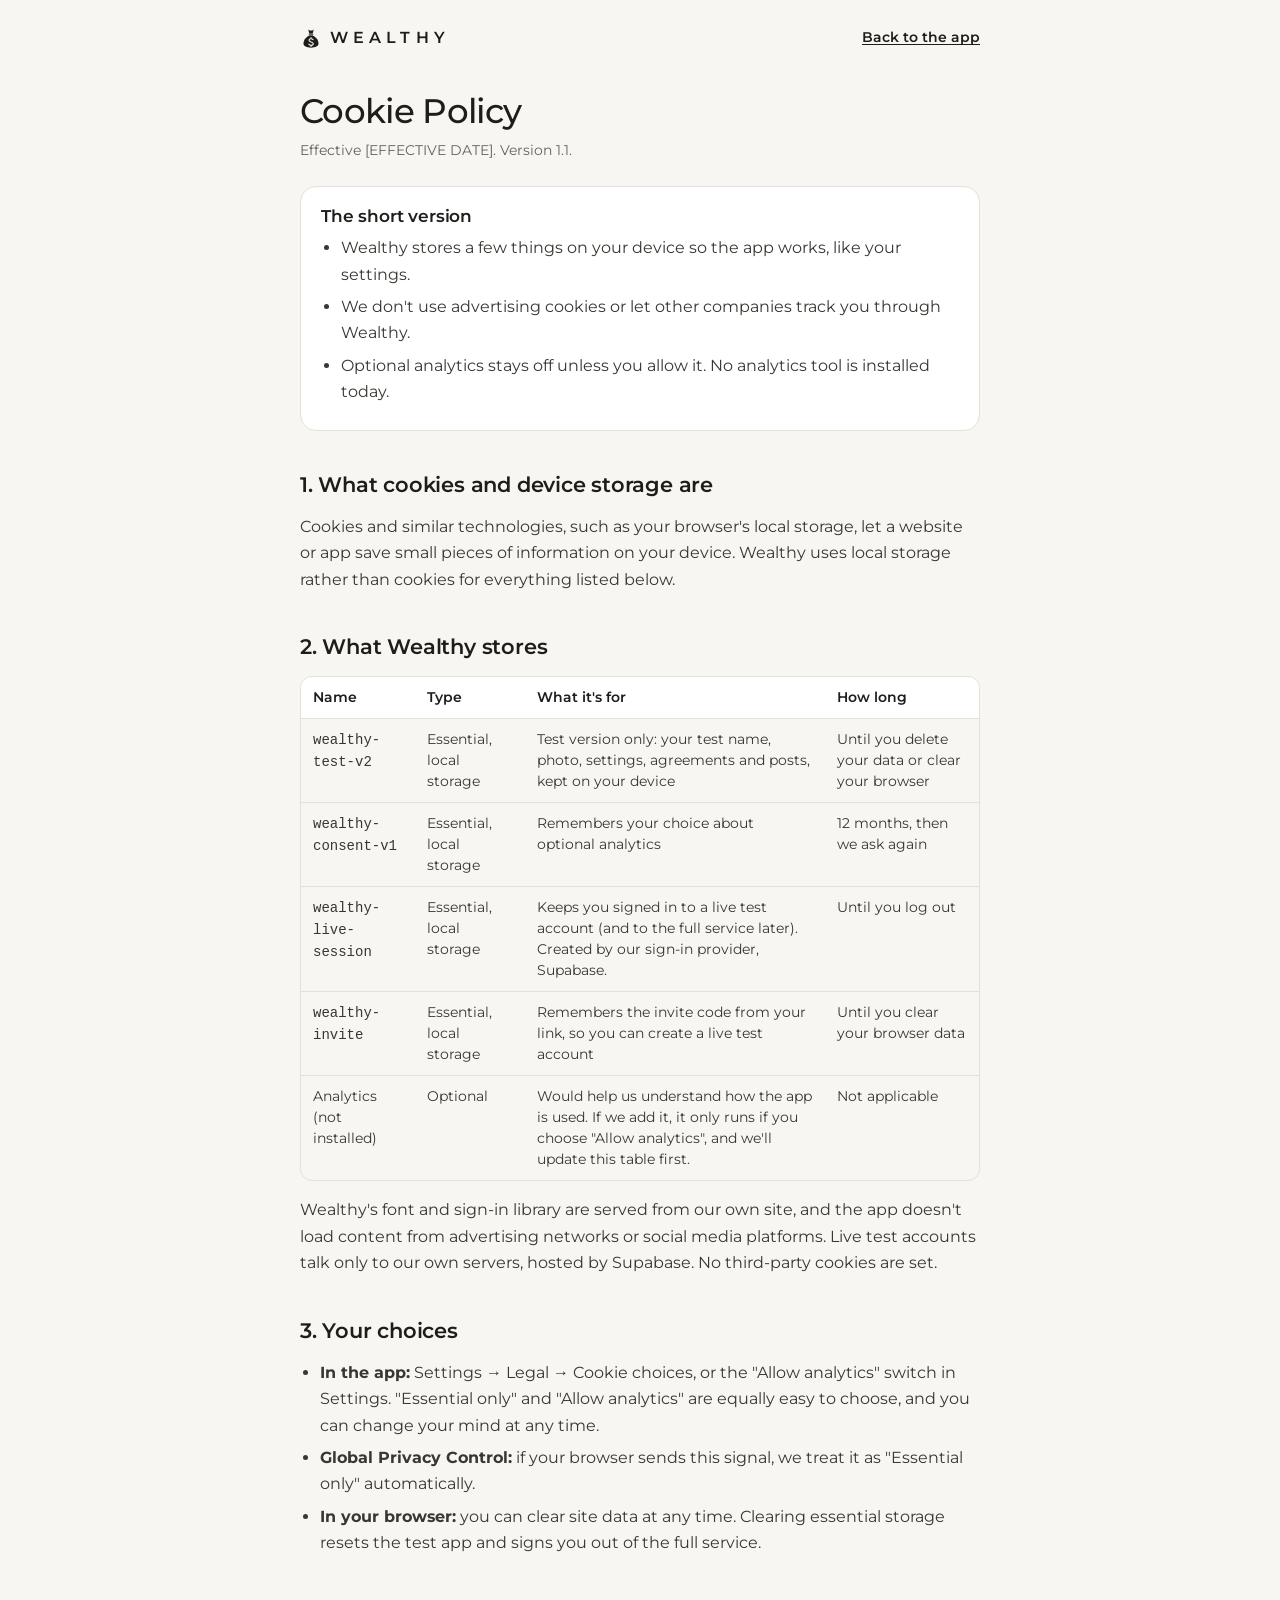
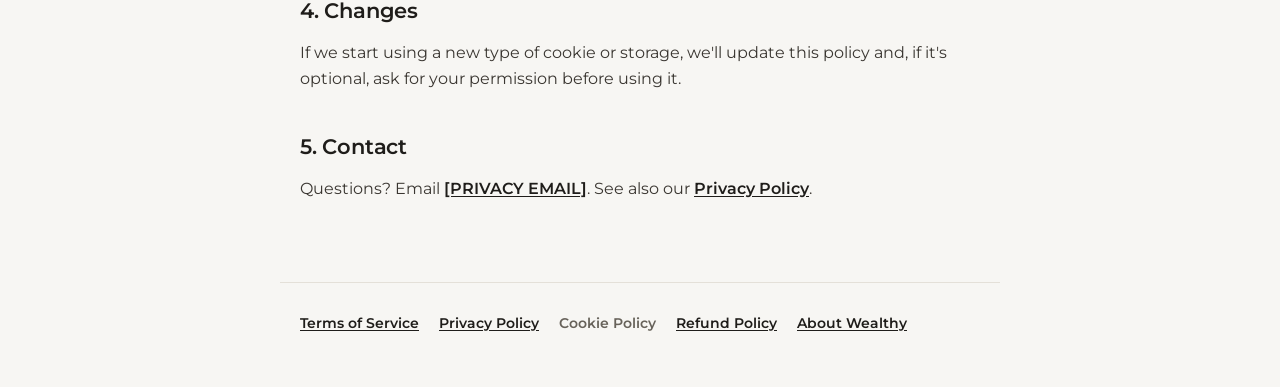
<file: cookies.html>
<!doctype html>
<html lang="en">
<head>
<meta charset="utf-8">
<meta name="viewport" content="width=device-width, initial-scale=1, viewport-fit=cover">
<title>Cookie Policy · Wealthy</title>
<meta name="description" content="What Wealthy stores on your device and the choices you have.">
<link rel="icon" type="image/png" sizes="32x32" href="wealthy-favicon-32.png">
<link rel="apple-touch-icon" sizes="180x180" href="wealthy-apple-touch-180.png?v=3">
<link rel="stylesheet" href="legal.css">
<script src="business.js" defer></script>
</head>
<body>
<nav aria-label="Skip link"><a class="skip-link" href="#content">Skip to main content</a></nav>
<header class="legal-top"><span class="brand"><svg class="bag" width="22" height="22" viewBox="0 0 64 64" aria-hidden="true" focusable="false"><path class="bag-body" d="M24 7c3 2.6 5.6 3.4 8 3.4S37 9.6 40 7l-3.2 12.4H27.2z"/><rect class="bag-band" x="25" y="19" width="14" height="5.5" rx="2.75"/><path class="bag-body" d="M27 24.5C15.5 30 9.5 40.5 10.2 49c.7 7.6 8.6 11 21.8 11s21.1-3.4 21.8-11c.7-8.5-5.3-19-16.8-24.5z"/><path class="bag-sign" d="M38.2 37.2c-1.4-1.9-3.5-2.9-6.1-2.9-3.5 0-6 1.8-6 4.5 0 6.2 12.4 3.4 12.4 9.6 0 2.8-2.7 4.6-6.3 4.6-2.7 0-5-1.1-6.5-3.1M32.1 30.8v3.5M32.1 53v3.4"/></svg><span class="wordmark">Wealthy</span></span><a class="back" href="index.html">Back to the app</a></header>
<main class="legal" id="content">
<h1>Cookie Policy</h1>
<p class="meta">Effective <span data-biz="effectiveDate">[EFFECTIVE DATE]</span>. Version 1.1.</p>

<section class="summary" aria-labelledby="summary-title">
<h2 id="summary-title">The short version</h2>
<ul>
<li>Wealthy stores a few things on your device so the app works, like your settings.</li>
<li>We don't use advertising cookies or let other companies track you through Wealthy.</li>
<li>Optional analytics stays off unless you allow it. No analytics tool is installed today.</li>
</ul>
</section>

<h2 id="what">1. What cookies and device storage are</h2>
<p>Cookies and similar technologies, such as your browser's local storage, let a website or app save small pieces of information on your device. Wealthy uses local storage rather than cookies for everything listed below.</p>

<h2 id="list">2. What Wealthy stores</h2>
<div class="table-wrap" role="region" aria-label="What Wealthy stores (table)" tabindex="0"><table>
<thead><tr><th scope="col">Name</th><th scope="col">Type</th><th scope="col">What it's for</th><th scope="col">How long</th></tr></thead>
<tbody>
<tr><td><code>wealthy-test-v2</code></td><td>Essential, local storage</td><td>Test version only: your test name, photo, settings, agreements and posts, kept on your device</td><td>Until you delete your data or clear your browser</td></tr>
<tr><td><code>wealthy-consent-v1</code></td><td>Essential, local storage</td><td>Remembers your choice about optional analytics</td><td>12 months, then we ask again</td></tr>
<tr><td><code>wealthy-live-session</code></td><td>Essential, local storage</td><td>Keeps you signed in to a live test account (and to the full service later). Created by our sign-in provider, Supabase.</td><td>Until you log out</td></tr>
<tr><td><code>wealthy-invite</code></td><td>Essential, local storage</td><td>Remembers the invite code from your link, so you can create a live test account</td><td>Until you clear your browser data</td></tr>
<tr><td>Analytics (not installed)</td><td>Optional</td><td>Would help us understand how the app is used. If we add it, it only runs if you choose "Allow analytics", and we'll update this table first.</td><td>Not applicable</td></tr>
</tbody></table></div>
<p>Wealthy's font and sign-in library are served from our own site, and the app doesn't load content from advertising networks or social media platforms. Live test accounts talk only to our own servers, hosted by Supabase. No third-party cookies are set.</p>

<h2 id="choices">3. Your choices</h2>
<ul>
<li><strong>In the app:</strong> Settings → Legal → Cookie choices, or the "Allow analytics" switch in Settings. "Essential only" and "Allow analytics" are equally easy to choose, and you can change your mind at any time.</li>
<li><strong>Global Privacy Control:</strong> if your browser sends this signal, we treat it as "Essential only" automatically.</li>
<li><strong>In your browser:</strong> you can clear site data at any time. Clearing essential storage resets the test app and signs you out of the full service.</li>
</ul>

<h2 id="changes">4. Changes</h2>
<p>If we start using a new type of cookie or storage, we'll update this policy and, if it's optional, ask for your permission before using it.</p>

<h2 id="contact">5. Contact</h2>
<p>Questions? Email <a data-biz="privacyEmail" href="#">[PRIVACY EMAIL]</a>. See also our <a href="privacy.html">Privacy Policy</a>.</p>
</main>
<nav class="policy-nav" aria-label="Policies">
<a href="terms.html">Terms of Service</a><a href="privacy.html">Privacy Policy</a><a href="cookies.html" aria-current="page">Cookie Policy</a><a href="refunds.html">Refund Policy</a><a href="index.html#about">About Wealthy</a>
</nav>
</body>
</html>
</file>
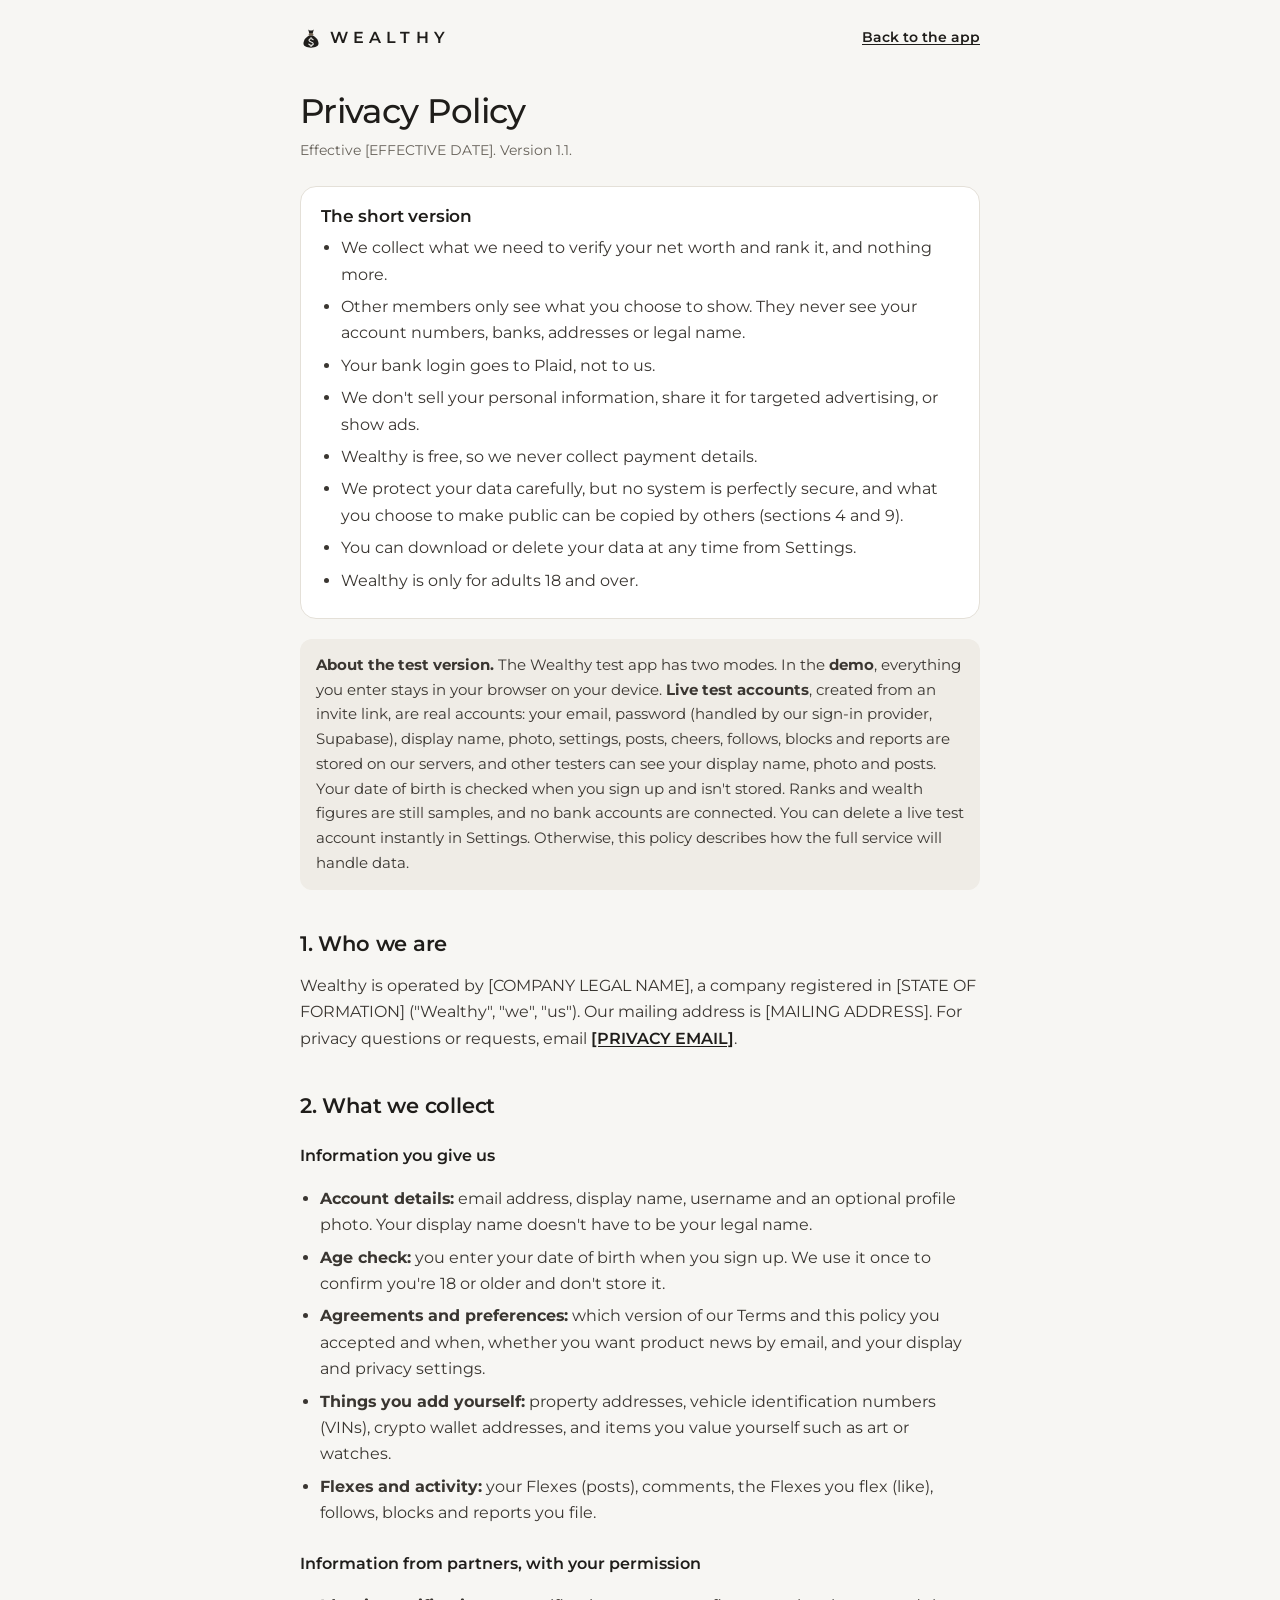
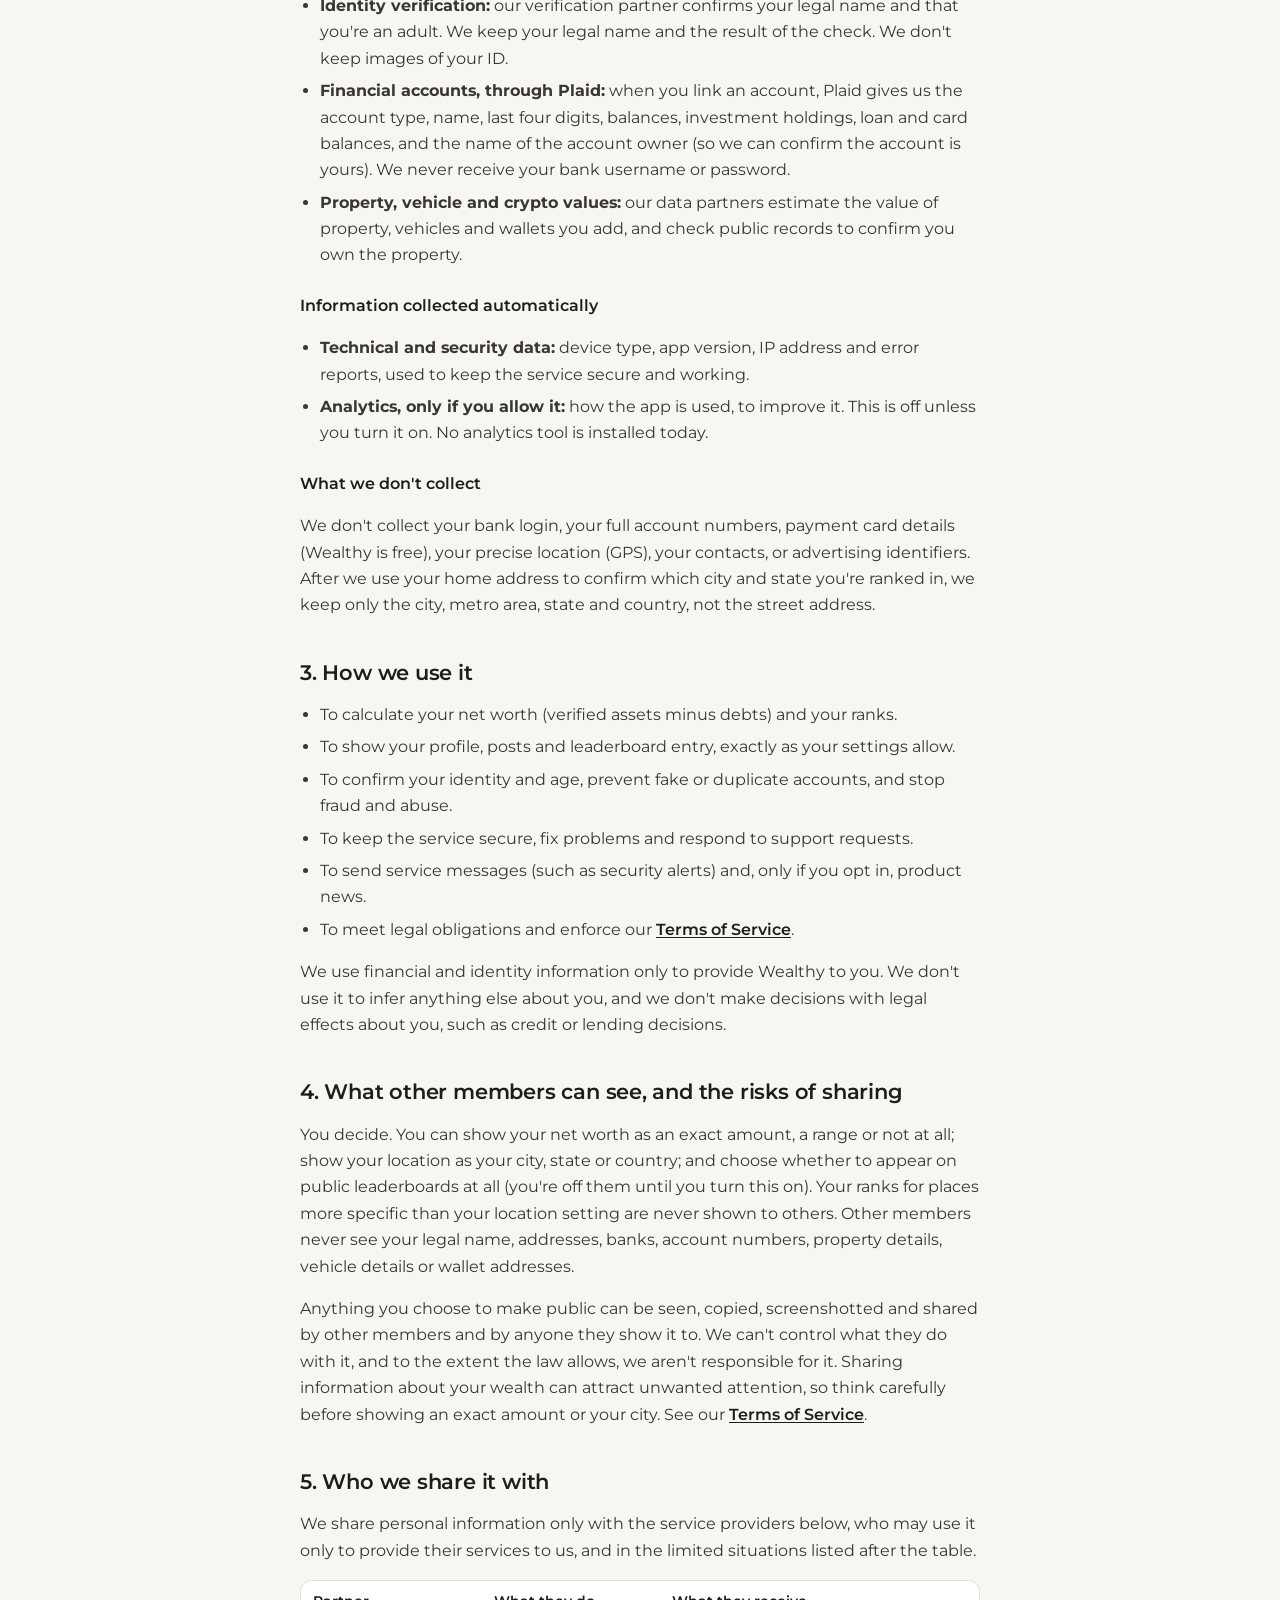
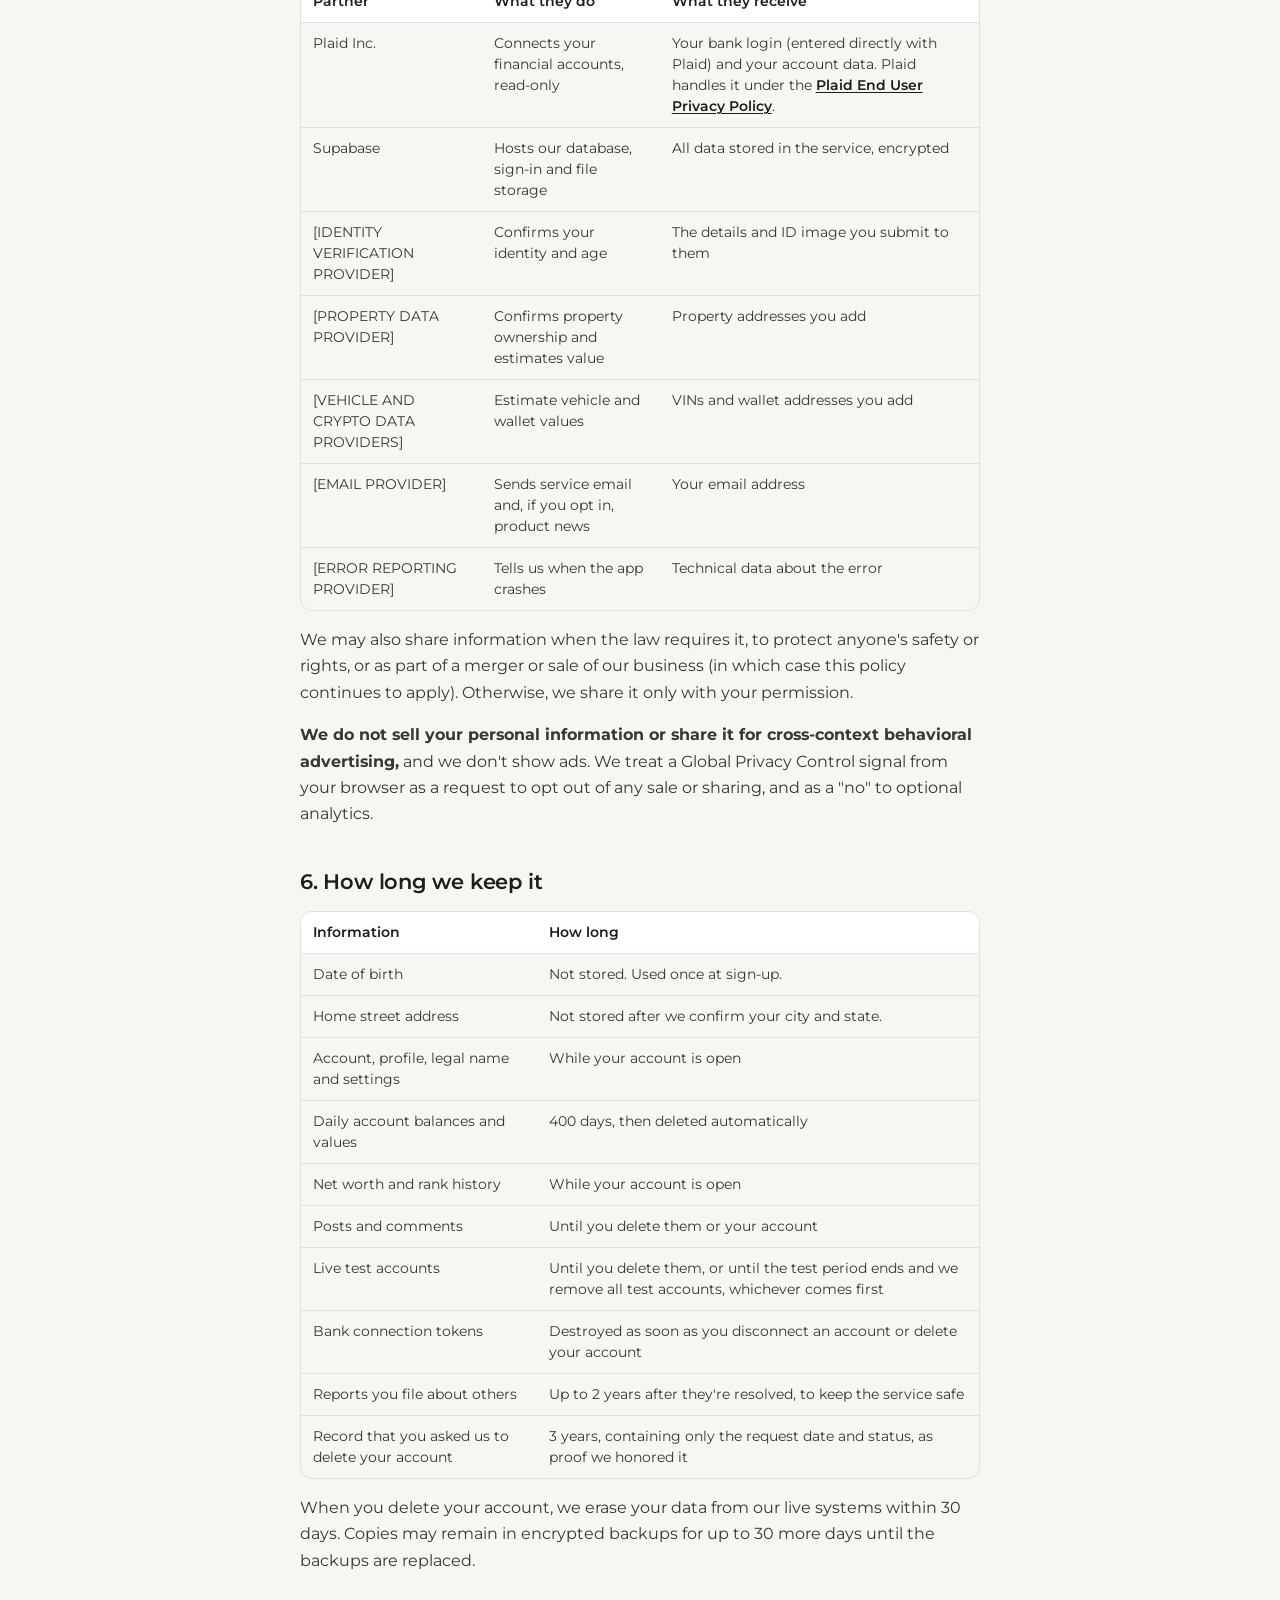
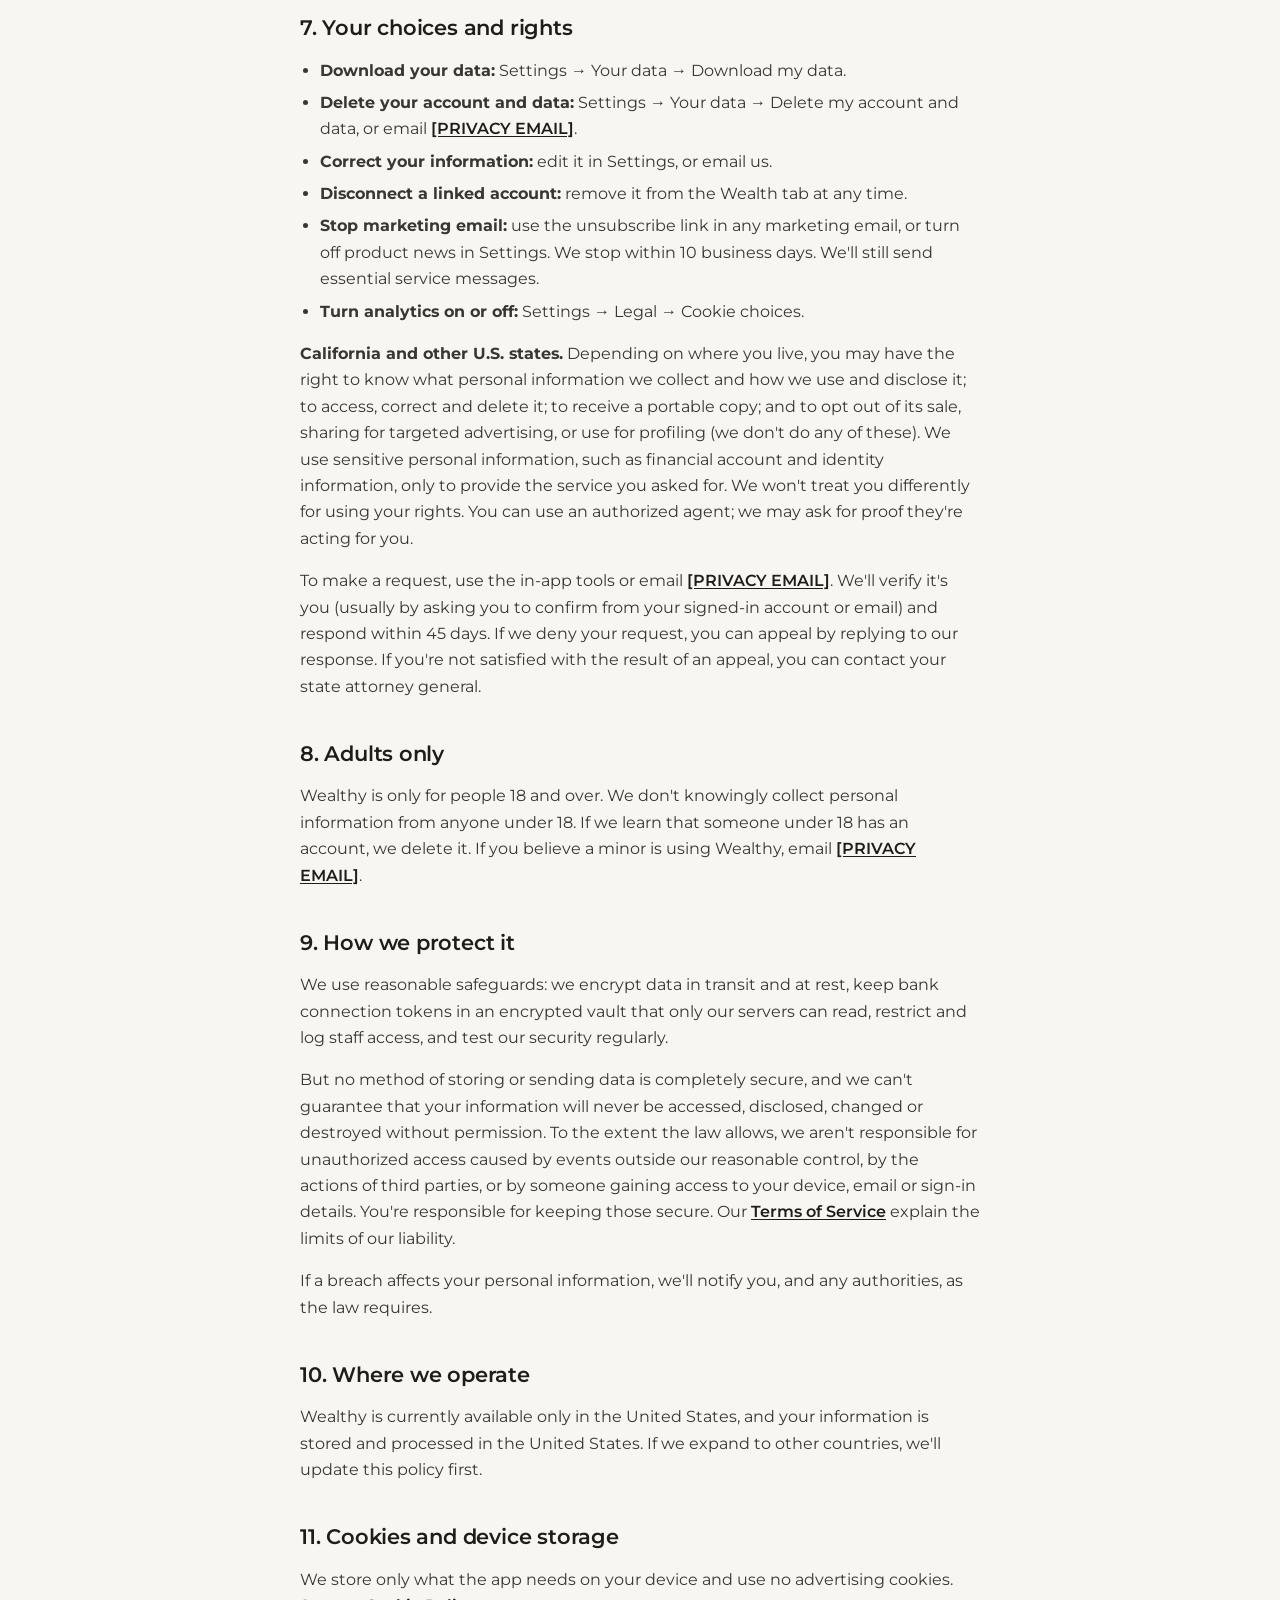
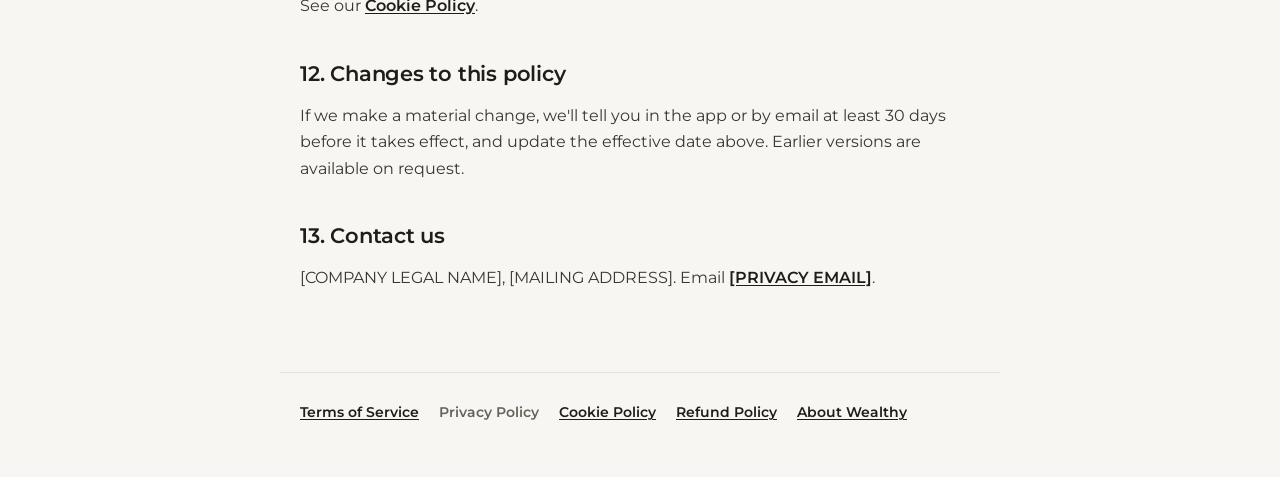
<file: privacy.html>
<!doctype html>
<html lang="en">
<head>
<meta charset="utf-8">
<meta name="viewport" content="width=device-width, initial-scale=1, viewport-fit=cover">
<title>Privacy Policy · Wealthy</title>
<meta name="description" content="How Wealthy collects, uses, shares and protects personal information, and the choices you have.">
<link rel="icon" type="image/png" sizes="32x32" href="wealthy-favicon-32.png">
<link rel="apple-touch-icon" sizes="180x180" href="wealthy-apple-touch-180.png?v=3">
<link rel="stylesheet" href="legal.css">
<script src="business.js" defer></script>
</head>
<body>
<nav aria-label="Skip link"><a class="skip-link" href="#content">Skip to main content</a></nav>
<header class="legal-top"><span class="brand"><svg class="bag" width="22" height="22" viewBox="0 0 64 64" aria-hidden="true" focusable="false"><path class="bag-body" d="M24 7c3 2.6 5.6 3.4 8 3.4S37 9.6 40 7l-3.2 12.4H27.2z"/><rect class="bag-band" x="25" y="19" width="14" height="5.5" rx="2.75"/><path class="bag-body" d="M27 24.5C15.5 30 9.5 40.5 10.2 49c.7 7.6 8.6 11 21.8 11s21.1-3.4 21.8-11c.7-8.5-5.3-19-16.8-24.5z"/><path class="bag-sign" d="M38.2 37.2c-1.4-1.9-3.5-2.9-6.1-2.9-3.5 0-6 1.8-6 4.5 0 6.2 12.4 3.4 12.4 9.6 0 2.8-2.7 4.6-6.3 4.6-2.7 0-5-1.1-6.5-3.1M32.1 30.8v3.5M32.1 53v3.4"/></svg><span class="wordmark">Wealthy</span></span><a class="back" href="index.html">Back to the app</a></header>
<main class="legal" id="content">
<h1>Privacy Policy</h1>
<p class="meta">Effective <span data-biz="effectiveDate">[EFFECTIVE DATE]</span>. Version 1.1.</p>

<section class="summary" aria-labelledby="summary-title">
<h2 id="summary-title">The short version</h2>
<ul>
<li>We collect what we need to verify your net worth and rank it, and nothing more.</li>
<li>Other members only see what you choose to show. They never see your account numbers, banks, addresses or legal name.</li>
<li>Your bank login goes to Plaid, not to us.</li>
<li>We don't sell your personal information, share it for targeted advertising, or show ads.</li>
<li>Wealthy is free, so we never collect payment details.</li>
<li>We protect your data carefully, but no system is perfectly secure, and what you choose to make public can be copied by others (sections 4 and 9).</li>
<li>You can download or delete your data at any time from Settings.</li>
<li>Wealthy is only for adults 18 and over.</li>
</ul>
</section>

<div class="notice"><strong>About the test version.</strong> The Wealthy test app has two modes. In the <strong>demo</strong>, everything you enter stays in your browser on your device. <strong>Live test accounts</strong>, created from an invite link, are real accounts: your email, password (handled by our sign-in provider, Supabase), display name, photo, settings, posts, cheers, follows, blocks and reports are stored on our servers, and other testers can see your display name, photo and posts. Your date of birth is checked when you sign up and isn't stored. Ranks and wealth figures are still samples, and no bank accounts are connected. You can delete a live test account instantly in Settings. Otherwise, this policy describes how the full service will handle data.</div>

<h2 id="who">1. Who we are</h2>
<p>Wealthy is operated by <span data-biz="legalName">[COMPANY LEGAL NAME]</span>, a company registered in <span data-biz="stateOfFormation">[STATE OF FORMATION]</span> ("Wealthy", "we", "us"). Our mailing address is <span data-biz="address">[MAILING ADDRESS]</span>. For privacy questions or requests, email <a data-biz="privacyEmail" href="#">[PRIVACY EMAIL]</a>.</p>

<h2 id="collect">2. What we collect</h2>
<h3>Information you give us</h3>
<ul>
<li><strong>Account details:</strong> email address, display name, username and an optional profile photo. Your display name doesn't have to be your legal name.</li>
<li><strong>Age check:</strong> you enter your date of birth when you sign up. We use it once to confirm you're 18 or older and don't store it.</li>
<li><strong>Agreements and preferences:</strong> which version of our Terms and this policy you accepted and when, whether you want product news by email, and your display and privacy settings.</li>
<li><strong>Things you add yourself:</strong> property addresses, vehicle identification numbers (VINs), crypto wallet addresses, and items you value yourself such as art or watches.</li>
<li><strong>Flexes and activity:</strong> your Flexes (posts), comments, the Flexes you flex (like), follows, blocks and reports you file.</li>
</ul>
<h3>Information from partners, with your permission</h3>
<ul>
<li><strong>Identity verification:</strong> our verification partner confirms your legal name and that you're an adult. We keep your legal name and the result of the check. We don't keep images of your ID.</li>
<li><strong>Financial accounts, through Plaid:</strong> when you link an account, Plaid gives us the account type, name, last four digits, balances, investment holdings, loan and card balances, and the name of the account owner (so we can confirm the account is yours). We never receive your bank username or password.</li>
<li><strong>Property, vehicle and crypto values:</strong> our data partners estimate the value of property, vehicles and wallets you add, and check public records to confirm you own the property.</li>
</ul>
<h3>Information collected automatically</h3>
<ul>
<li><strong>Technical and security data:</strong> device type, app version, IP address and error reports, used to keep the service secure and working.</li>
<li><strong>Analytics, only if you allow it:</strong> how the app is used, to improve it. This is off unless you turn it on. No analytics tool is installed today.</li>
</ul>
<h3>What we don't collect</h3>
<p>We don't collect your bank login, your full account numbers, payment card details (Wealthy is free), your precise location (GPS), your contacts, or advertising identifiers. After we use your home address to confirm which city and state you're ranked in, we keep only the city, metro area, state and country, not the street address.</p>

<h2 id="use">3. How we use it</h2>
<ul>
<li>To calculate your net worth (verified assets minus debts) and your ranks.</li>
<li>To show your profile, posts and leaderboard entry, exactly as your settings allow.</li>
<li>To confirm your identity and age, prevent fake or duplicate accounts, and stop fraud and abuse.</li>
<li>To keep the service secure, fix problems and respond to support requests.</li>
<li>To send service messages (such as security alerts) and, only if you opt in, product news.</li>
<li>To meet legal obligations and enforce our <a href="terms.html">Terms of Service</a>.</li>
</ul>
<p>We use financial and identity information only to provide Wealthy to you. We don't use it to infer anything else about you, and we don't make decisions with legal effects about you, such as credit or lending decisions.</p>

<h2 id="visible">4. What other members can see, and the risks of sharing</h2>
<p>You decide. You can show your net worth as an exact amount, a range or not at all; show your location as your city, state or country; and choose whether to appear on public leaderboards at all (you're off them until you turn this on). Your ranks for places more specific than your location setting are never shown to others. Other members never see your legal name, addresses, banks, account numbers, property details, vehicle details or wallet addresses.</p>
<p>Anything you choose to make public can be seen, copied, screenshotted and shared by other members and by anyone they show it to. We can't control what they do with it, and to the extent the law allows, we aren't responsible for it. Sharing information about your wealth can attract unwanted attention, so think carefully before showing an exact amount or your city. See our <a href="terms.html#sharing">Terms of Service</a>.</p>

<h2 id="share">5. Who we share it with</h2>
<p>We share personal information only with the service providers below, who may use it only to provide their services to us, and in the limited situations listed after the table.</p>
<div class="table-wrap" role="region" aria-label="Who we share it with (table)" tabindex="0"><table>
<thead><tr><th scope="col">Partner</th><th scope="col">What they do</th><th scope="col">What they receive</th></tr></thead>
<tbody>
<tr><td>Plaid Inc.</td><td>Connects your financial accounts, read-only</td><td>Your bank login (entered directly with Plaid) and your account data. Plaid handles it under the <a href="https://plaid.com/legal/#end-user-privacy-policy">Plaid End User Privacy Policy</a>.</td></tr>
<tr><td>Supabase</td><td>Hosts our database, sign-in and file storage</td><td>All data stored in the service, encrypted</td></tr>
<tr><td>[IDENTITY VERIFICATION PROVIDER]</td><td>Confirms your identity and age</td><td>The details and ID image you submit to them</td></tr>
<tr><td>[PROPERTY DATA PROVIDER]</td><td>Confirms property ownership and estimates value</td><td>Property addresses you add</td></tr>
<tr><td>[VEHICLE AND CRYPTO DATA PROVIDERS]</td><td>Estimate vehicle and wallet values</td><td>VINs and wallet addresses you add</td></tr>
<tr><td>[EMAIL PROVIDER]</td><td>Sends service email and, if you opt in, product news</td><td>Your email address</td></tr>
<tr><td>[ERROR REPORTING PROVIDER]</td><td>Tells us when the app crashes</td><td>Technical data about the error</td></tr>
</tbody></table></div>
<p>We may also share information when the law requires it, to protect anyone's safety or rights, or as part of a merger or sale of our business (in which case this policy continues to apply). Otherwise, we share it only with your permission.</p>
<p><strong>We do not sell your personal information or share it for cross-context behavioral advertising,</strong> and we don't show ads. We treat a Global Privacy Control signal from your browser as a request to opt out of any sale or sharing, and as a "no" to optional analytics.</p>

<h2 id="retention">6. How long we keep it</h2>
<div class="table-wrap" role="region" aria-label="How long we keep it (table)" tabindex="0"><table>
<thead><tr><th scope="col">Information</th><th scope="col">How long</th></tr></thead>
<tbody>
<tr><td>Date of birth</td><td>Not stored. Used once at sign-up.</td></tr>
<tr><td>Home street address</td><td>Not stored after we confirm your city and state.</td></tr>
<tr><td>Account, profile, legal name and settings</td><td>While your account is open</td></tr>
<tr><td>Daily account balances and values</td><td>400 days, then deleted automatically</td></tr>
<tr><td>Net worth and rank history</td><td>While your account is open</td></tr>
<tr><td>Posts and comments</td><td>Until you delete them or your account</td></tr>
<tr><td>Live test accounts</td><td>Until you delete them, or until the test period ends and we remove all test accounts, whichever comes first</td></tr>
<tr><td>Bank connection tokens</td><td>Destroyed as soon as you disconnect an account or delete your account</td></tr>
<tr><td>Reports you file about others</td><td>Up to 2 years after they're resolved, to keep the service safe</td></tr>
<tr><td>Record that you asked us to delete your account</td><td>3 years, containing only the request date and status, as proof we honored it</td></tr>
</tbody></table></div>
<p>When you delete your account, we erase your data from our live systems within 30 days. Copies may remain in encrypted backups for up to 30 more days until the backups are replaced.</p>

<h2 id="rights">7. Your choices and rights</h2>
<ul>
<li><strong>Download your data:</strong> Settings → Your data → Download my data.</li>
<li><strong>Delete your account and data:</strong> Settings → Your data → Delete my account and data, or email <a data-biz="privacyEmail" href="#">[PRIVACY EMAIL]</a>.</li>
<li><strong>Correct your information:</strong> edit it in Settings, or email us.</li>
<li><strong>Disconnect a linked account:</strong> remove it from the Wealth tab at any time.</li>
<li><strong>Stop marketing email:</strong> use the unsubscribe link in any marketing email, or turn off product news in Settings. We stop within 10 business days. We'll still send essential service messages.</li>
<li><strong>Turn analytics on or off:</strong> Settings → Legal → Cookie choices.</li>
</ul>
<p><strong>California and other U.S. states.</strong> Depending on where you live, you may have the right to know what personal information we collect and how we use and disclose it; to access, correct and delete it; to receive a portable copy; and to opt out of its sale, sharing for targeted advertising, or use for profiling (we don't do any of these). We use sensitive personal information, such as financial account and identity information, only to provide the service you asked for. We won't treat you differently for using your rights. You can use an authorized agent; we may ask for proof they're acting for you.</p>
<p>To make a request, use the in-app tools or email <a data-biz="privacyEmail" href="#">[PRIVACY EMAIL]</a>. We'll verify it's you (usually by asking you to confirm from your signed-in account or email) and respond within 45 days. If we deny your request, you can appeal by replying to our response. If you're not satisfied with the result of an appeal, you can contact your state attorney general.</p>

<h2 id="children">8. Adults only</h2>
<p>Wealthy is only for people 18 and over. We don't knowingly collect personal information from anyone under 18. If we learn that someone under 18 has an account, we delete it. If you believe a minor is using Wealthy, email <a data-biz="privacyEmail" href="#">[PRIVACY EMAIL]</a>.</p>

<h2 id="security">9. How we protect it</h2>
<p>We use reasonable safeguards: we encrypt data in transit and at rest, keep bank connection tokens in an encrypted vault that only our servers can read, restrict and log staff access, and test our security regularly.</p>
<p>But no method of storing or sending data is completely secure, and we can't guarantee that your information will never be accessed, disclosed, changed or destroyed without permission. To the extent the law allows, we aren't responsible for unauthorized access caused by events outside our reasonable control, by the actions of third parties, or by someone gaining access to your device, email or sign-in details. You're responsible for keeping those secure. Our <a href="terms.html#security">Terms of Service</a> explain the limits of our liability.</p>
<p>If a breach affects your personal information, we'll notify you, and any authorities, as the law requires.</p>

<h2 id="location">10. Where we operate</h2>
<p>Wealthy is currently available only in the United States, and your information is stored and processed in the United States. If we expand to other countries, we'll update this policy first.</p>

<h2 id="cookies">11. Cookies and device storage</h2>
<p>We store only what the app needs on your device and use no advertising cookies. See our <a href="cookies.html">Cookie Policy</a>.</p>

<h2 id="changes">12. Changes to this policy</h2>
<p>If we make a material change, we'll tell you in the app or by email at least 30 days before it takes effect, and update the effective date above. Earlier versions are available on request.</p>

<h2 id="contact">13. Contact us</h2>
<p><span data-biz="legalName">[COMPANY LEGAL NAME]</span>, <span data-biz="address">[MAILING ADDRESS]</span>. Email <a data-biz="privacyEmail" href="#">[PRIVACY EMAIL]</a>.</p>
</main>
<nav class="policy-nav" aria-label="Policies">
<a href="terms.html">Terms of Service</a><a href="privacy.html" aria-current="page">Privacy Policy</a><a href="cookies.html">Cookie Policy</a><a href="refunds.html">Refund Policy</a><a href="index.html#about">About Wealthy</a>
</nav>
</body>
</html>
</file>
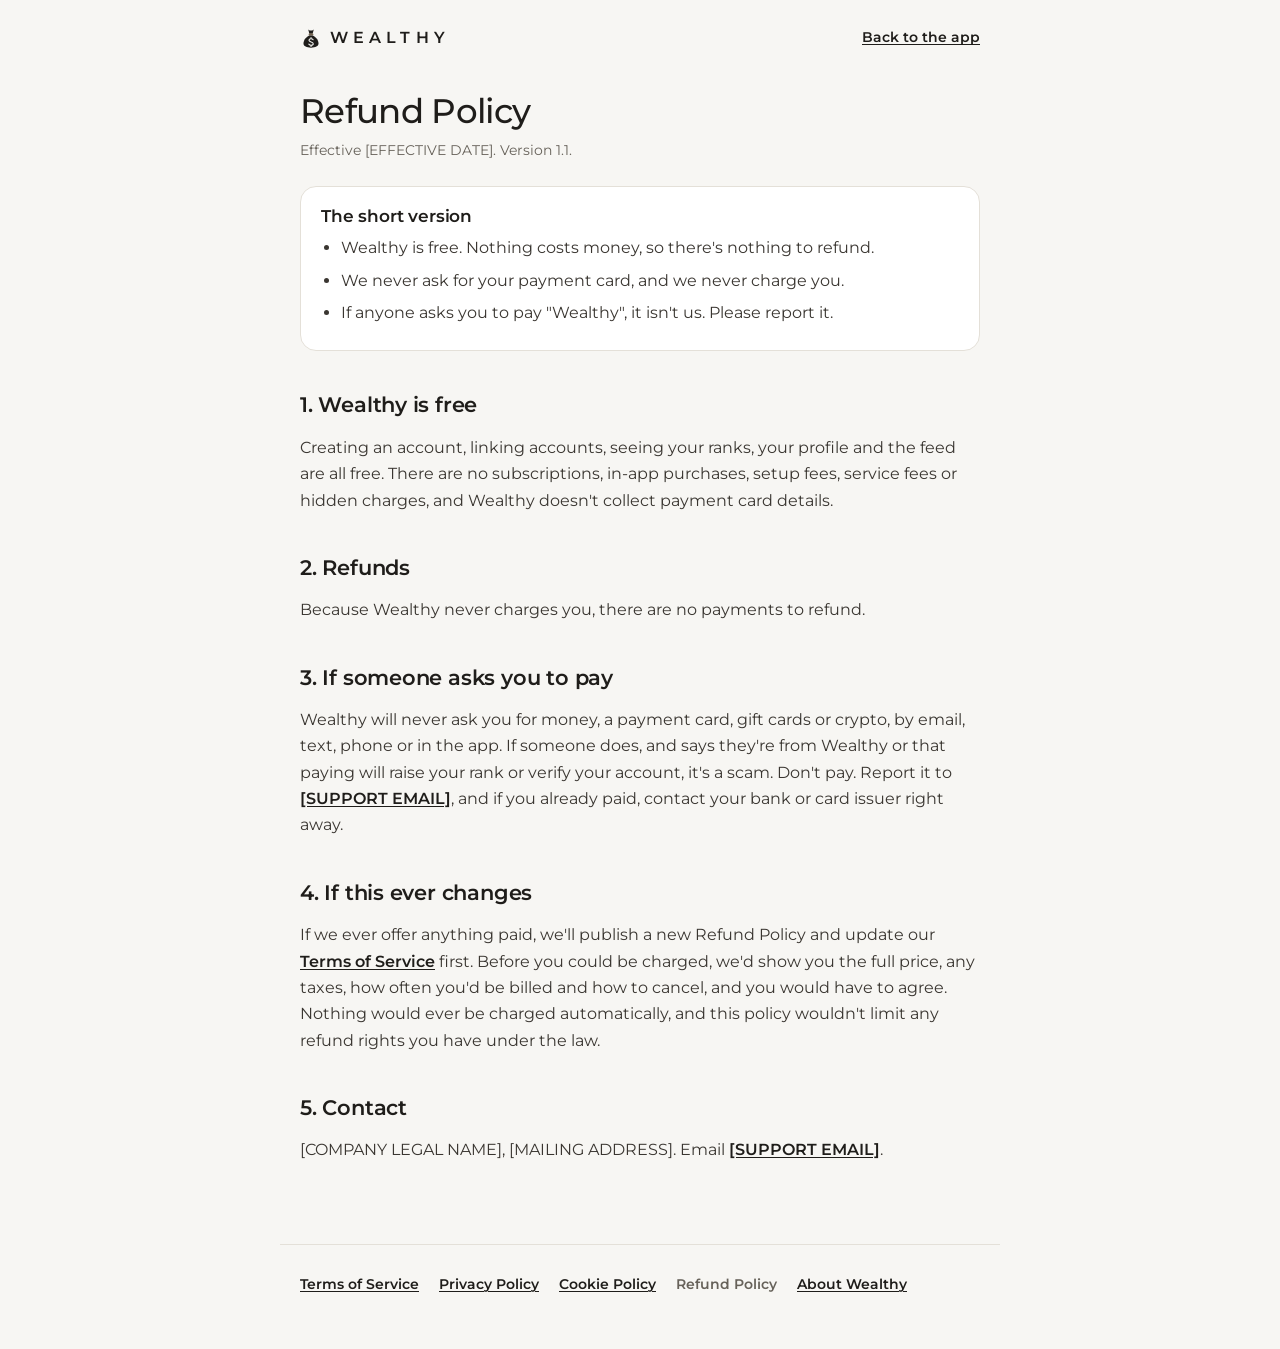
<file: refunds.html>
<!doctype html>
<html lang="en">
<head>
<meta charset="utf-8">
<meta name="viewport" content="width=device-width, initial-scale=1, viewport-fit=cover">
<title>Refund Policy · Wealthy</title>
<meta name="description" content="How billing, cancellation and refunds work for Wealthy.">
<link rel="icon" type="image/png" sizes="32x32" href="wealthy-favicon-32.png">
<link rel="apple-touch-icon" sizes="180x180" href="wealthy-apple-touch-180.png?v=3">
<link rel="stylesheet" href="legal.css">
<script src="business.js" defer></script>
</head>
<body>
<nav aria-label="Skip link"><a class="skip-link" href="#content">Skip to main content</a></nav>
<header class="legal-top"><span class="brand"><svg class="bag" width="22" height="22" viewBox="0 0 64 64" aria-hidden="true" focusable="false"><path class="bag-body" d="M24 7c3 2.6 5.6 3.4 8 3.4S37 9.6 40 7l-3.2 12.4H27.2z"/><rect class="bag-band" x="25" y="19" width="14" height="5.5" rx="2.75"/><path class="bag-body" d="M27 24.5C15.5 30 9.5 40.5 10.2 49c.7 7.6 8.6 11 21.8 11s21.1-3.4 21.8-11c.7-8.5-5.3-19-16.8-24.5z"/><path class="bag-sign" d="M38.2 37.2c-1.4-1.9-3.5-2.9-6.1-2.9-3.5 0-6 1.8-6 4.5 0 6.2 12.4 3.4 12.4 9.6 0 2.8-2.7 4.6-6.3 4.6-2.7 0-5-1.1-6.5-3.1M32.1 30.8v3.5M32.1 53v3.4"/></svg><span class="wordmark">Wealthy</span></span><a class="back" href="index.html">Back to the app</a></header>
<main class="legal" id="content">
<h1>Refund Policy</h1>
<p class="meta">Effective <span data-biz="effectiveDate">[EFFECTIVE DATE]</span>. Version 1.1.</p>

<section class="summary" aria-labelledby="summary-title">
<h2 id="summary-title">The short version</h2>
<ul>
<li>Wealthy is free. Nothing costs money, so there's nothing to refund.</li>
<li>We never ask for your payment card, and we never charge you.</li>
<li>If anyone asks you to pay "Wealthy", it isn't us. Please report it.</li>
</ul>
</section>

<h2 id="free">1. Wealthy is free</h2>
<p>Creating an account, linking accounts, seeing your ranks, your profile and the feed are all free. There are no subscriptions, in-app purchases, setup fees, service fees or hidden charges, and Wealthy doesn't collect payment card details.</p>

<h2 id="refunds">2. Refunds</h2>
<p>Because Wealthy never charges you, there are no payments to refund.</p>

<h2 id="scams">3. If someone asks you to pay</h2>
<p>Wealthy will never ask you for money, a payment card, gift cards or crypto, by email, text, phone or in the app. If someone does, and says they're from Wealthy or that paying will raise your rank or verify your account, it's a scam. Don't pay. Report it to <a data-biz="supportEmail" href="#">[SUPPORT EMAIL]</a>, and if you already paid, contact your bank or card issuer right away.</p>

<h2 id="changes">4. If this ever changes</h2>
<p>If we ever offer anything paid, we'll publish a new Refund Policy and update our <a href="terms.html">Terms of Service</a> first. Before you could be charged, we'd show you the full price, any taxes, how often you'd be billed and how to cancel, and you would have to agree. Nothing would ever be charged automatically, and this policy wouldn't limit any refund rights you have under the law.</p>

<h2 id="contact">5. Contact</h2>
<p><span data-biz="legalName">[COMPANY LEGAL NAME]</span>, <span data-biz="address">[MAILING ADDRESS]</span>. Email <a data-biz="supportEmail" href="#">[SUPPORT EMAIL]</a>.</p>
</main>
<nav class="policy-nav" aria-label="Policies">
<a href="terms.html">Terms of Service</a><a href="privacy.html">Privacy Policy</a><a href="cookies.html">Cookie Policy</a><a href="refunds.html" aria-current="page">Refund Policy</a><a href="index.html#about">About Wealthy</a>
</nav>
</body>
</html>
</file>
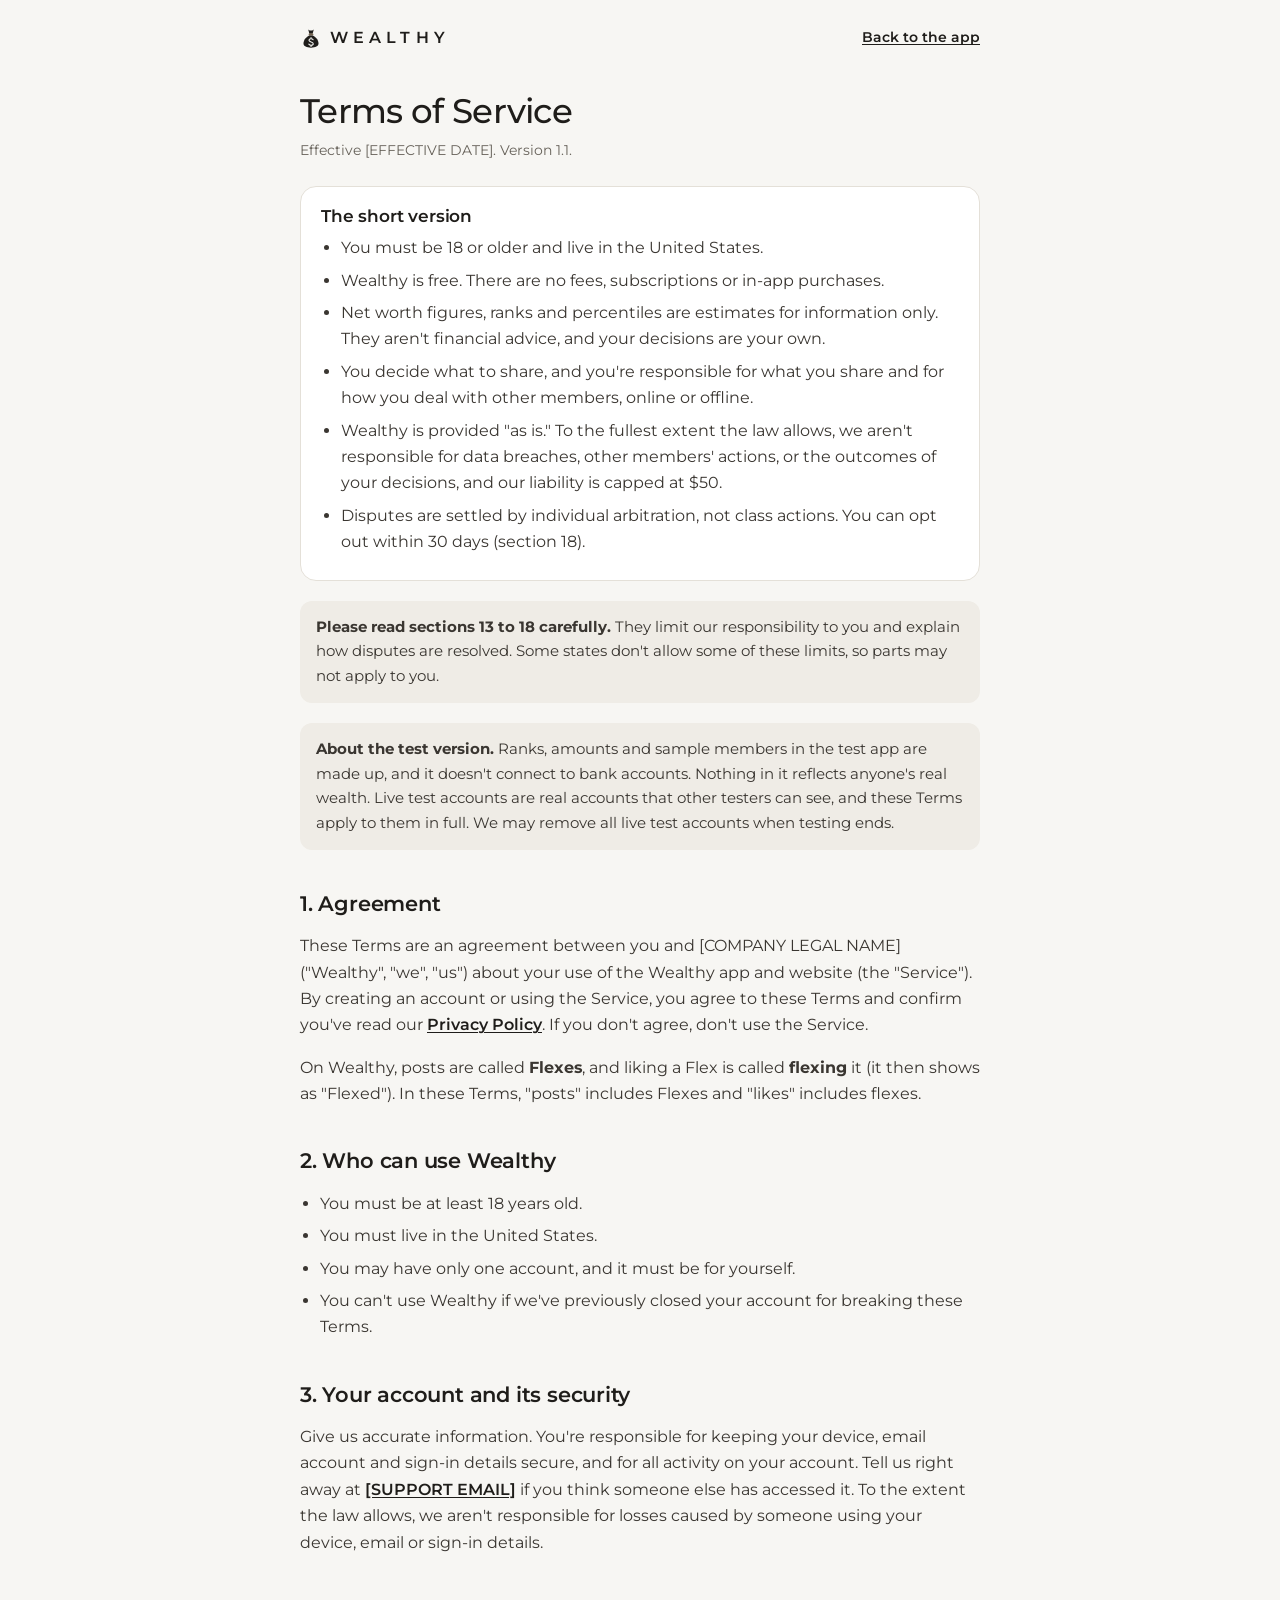
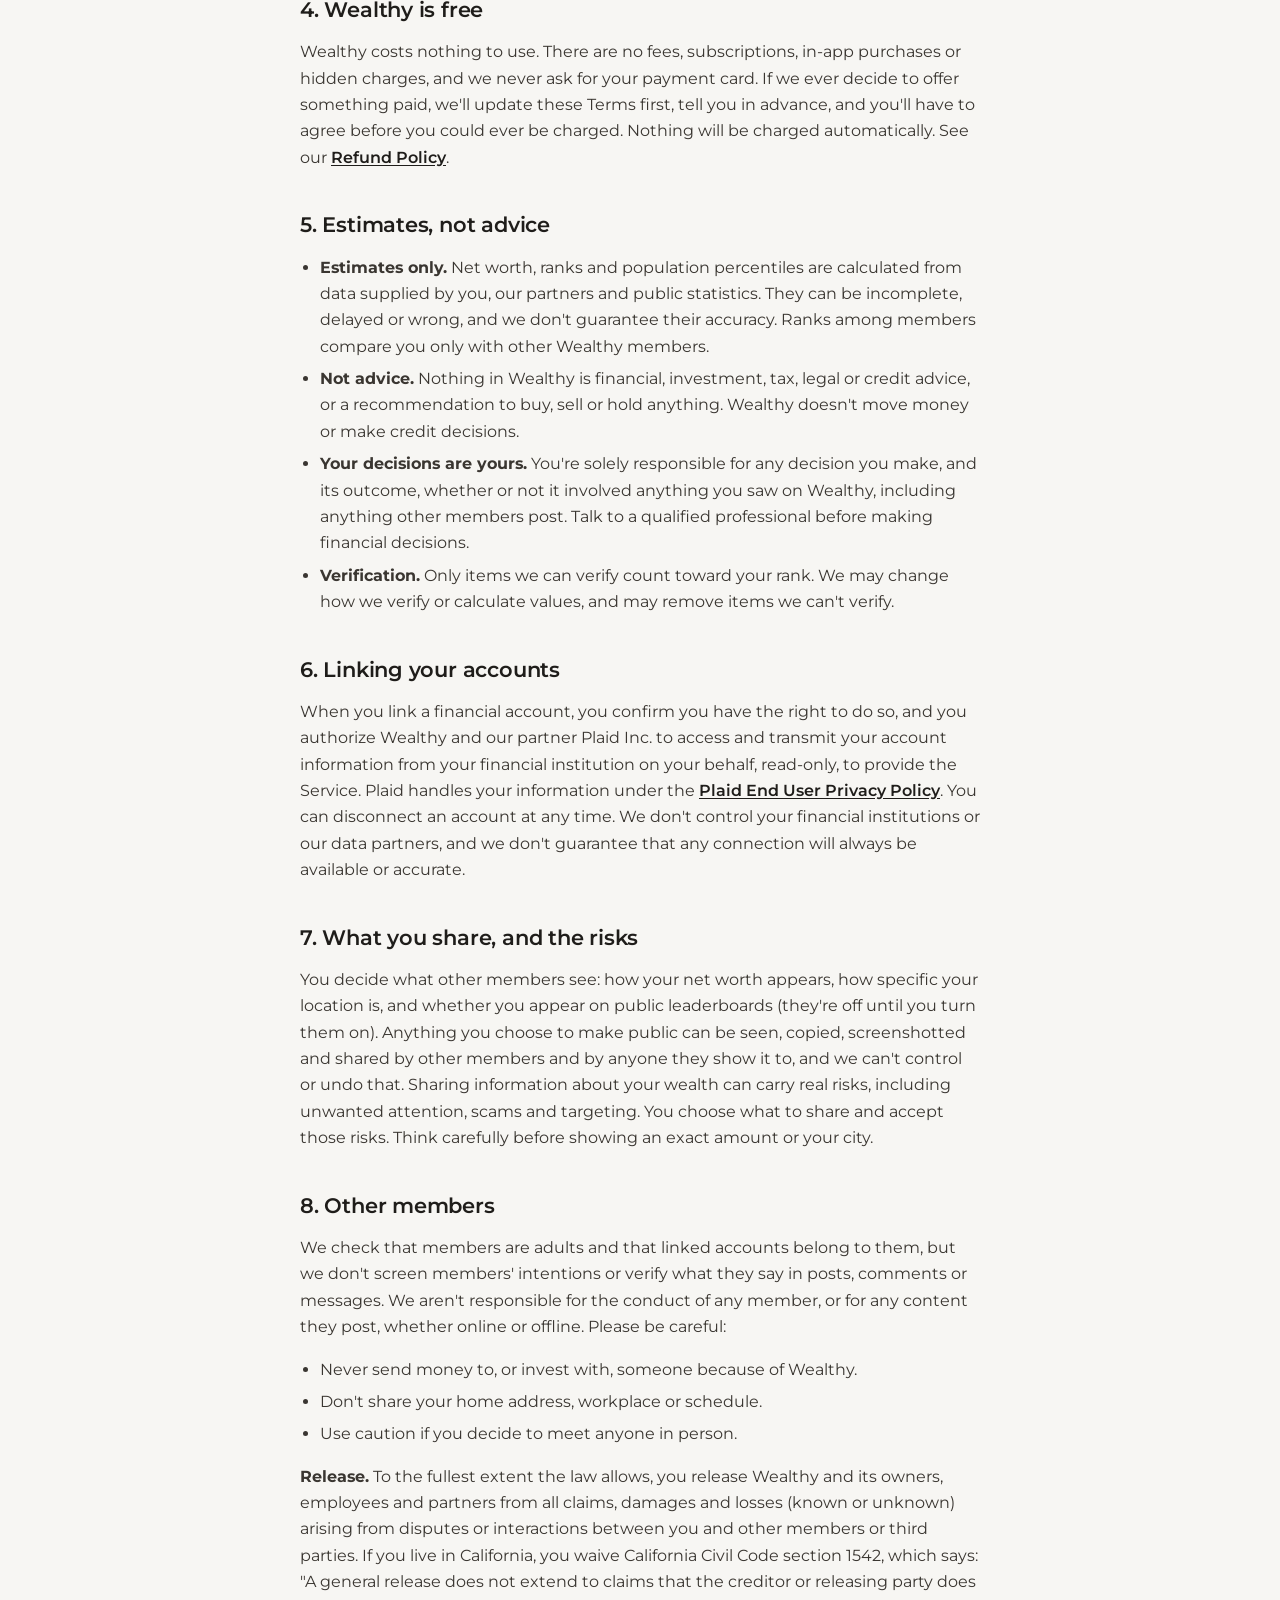
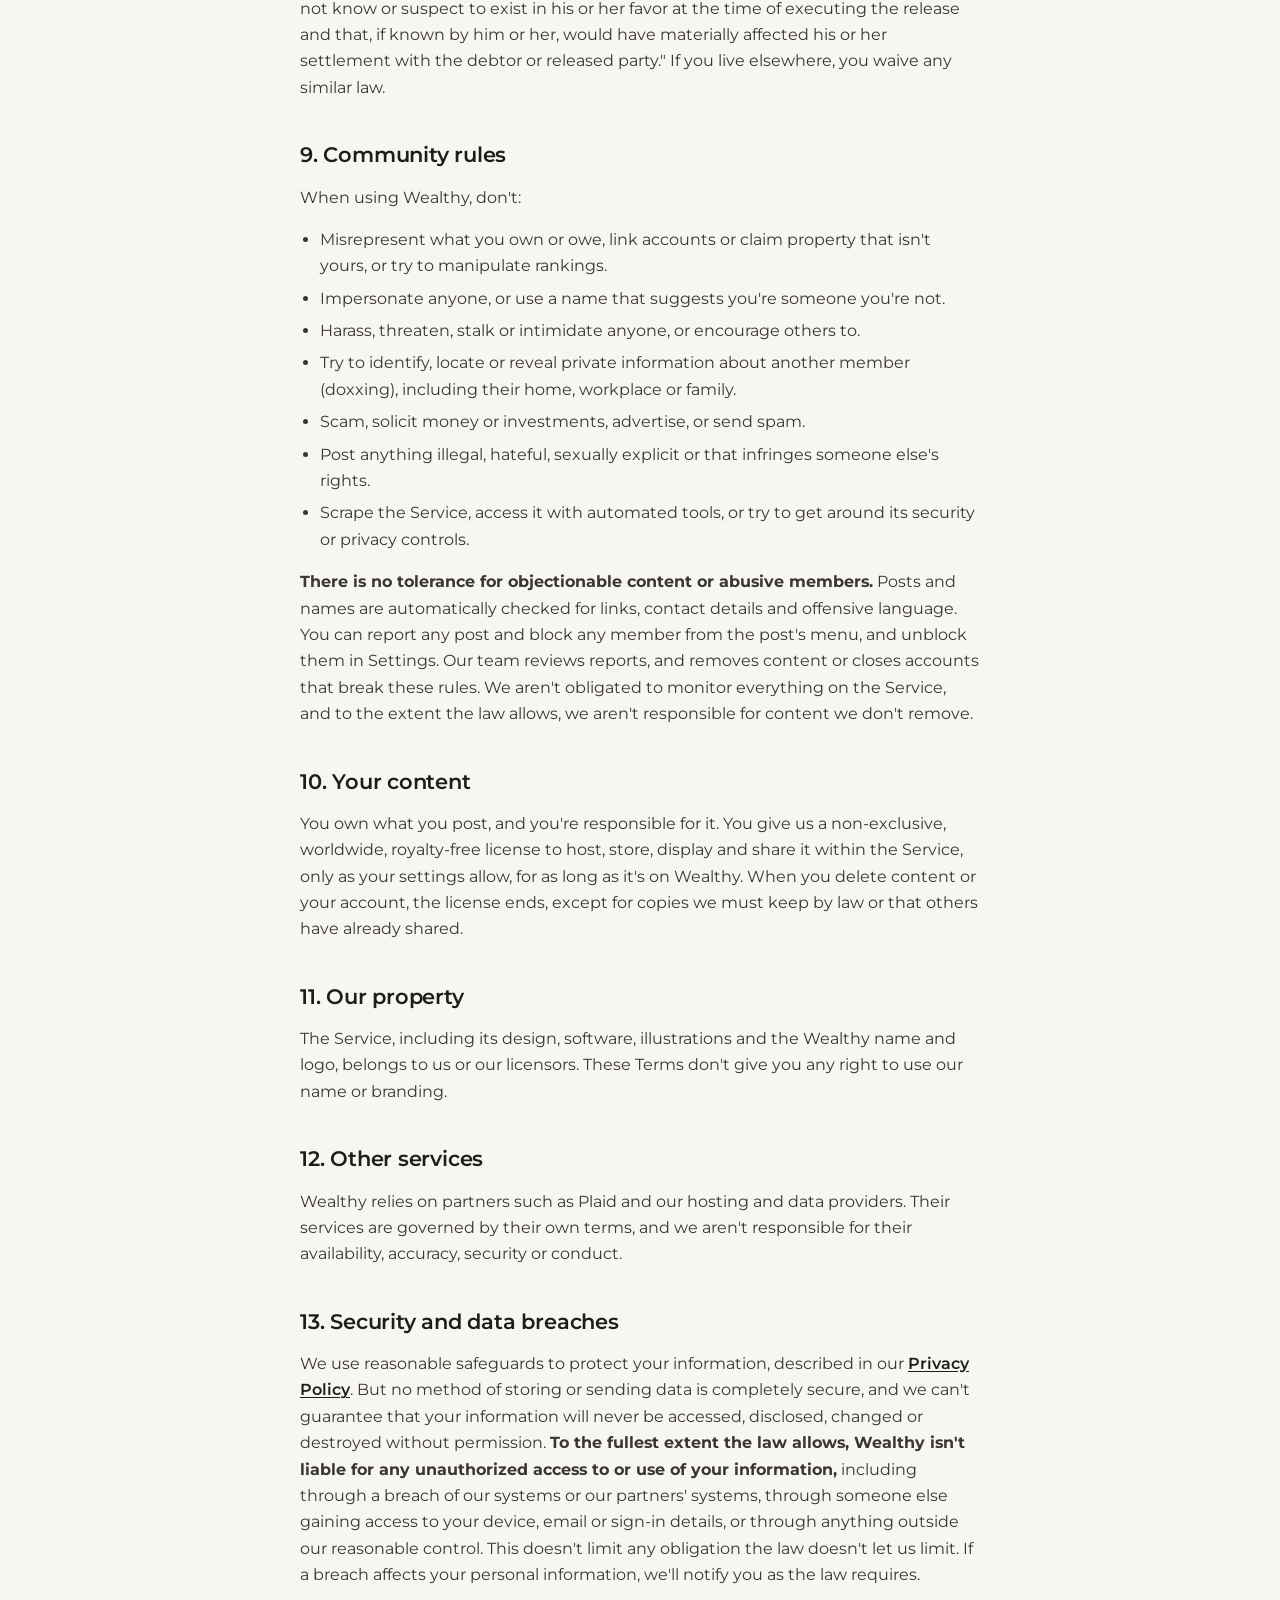
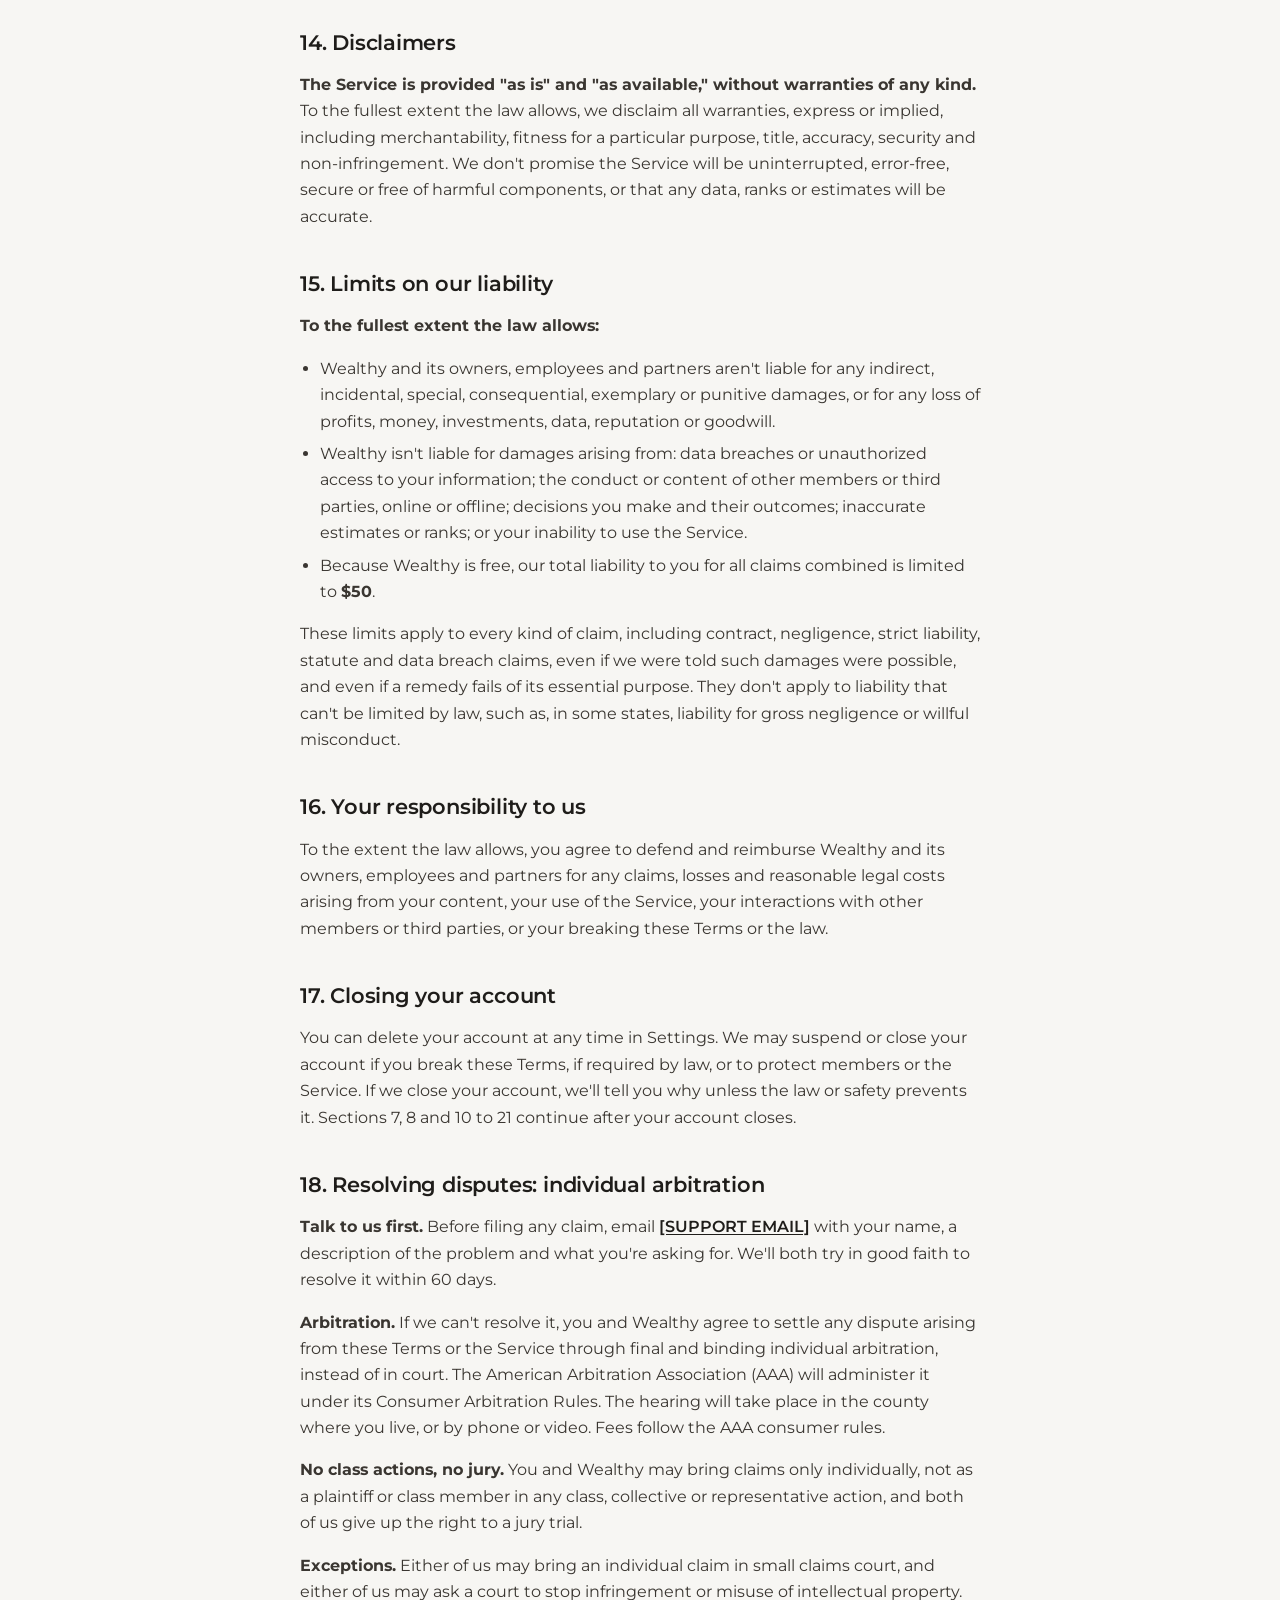
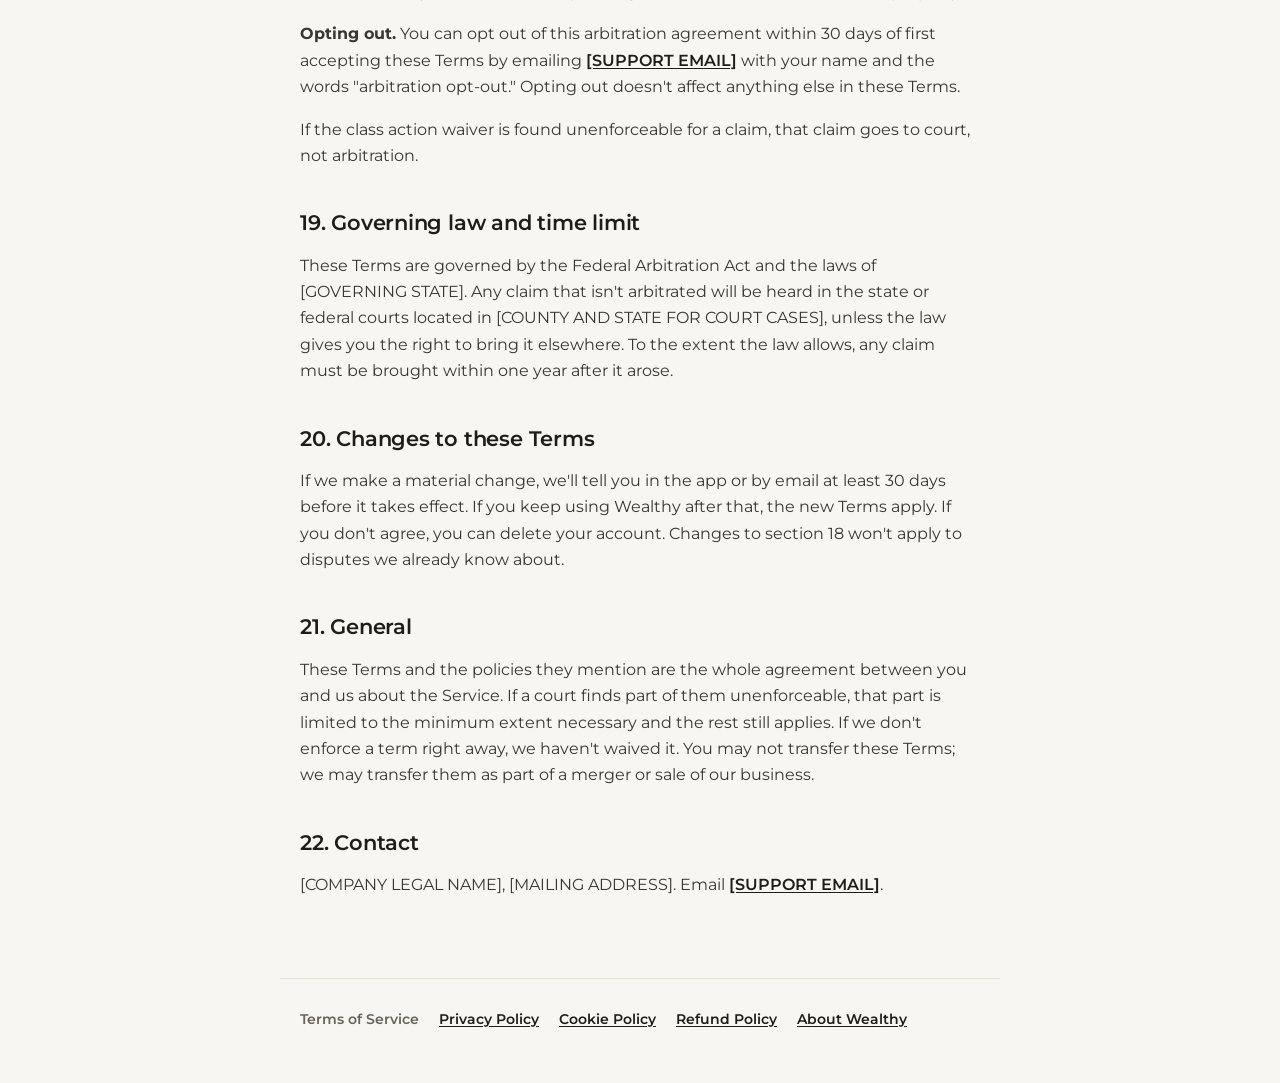
<file: terms.html>
<!doctype html>
<html lang="en">
<head>
<meta charset="utf-8">
<meta name="viewport" content="width=device-width, initial-scale=1, viewport-fit=cover">
<title>Terms of Service · Wealthy</title>
<meta name="description" content="The rules for using Wealthy.">
<link rel="icon" type="image/png" sizes="32x32" href="wealthy-favicon-32.png">
<link rel="apple-touch-icon" sizes="180x180" href="wealthy-apple-touch-180.png?v=3">
<link rel="stylesheet" href="legal.css">
<script src="business.js" defer></script>
</head>
<body>
<nav aria-label="Skip link"><a class="skip-link" href="#content">Skip to main content</a></nav>
<header class="legal-top"><span class="brand"><svg class="bag" width="22" height="22" viewBox="0 0 64 64" aria-hidden="true" focusable="false"><path class="bag-body" d="M24 7c3 2.6 5.6 3.4 8 3.4S37 9.6 40 7l-3.2 12.4H27.2z"/><rect class="bag-band" x="25" y="19" width="14" height="5.5" rx="2.75"/><path class="bag-body" d="M27 24.5C15.5 30 9.5 40.5 10.2 49c.7 7.6 8.6 11 21.8 11s21.1-3.4 21.8-11c.7-8.5-5.3-19-16.8-24.5z"/><path class="bag-sign" d="M38.2 37.2c-1.4-1.9-3.5-2.9-6.1-2.9-3.5 0-6 1.8-6 4.5 0 6.2 12.4 3.4 12.4 9.6 0 2.8-2.7 4.6-6.3 4.6-2.7 0-5-1.1-6.5-3.1M32.1 30.8v3.5M32.1 53v3.4"/></svg><span class="wordmark">Wealthy</span></span><a class="back" href="index.html">Back to the app</a></header>
<main class="legal" id="content">
<h1>Terms of Service</h1>
<p class="meta">Effective <span data-biz="effectiveDate">[EFFECTIVE DATE]</span>. Version 1.1.</p>

<section class="summary" aria-labelledby="summary-title">
<h2 id="summary-title">The short version</h2>
<ul>
<li>You must be 18 or older and live in the United States.</li>
<li>Wealthy is free. There are no fees, subscriptions or in-app purchases.</li>
<li>Net worth figures, ranks and percentiles are estimates for information only. They aren't financial advice, and your decisions are your own.</li>
<li>You decide what to share, and you're responsible for what you share and for how you deal with other members, online or offline.</li>
<li>Wealthy is provided "as is." To the fullest extent the law allows, we aren't responsible for data breaches, other members' actions, or the outcomes of your decisions, and our liability is capped at $50.</li>
<li>Disputes are settled by individual arbitration, not class actions. You can opt out within 30 days (section 18).</li>
</ul>
</section>

<div class="notice"><strong>Please read sections 13 to 18 carefully.</strong> They limit our responsibility to you and explain how disputes are resolved. Some states don't allow some of these limits, so parts may not apply to you.</div>

<div class="notice"><strong>About the test version.</strong> Ranks, amounts and sample members in the test app are made up, and it doesn't connect to bank accounts. Nothing in it reflects anyone's real wealth. Live test accounts are real accounts that other testers can see, and these Terms apply to them in full. We may remove all live test accounts when testing ends.</div>

<h2 id="agreement">1. Agreement</h2>
<p>These Terms are an agreement between you and <span data-biz="legalName">[COMPANY LEGAL NAME]</span> ("Wealthy", "we", "us") about your use of the Wealthy app and website (the "Service"). By creating an account or using the Service, you agree to these Terms and confirm you've read our <a href="privacy.html">Privacy Policy</a>. If you don't agree, don't use the Service.</p>
<p>On Wealthy, posts are called <strong>Flexes</strong>, and liking a Flex is called <strong>flexing</strong> it (it then shows as "Flexed"). In these Terms, "posts" includes Flexes and "likes" includes flexes.</p>

<h2 id="eligibility">2. Who can use Wealthy</h2>
<ul>
<li>You must be at least 18 years old.</li>
<li>You must live in the United States.</li>
<li>You may have only one account, and it must be for yourself.</li>
<li>You can't use Wealthy if we've previously closed your account for breaking these Terms.</li>
</ul>

<h2 id="account">3. Your account and its security</h2>
<p>Give us accurate information. You're responsible for keeping your device, email account and sign-in details secure, and for all activity on your account. Tell us right away at <a data-biz="supportEmail" href="#">[SUPPORT EMAIL]</a> if you think someone else has accessed it. To the extent the law allows, we aren't responsible for losses caused by someone using your device, email or sign-in details.</p>

<h2 id="free">4. Wealthy is free</h2>
<p>Wealthy costs nothing to use. There are no fees, subscriptions, in-app purchases or hidden charges, and we never ask for your payment card. If we ever decide to offer something paid, we'll update these Terms first, tell you in advance, and you'll have to agree before you could ever be charged. Nothing will be charged automatically. See our <a href="refunds.html">Refund Policy</a>.</p>

<h2 id="how">5. Estimates, not advice</h2>
<ul>
<li><strong>Estimates only.</strong> Net worth, ranks and population percentiles are calculated from data supplied by you, our partners and public statistics. They can be incomplete, delayed or wrong, and we don't guarantee their accuracy. Ranks among members compare you only with other Wealthy members.</li>
<li><strong>Not advice.</strong> Nothing in Wealthy is financial, investment, tax, legal or credit advice, or a recommendation to buy, sell or hold anything. Wealthy doesn't move money or make credit decisions.</li>
<li><strong>Your decisions are yours.</strong> You're solely responsible for any decision you make, and its outcome, whether or not it involved anything you saw on Wealthy, including anything other members post. Talk to a qualified professional before making financial decisions.</li>
<li><strong>Verification.</strong> Only items we can verify count toward your rank. We may change how we verify or calculate values, and may remove items we can't verify.</li>
</ul>

<h2 id="linking">6. Linking your accounts</h2>
<p>When you link a financial account, you confirm you have the right to do so, and you authorize Wealthy and our partner Plaid Inc. to access and transmit your account information from your financial institution on your behalf, read-only, to provide the Service. Plaid handles your information under the <a href="https://plaid.com/legal/#end-user-privacy-policy">Plaid End User Privacy Policy</a>. You can disconnect an account at any time. We don't control your financial institutions or our data partners, and we don't guarantee that any connection will always be available or accurate.</p>

<h2 id="sharing">7. What you share, and the risks</h2>
<p>You decide what other members see: how your net worth appears, how specific your location is, and whether you appear on public leaderboards (they're off until you turn them on). Anything you choose to make public can be seen, copied, screenshotted and shared by other members and by anyone they show it to, and we can't control or undo that. Sharing information about your wealth can carry real risks, including unwanted attention, scams and targeting. You choose what to share and accept those risks. Think carefully before showing an exact amount or your city.</p>

<h2 id="members">8. Other members</h2>
<p>We check that members are adults and that linked accounts belong to them, but we don't screen members' intentions or verify what they say in posts, comments or messages. We aren't responsible for the conduct of any member, or for any content they post, whether online or offline. Please be careful:</p>
<ul>
<li>Never send money to, or invest with, someone because of Wealthy.</li>
<li>Don't share your home address, workplace or schedule.</li>
<li>Use caution if you decide to meet anyone in person.</li>
</ul>
<p><strong>Release.</strong> To the fullest extent the law allows, you release Wealthy and its owners, employees and partners from all claims, damages and losses (known or unknown) arising from disputes or interactions between you and other members or third parties. If you live in California, you waive California Civil Code section 1542, which says: "A general release does not extend to claims that the creditor or releasing party does not know or suspect to exist in his or her favor at the time of executing the release and that, if known by him or her, would have materially affected his or her settlement with the debtor or released party." If you live elsewhere, you waive any similar law.</p>

<h2 id="rules">9. Community rules</h2>
<p>When using Wealthy, don't:</p>
<ul>
<li>Misrepresent what you own or owe, link accounts or claim property that isn't yours, or try to manipulate rankings.</li>
<li>Impersonate anyone, or use a name that suggests you're someone you're not.</li>
<li>Harass, threaten, stalk or intimidate anyone, or encourage others to.</li>
<li>Try to identify, locate or reveal private information about another member (doxxing), including their home, workplace or family.</li>
<li>Scam, solicit money or investments, advertise, or send spam.</li>
<li>Post anything illegal, hateful, sexually explicit or that infringes someone else's rights.</li>
<li>Scrape the Service, access it with automated tools, or try to get around its security or privacy controls.</li>
</ul>
<p><strong>There is no tolerance for objectionable content or abusive members.</strong> Posts and names are automatically checked for links, contact details and offensive language. You can report any post and block any member from the post's menu, and unblock them in Settings. Our team reviews reports, and removes content or closes accounts that break these rules. We aren't obligated to monitor everything on the Service, and to the extent the law allows, we aren't responsible for content we don't remove.</p>

<h2 id="content">10. Your content</h2>
<p>You own what you post, and you're responsible for it. You give us a non-exclusive, worldwide, royalty-free license to host, store, display and share it within the Service, only as your settings allow, for as long as it's on Wealthy. When you delete content or your account, the license ends, except for copies we must keep by law or that others have already shared.</p>

<h2 id="ours">11. Our property</h2>
<p>The Service, including its design, software, illustrations and the Wealthy name and logo, belongs to us or our licensors. These Terms don't give you any right to use our name or branding.</p>

<h2 id="third">12. Other services</h2>
<p>Wealthy relies on partners such as Plaid and our hosting and data providers. Their services are governed by their own terms, and we aren't responsible for their availability, accuracy, security or conduct.</p>

<h2 id="security">13. Security and data breaches</h2>
<p>We use reasonable safeguards to protect your information, described in our <a href="privacy.html#security">Privacy Policy</a>. But no method of storing or sending data is completely secure, and we can't guarantee that your information will never be accessed, disclosed, changed or destroyed without permission. <strong>To the fullest extent the law allows, Wealthy isn't liable for any unauthorized access to or use of your information,</strong> including through a breach of our systems or our partners' systems, through someone else gaining access to your device, email or sign-in details, or through anything outside our reasonable control. This doesn't limit any obligation the law doesn't let us limit. If a breach affects your personal information, we'll notify you as the law requires.</p>

<h2 id="disclaimers">14. Disclaimers</h2>
<p><strong>The Service is provided "as is" and "as available," without warranties of any kind.</strong> To the fullest extent the law allows, we disclaim all warranties, express or implied, including merchantability, fitness for a particular purpose, title, accuracy, security and non-infringement. We don't promise the Service will be uninterrupted, error-free, secure or free of harmful components, or that any data, ranks or estimates will be accurate.</p>

<h2 id="liability">15. Limits on our liability</h2>
<p><strong>To the fullest extent the law allows:</strong></p>
<ul>
<li>Wealthy and its owners, employees and partners aren't liable for any indirect, incidental, special, consequential, exemplary or punitive damages, or for any loss of profits, money, investments, data, reputation or goodwill.</li>
<li>Wealthy isn't liable for damages arising from: data breaches or unauthorized access to your information; the conduct or content of other members or third parties, online or offline; decisions you make and their outcomes; inaccurate estimates or ranks; or your inability to use the Service.</li>
<li>Because Wealthy is free, our total liability to you for all claims combined is limited to <strong>$50</strong>.</li>
</ul>
<p>These limits apply to every kind of claim, including contract, negligence, strict liability, statute and data breach claims, even if we were told such damages were possible, and even if a remedy fails of its essential purpose. They don't apply to liability that can't be limited by law, such as, in some states, liability for gross negligence or willful misconduct.</p>

<h2 id="indemnity">16. Your responsibility to us</h2>
<p>To the extent the law allows, you agree to defend and reimburse Wealthy and its owners, employees and partners for any claims, losses and reasonable legal costs arising from your content, your use of the Service, your interactions with other members or third parties, or your breaking these Terms or the law.</p>

<h2 id="ending">17. Closing your account</h2>
<p>You can delete your account at any time in Settings. We may suspend or close your account if you break these Terms, if required by law, or to protect members or the Service. If we close your account, we'll tell you why unless the law or safety prevents it. Sections 7, 8 and 10 to 21 continue after your account closes.</p>

<h2 id="disputes">18. Resolving disputes: individual arbitration</h2>
<p><strong>Talk to us first.</strong> Before filing any claim, email <a data-biz="supportEmail" href="#">[SUPPORT EMAIL]</a> with your name, a description of the problem and what you're asking for. We'll both try in good faith to resolve it within 60 days.</p>
<p><strong>Arbitration.</strong> If we can't resolve it, you and Wealthy agree to settle any dispute arising from these Terms or the Service through final and binding individual arbitration, instead of in court. The American Arbitration Association (AAA) will administer it under its Consumer Arbitration Rules. The hearing will take place in the county where you live, or by phone or video. Fees follow the AAA consumer rules.</p>
<p><strong>No class actions, no jury.</strong> You and Wealthy may bring claims only individually, not as a plaintiff or class member in any class, collective or representative action, and both of us give up the right to a jury trial.</p>
<p><strong>Exceptions.</strong> Either of us may bring an individual claim in small claims court, and either of us may ask a court to stop infringement or misuse of intellectual property.</p>
<p><strong>Opting out.</strong> You can opt out of this arbitration agreement within 30 days of first accepting these Terms by emailing <a data-biz="supportEmail" href="#">[SUPPORT EMAIL]</a> with your name and the words "arbitration opt-out." Opting out doesn't affect anything else in these Terms.</p>
<p>If the class action waiver is found unenforceable for a claim, that claim goes to court, not arbitration.</p>

<h2 id="law">19. Governing law and time limit</h2>
<p>These Terms are governed by the Federal Arbitration Act and the laws of <span data-biz="governingLaw">[GOVERNING STATE]</span>. Any claim that isn't arbitrated will be heard in the state or federal courts located in <span data-biz="courtVenue">[COUNTY AND STATE FOR COURT CASES]</span>, unless the law gives you the right to bring it elsewhere. To the extent the law allows, any claim must be brought within one year after it arose.</p>

<h2 id="changes">20. Changes to these Terms</h2>
<p>If we make a material change, we'll tell you in the app or by email at least 30 days before it takes effect. If you keep using Wealthy after that, the new Terms apply. If you don't agree, you can delete your account. Changes to section 18 won't apply to disputes we already know about.</p>

<h2 id="general">21. General</h2>
<p>These Terms and the policies they mention are the whole agreement between you and us about the Service. If a court finds part of them unenforceable, that part is limited to the minimum extent necessary and the rest still applies. If we don't enforce a term right away, we haven't waived it. You may not transfer these Terms; we may transfer them as part of a merger or sale of our business.</p>

<h2 id="contact">22. Contact</h2>
<p><span data-biz="legalName">[COMPANY LEGAL NAME]</span>, <span data-biz="address">[MAILING ADDRESS]</span>. Email <a data-biz="supportEmail" href="#">[SUPPORT EMAIL]</a>.</p>
</main>
<nav class="policy-nav" aria-label="Policies">
<a href="terms.html" aria-current="page">Terms of Service</a><a href="privacy.html">Privacy Policy</a><a href="cookies.html">Cookie Policy</a><a href="refunds.html">Refund Policy</a><a href="index.html#about">About Wealthy</a>
</nav>
</body>
</html>
</file>
<file: legal.css>
/* Montserrat, SIL Open Font License 1.1 (see OFL.txt). Served from this site, not from a third party. */
@font-face {
  font-family: 'Montserrat';
  font-style: normal;
  font-weight: 400 700;
  font-display: swap;
  src: url('Montserrat-latin.woff2') format('woff2');
}
:root {
  --font: 'Gotham', 'Montserrat', 'Helvetica Neue', Helvetica, Arial, sans-serif;
  --ground: #F7F6F3; --surface: #FFFFFF; --surface-2: #EFECE6;
  --ink: #1F1D1A; --text-2: #3A3631; --muted: #67625A; --line: #E4E0D8; --accent: #76644F;
  color-scheme: light dark;
  box-sizing: border-box;
  padding-top: env(safe-area-inset-top, 0px);
  padding-bottom: env(safe-area-inset-bottom, 0px);
}
@media (prefers-color-scheme: dark) {
  :root:not([data-theme="light"]) {
    --ground: #161513; --surface: #1F1D1A; --surface-2: #2A2723;
    --ink: #F2EFE9; --text-2: #D8D3CA; --muted: #A8A399; --line: #34302B; --accent: #C7B49A;
  }
}
:root[data-theme="dark"] {
  --ground: #161513; --surface: #1F1D1A; --surface-2: #2A2723;
  --ink: #F2EFE9; --text-2: #D8D3CA; --muted: #A8A399; --line: #34302B; --accent: #C7B49A;
}
*, *::before, *::after { box-sizing: inherit; }
html { background: var(--ground); scroll-padding-top: calc(16px + env(safe-area-inset-top, 0px)); -webkit-text-size-adjust: 100%; }
body { margin: 0; background: var(--ground); color: var(--text-2); font-family: var(--font); font-size: 16px; line-height: 1.65; -webkit-font-smoothing: antialiased; }
:focus-visible { outline: 2px solid var(--accent); outline-offset: 2px; }
a { color: var(--ink); font-weight: 600; text-underline-offset: 2px; }
.skip-link { position: absolute; left: 12px; top: -80px; padding: 10px 14px; border-radius: 10px; background: var(--ink); color: var(--ground); text-decoration: none; z-index: 10; }
.skip-link:focus { top: calc(8px + env(safe-area-inset-top, 0px)); }
.legal-top { max-width: 720px; margin: 0 auto; padding: 16px 20px 0; display: flex; align-items: center; justify-content: space-between; gap: 12px; }
.wordmark { font-weight: 600; font-size: 16px; letter-spacing: 0.32em; text-transform: uppercase; color: var(--ink); }
.brand { display: inline-flex; align-items: center; gap: 8px; color: var(--ink); }
.bag .bag-body { fill: currentColor; }
.bag .bag-band { fill: var(--accent); }
.bag .bag-sign { fill: none; stroke: var(--ground); stroke-width: 3.2; stroke-linecap: round; stroke-linejoin: round; }
.back { display: inline-flex; align-items: center; gap: 6px; min-height: 44px; font-size: 14px; }
.legal { max-width: 720px; margin: 0 auto; padding: 8px 20px 64px; }
.legal h1 { margin: 24px 0 8px; font-size: 34px; font-weight: 500; line-height: 1.15; letter-spacing: -0.02em; color: var(--ink); }
.legal h2 { margin: 40px 0 8px; font-size: 21px; font-weight: 600; line-height: 1.3; letter-spacing: -0.01em; color: var(--ink); }
.legal h3 { margin: 24px 0 4px; font-size: 16px; font-weight: 600; color: var(--ink); }
.legal p, .legal li { max-width: 68ch; }
.legal ul, .legal ol { padding-left: 1.25em; }
.legal li { margin: 6px 0; }
.meta { margin: 0; font-size: 14px; color: var(--muted); }
.summary { margin: 24px 0 8px; padding: 18px 20px; border-radius: 16px; background: var(--surface); border: 1px solid var(--line); }
.summary h2 { margin-top: 0; font-size: 17px; }
.summary ul { margin: 8px 0 0; }
.notice { margin: 20px 0; padding: 14px 16px; border-radius: 12px; background: var(--surface-2); font-size: 15px; }
.table-wrap { overflow-x: auto; margin: 16px 0; border: 1px solid var(--line); border-radius: 12px; }
table { width: 100%; border-collapse: collapse; font-size: 14px; line-height: 1.5; min-width: 520px; }
th, td { text-align: left; vertical-align: top; padding: 10px 12px; border-bottom: 1px solid var(--line); }
th { color: var(--ink); font-weight: 600; background: var(--surface); }
tr:last-child td { border-bottom: 0; }
.policy-nav { max-width: 720px; margin: 0 auto; padding: 24px 20px 48px; border-top: 1px solid var(--line); display: flex; flex-wrap: wrap; gap: 4px 20px; font-size: 14px; }
.policy-nav a { min-height: 32px; display: inline-flex; align-items: center; }
.policy-nav a[aria-current="page"] { color: var(--muted); text-decoration: none; }
</file>
